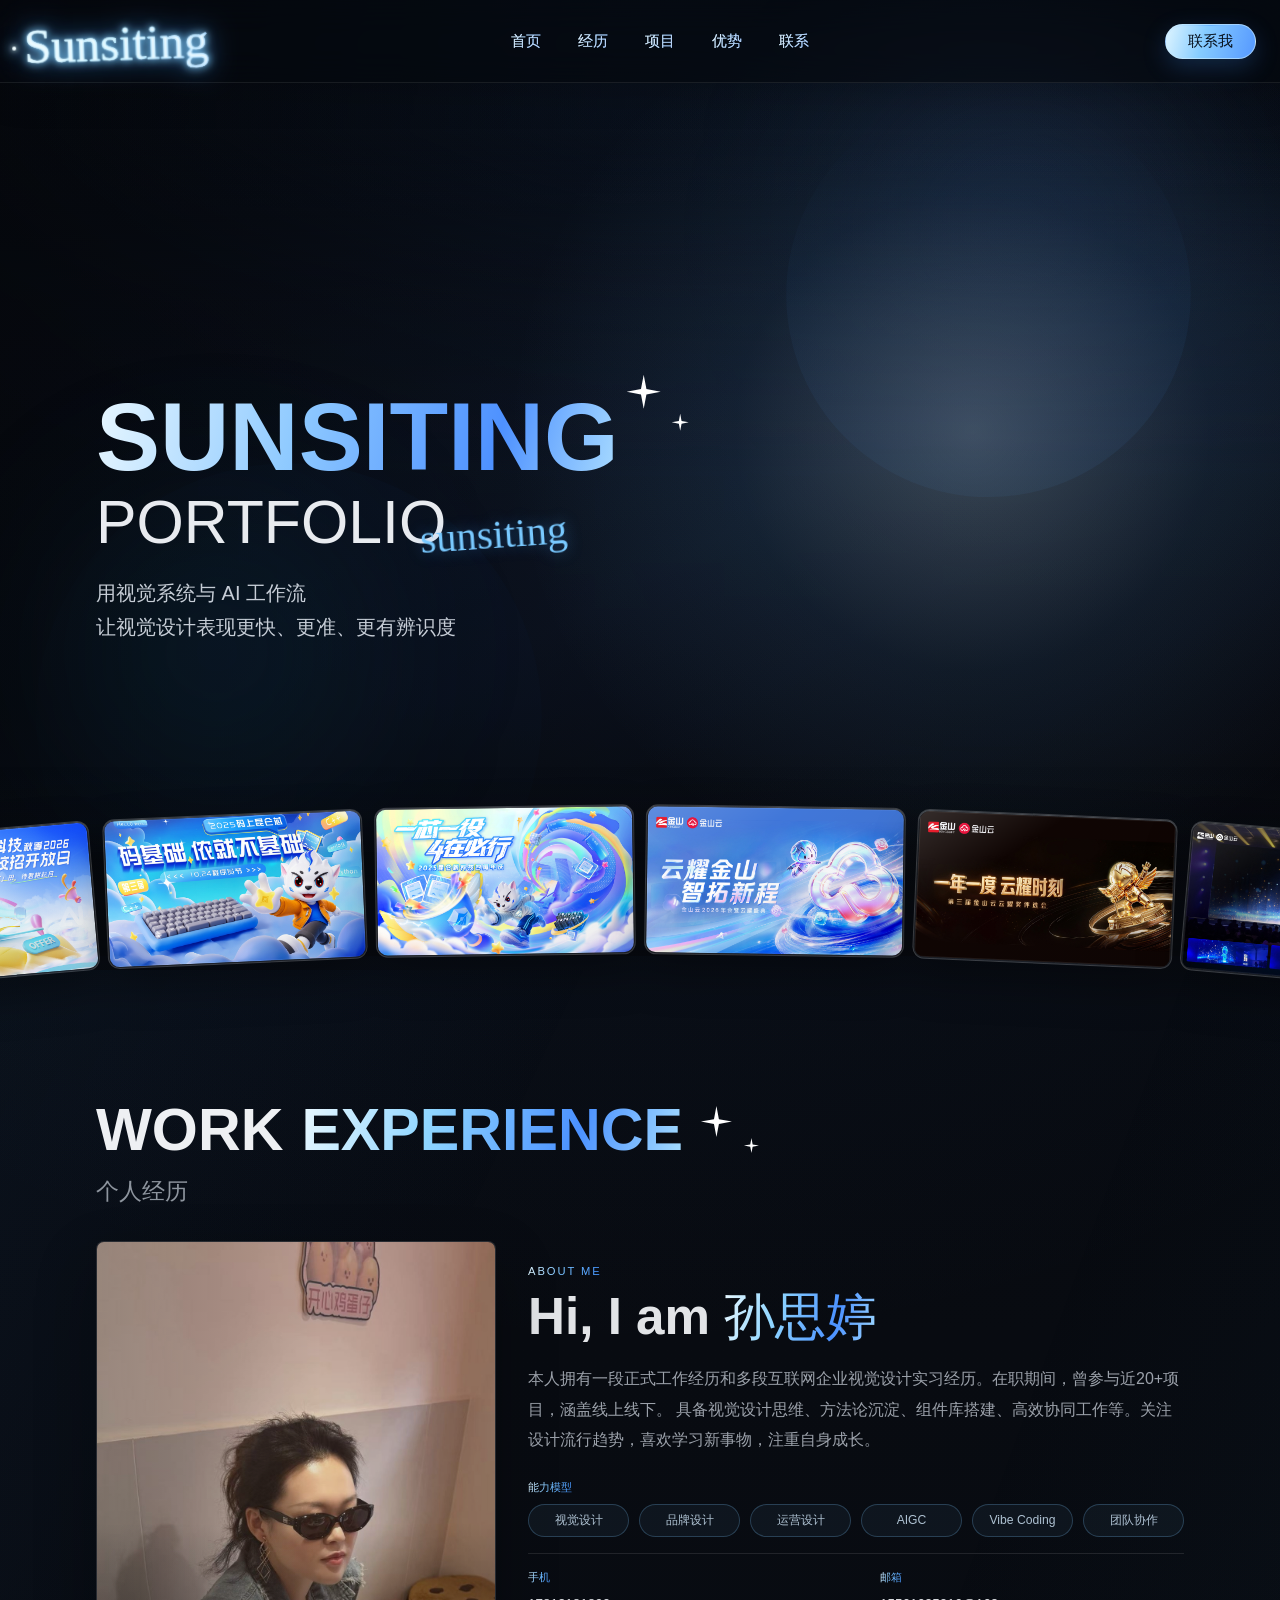
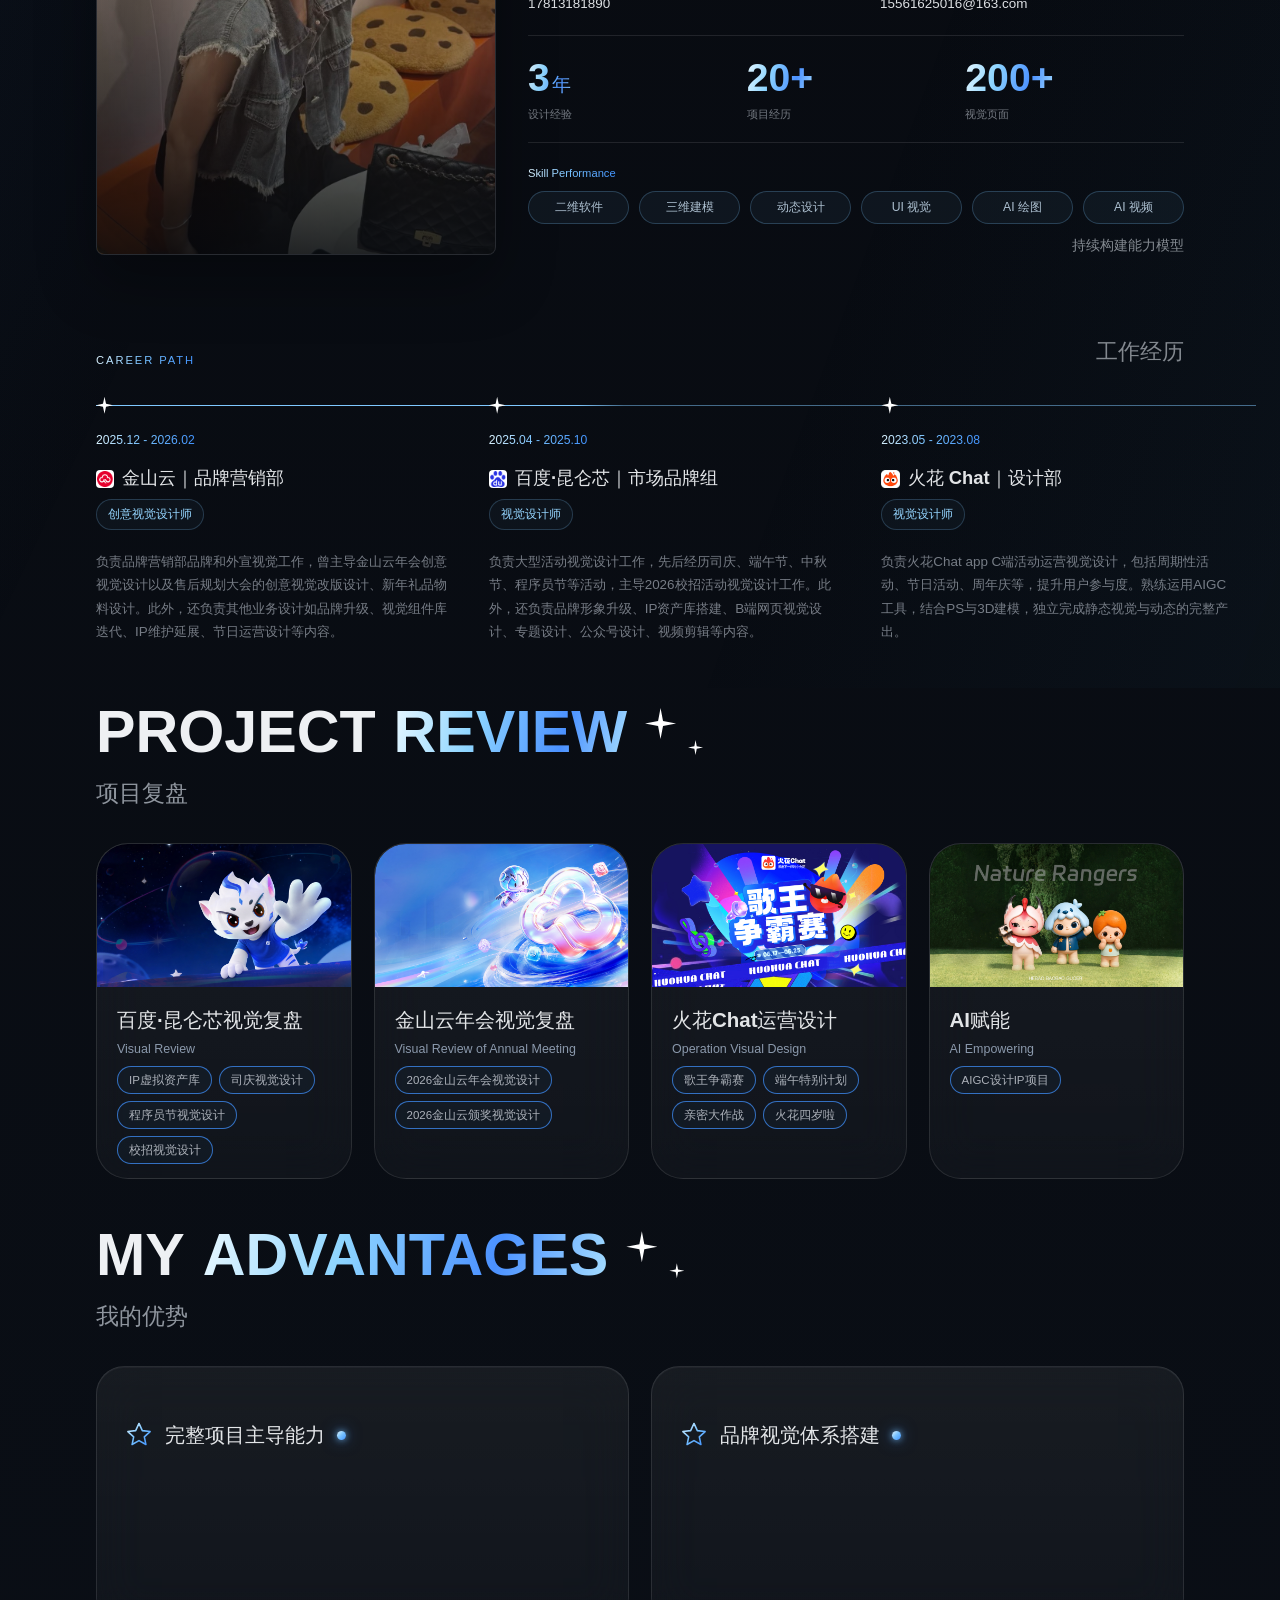
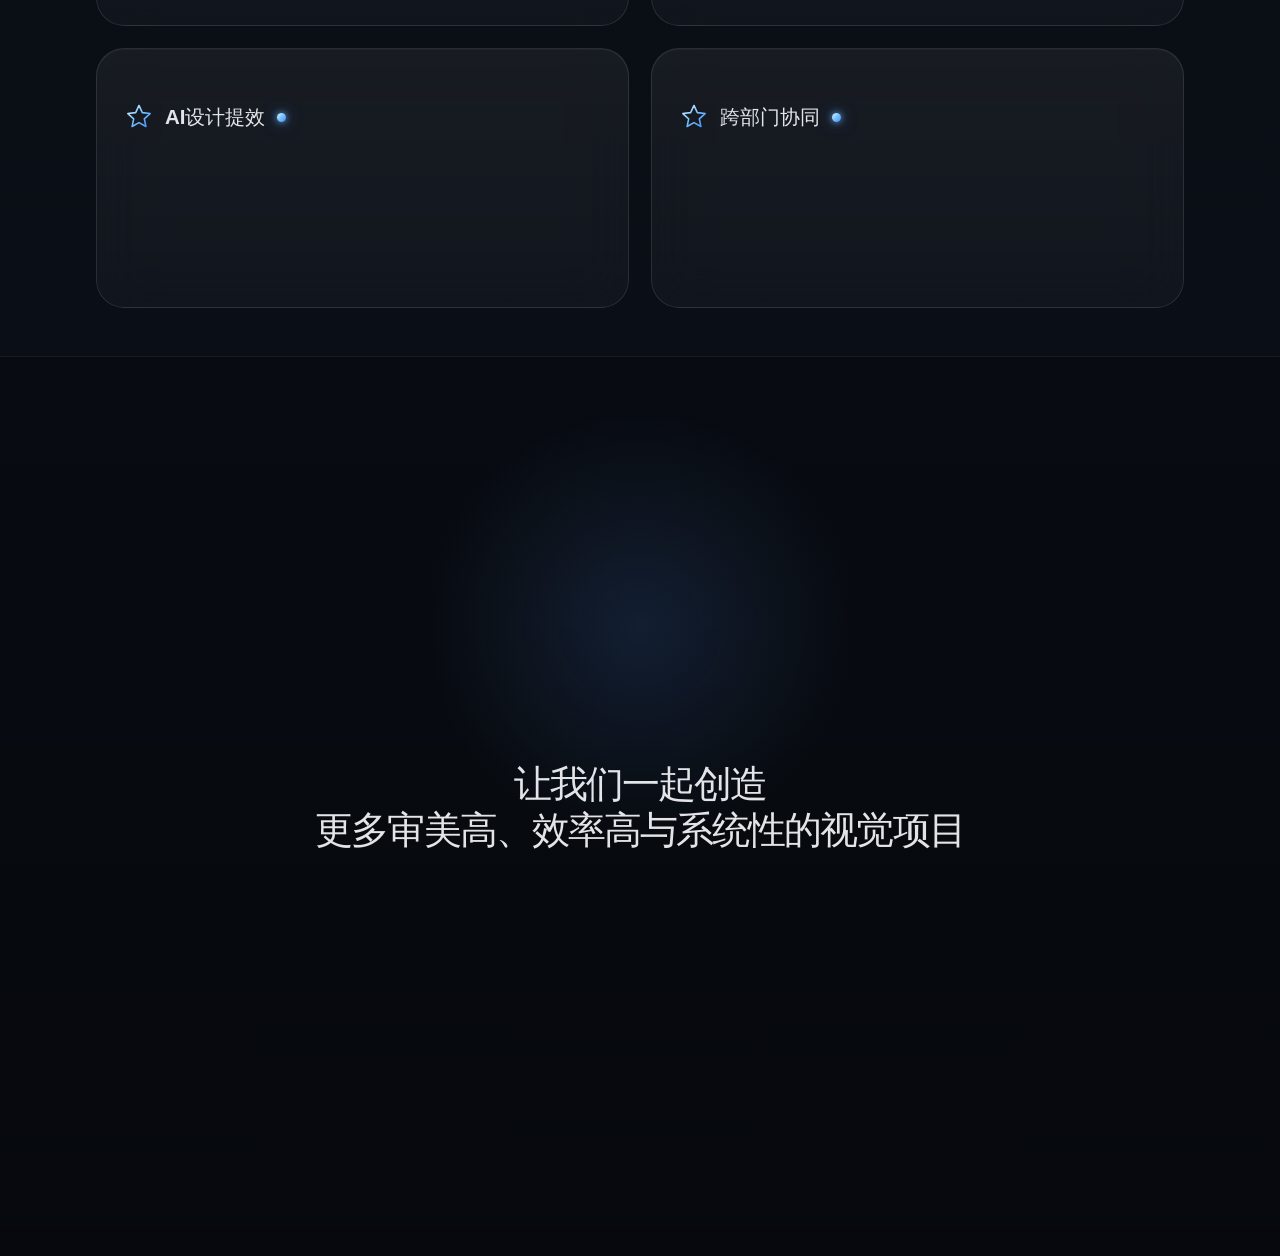
<file: index.html>
<!doctype html>
<html lang="zh-CN">
  <head>
    <meta charset="UTF-8" />
    <meta name="viewport" content="width=device-width, initial-scale=1.0" />
    <title>孙思婷｜作品集</title>
    <meta
      name="description"
      content="视觉设计师、品牌设计师、运营设计师、AI设计师孙思婷的个人作品集。"
    />
    <style>
      :root {
        --font-cn: "Noto Sans SC", "PingFang SC", "Hiragino Sans GB", "Microsoft YaHei", "Segoe UI", sans-serif;
        --font-en: "Segoe UI", "Helvetica Neue", Arial, sans-serif;
      }

      html, body {
        font-family: var(--font-cn);
      }

      body {
        -webkit-font-smoothing: antialiased;
        -moz-osx-font-smoothing: grayscale;
      }

      .contact-details {
        display: none !important;
      }

      .contact-layout {
        grid-template-columns: 1fr !important;
        justify-items: center;
      }

      .contact-copy {
        text-align: center;
      }

      .contact-copy h2 span:nth-child(3) {
        display: none !important;
      }

    </style>
    <script type="module" crossorigin src="/assets/index-Bw6V44PC.js"></script>
    <link rel="stylesheet" crossorigin href="/assets/index-bKSvauo7.css">
  </head>
  <body>
    <div id="root"></div>
    <script>
      var style = document.createElement('style');
      style.textContent = '.project-card { cursor: pointer; } .project-tags .is-hidden-by-request { display: none; } .project-hover-gallery.is-project-4 .project-hover-gallery-inner { justify-content: flex-end; transform: none !important; } .project-hover-gallery.is-project-4 .project-preview-item:nth-child(2) { display: none; }';
      document.head.appendChild(style);

      var hideSkillTag = function () {
        document.querySelectorAll('.project-tags .specular-pill').forEach(function (tag) {
          if (tag.textContent.trim() === 'Skill沉淀') tag.classList.add('is-hidden-by-request');
        });
      };

      var updateContactCopy = function () {
        var lines = document.querySelectorAll('.contact-copy h2 span');
        if (lines.length > 1 && lines[1].textContent !== '更多审美高、效率高与系统性的视觉项目') {
          lines[1].textContent = '更多审美高、效率高与系统性的视觉项目';
        }
      };

      var timers = new WeakMap();
      var setupProjectZone = function (zone) {
        if (zone.dataset.hoverDelayReady) return;
        zone.dataset.hoverDelayReady = 'true';

        zone.addEventListener('pointerleave', function (event) {
          var lockedUntil = Number(zone.dataset.lockedUntil || 0);
          if (Date.now() >= lockedUntil) return;
          event.stopPropagation();
        });

        var detailPreview = zone.querySelector('.project-preview-item:first-of-type img');
        if (detailPreview && !detailPreview.dataset.detailLinkReady) {
          detailPreview.dataset.detailLinkReady = 'true';
          detailPreview.addEventListener('click', function (event) {
            event.preventDefault();
            event.stopPropagation();
            window.location.href = 'kunlun-ip-detail.html';
          });
        }

        zone.addEventListener('pointerenter', function () {
          zone.querySelectorAll('.project-card').forEach(function (card) {
            if (card.dataset.hoverDelayReady) return;
            card.dataset.hoverDelayReady = 'true';
            card.addEventListener('pointerleave', function () {
              var timer = setTimeout(function () {
                zone.dataset.lockedUntil = '0';
                zone.dispatchEvent(new PointerEvent('pointerleave', { bubbles: false }));
              }, 10000);
              timers.set(card, timer);
              zone.dataset.lockedUntil = String(Date.now() + 10000);
            });
            card.addEventListener('pointerenter', function () {
              clearTimeout(timers.get(card));
              zone.dataset.lockedUntil = '0';
            });
            card.addEventListener('click', function () {
              clearTimeout(timers.get(card));
              zone.dataset.lockedUntil = String(Date.now() + 10000);
            });
          });

        });
      };

      new MutationObserver(function () {
        hideSkillTag();
        updateContactCopy();
        document.querySelectorAll('.project-interaction-zone').forEach(setupProjectZone);
      }).observe(document.body, { childList: true, subtree: true });
      hideSkillTag();
      updateContactCopy();

      document.addEventListener('click', function (event) {
        var anniversaryHero = event.target.closest('.hero-float-card:nth-of-type(4)');
        if (anniversaryHero) {
          event.preventDefault();
          event.stopPropagation();
          window.location.href = 'anniversary-detail.html';
          return;
        }

        var programmerHero = event.target.closest('.hero-float-card:nth-of-type(3)');
        if (programmerHero) {
          event.preventDefault();
          event.stopPropagation();
          window.location.href = 'programmer-day-detail.html';
          return;
        }

        var recruitmentHero = event.target.closest('.hero-float-card:nth-of-type(2)');
        if (recruitmentHero) {
          event.preventDefault();
          event.stopPropagation();
          window.location.href = 'campus-recruitment-detail.html';
          return;
        }

        var aigcTag = event.target.closest('.project-tags .specular-pill');
        if (aigcTag && aigcTag.textContent.trim() === 'AIGC设计IP项目') {
          event.preventDefault();
          event.stopPropagation();
          window.location.href = 'aigc-ip-detail.html';
          return;
        }

        var operationTag = event.target.closest('.project-tags .specular-pill');
        var operationCards = document.querySelectorAll('.project-card');
        if (operationTag && operationCards[2] === operationTag.closest('.project-card') && ['歌王争霸赛', '端午特别计划', '亲密大作战', '火花四岁啦'].indexOf(operationTag.textContent.trim()) !== -1) {
          event.preventDefault();
          event.stopPropagation();
          window.location.href = 'huohua-operation-detail.html';
          return;
        }

        var annualHero = event.target.closest('.hero-float-card:nth-of-type(5), .hero-float-card:nth-of-type(6)');
        if (annualHero) {
          event.preventDefault();
          event.stopPropagation();
          window.location.href = 'kingsoft-annual-detail.html';
          return;
        }

        var assetTag = event.target.closest('.project-card:first-of-type .project-tags .specular-pill');
        var projectCards = document.querySelectorAll('.project-card');
        if (assetTag && projectCards[0] === assetTag.closest('.project-card') && assetTag.textContent.trim() === 'IP虚拟资产库') {
          event.preventDefault();
          event.stopPropagation();
          window.location.href = 'kunlun-ip-detail.html';
          return;
        }

        var programmerTag = event.target.closest('.project-tags .specular-pill');
        if (programmerTag && projectCards[0] === programmerTag.closest('.project-card') && programmerTag.textContent.trim() === '程序员节视觉设计') {
          event.preventDefault();
          event.stopPropagation();
          window.location.href = 'programmer-day-detail.html';
          return;
        }

        var recruitmentTag = event.target.closest('.project-tags .specular-pill');
        if (recruitmentTag && projectCards[0] === recruitmentTag.closest('.project-card') && recruitmentTag.textContent.trim() === '校招视觉设计') {
          event.preventDefault();
          event.stopPropagation();
          window.location.href = 'campus-recruitment-detail.html';
          return;
        }

        var annualTag = event.target.closest('.project-tags .specular-pill');
        if (annualTag && projectCards[1] === annualTag.closest('.project-card') && (annualTag.textContent.trim() === '2026金山云年会视觉设计' || annualTag.textContent.trim() === '2026金山云颁奖视觉设计')) {
          event.preventDefault();
          event.stopPropagation();
          window.location.href = 'kingsoft-annual-detail.html';
          return;
        }

        var anniversaryTag = event.target.closest('.project-card:first-of-type .project-tags .specular-pill');
        if (anniversaryTag && projectCards[0] === anniversaryTag.closest('.project-card') && anniversaryTag.textContent.trim() === '司庆视觉设计') {
          event.preventDefault();
          event.stopPropagation();
          window.location.href = 'anniversary-detail.html';
          return;
        }

        var preview = event.target.closest('.project-preview-item');
        var previews = document.querySelectorAll('.project-preview-item');
        if (!preview) return;
        event.preventDefault();
        event.stopPropagation();
        var previewText = preview.textContent.trim();
        if (previewText.indexOf('AIGC设计IP项目') !== -1) window.location.href = 'aigc-ip-detail.html';
        else if (previewText.indexOf('歌王争霸赛') !== -1 || previewText.indexOf('端午特别计划') !== -1 || previewText.indexOf('亲密大作战') !== -1 || previewText.indexOf('火花四岁啦') !== -1) window.location.href = 'huohua-operation-detail.html';
        else if (previewText.indexOf('校招视觉设计') !== -1) window.location.href = 'campus-recruitment-detail.html';
        else if (previewText.indexOf('程序员节视觉设计') !== -1) window.location.href = 'programmer-day-detail.html';
        else if (previewText.indexOf('司庆视觉设计') !== -1) window.location.href = 'anniversary-detail.html';
        else if (previewText.indexOf('2026金山云年会视觉设计') !== -1 || previewText.indexOf('2026金山云颁奖视觉设计') !== -1) window.location.href = 'kingsoft-annual-detail.html';
        else if (previewText.indexOf('IP虚拟资产库') !== -1) window.location.href = 'kunlun-ip-detail.html';
        else return;
      }, true);
    </script>
  </body>
</html>
</file>
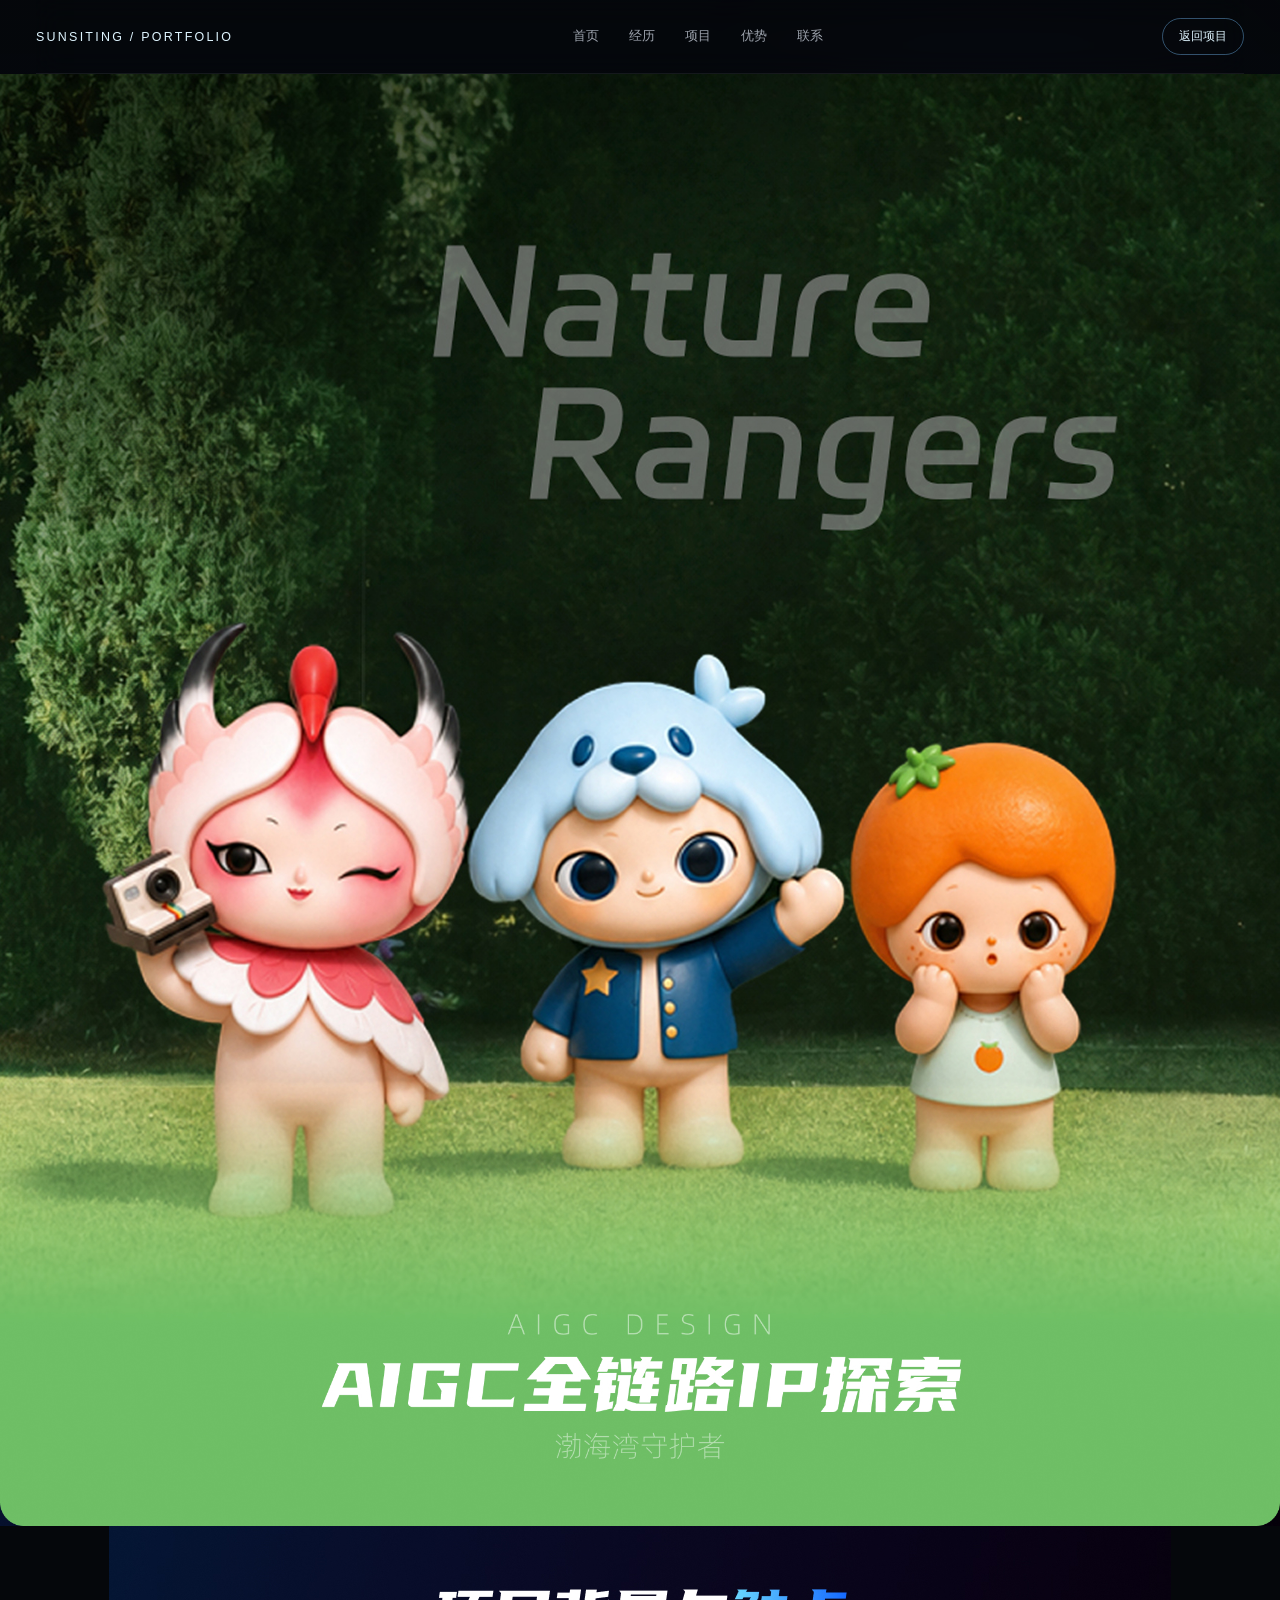
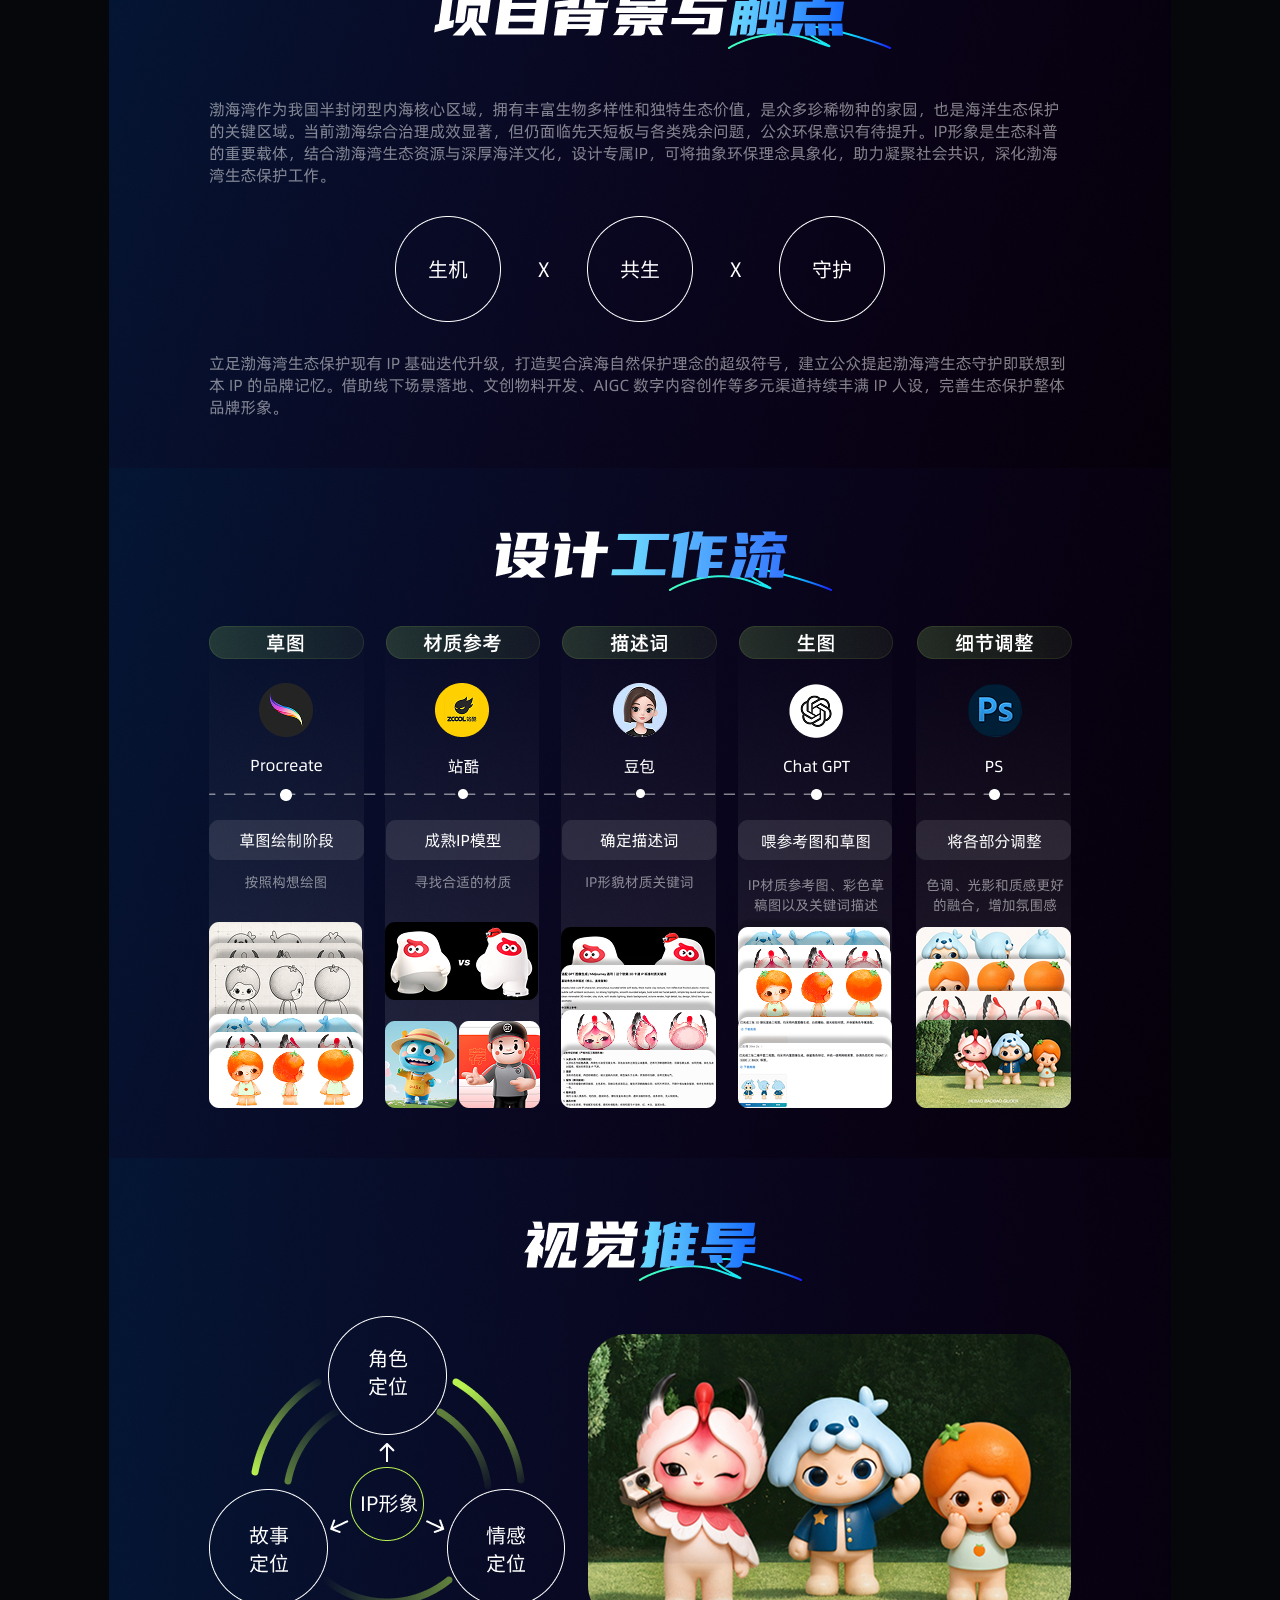
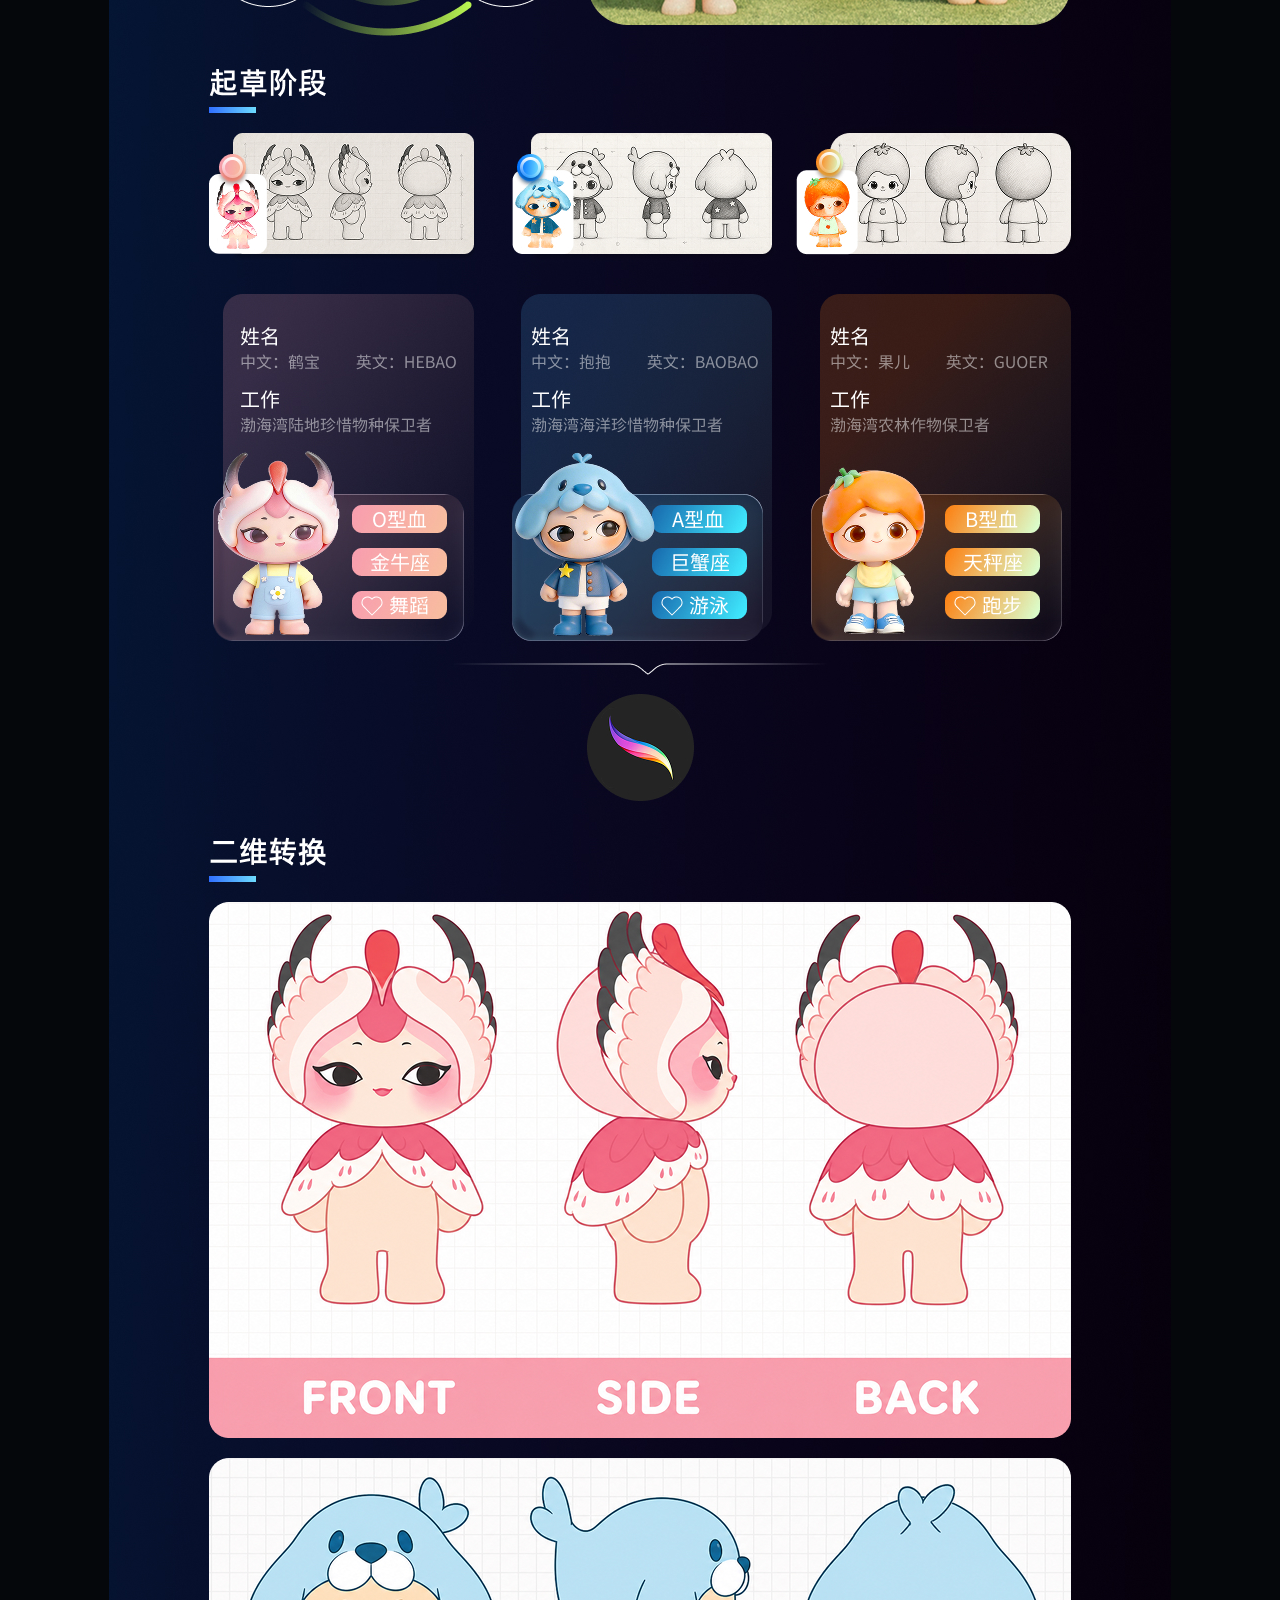
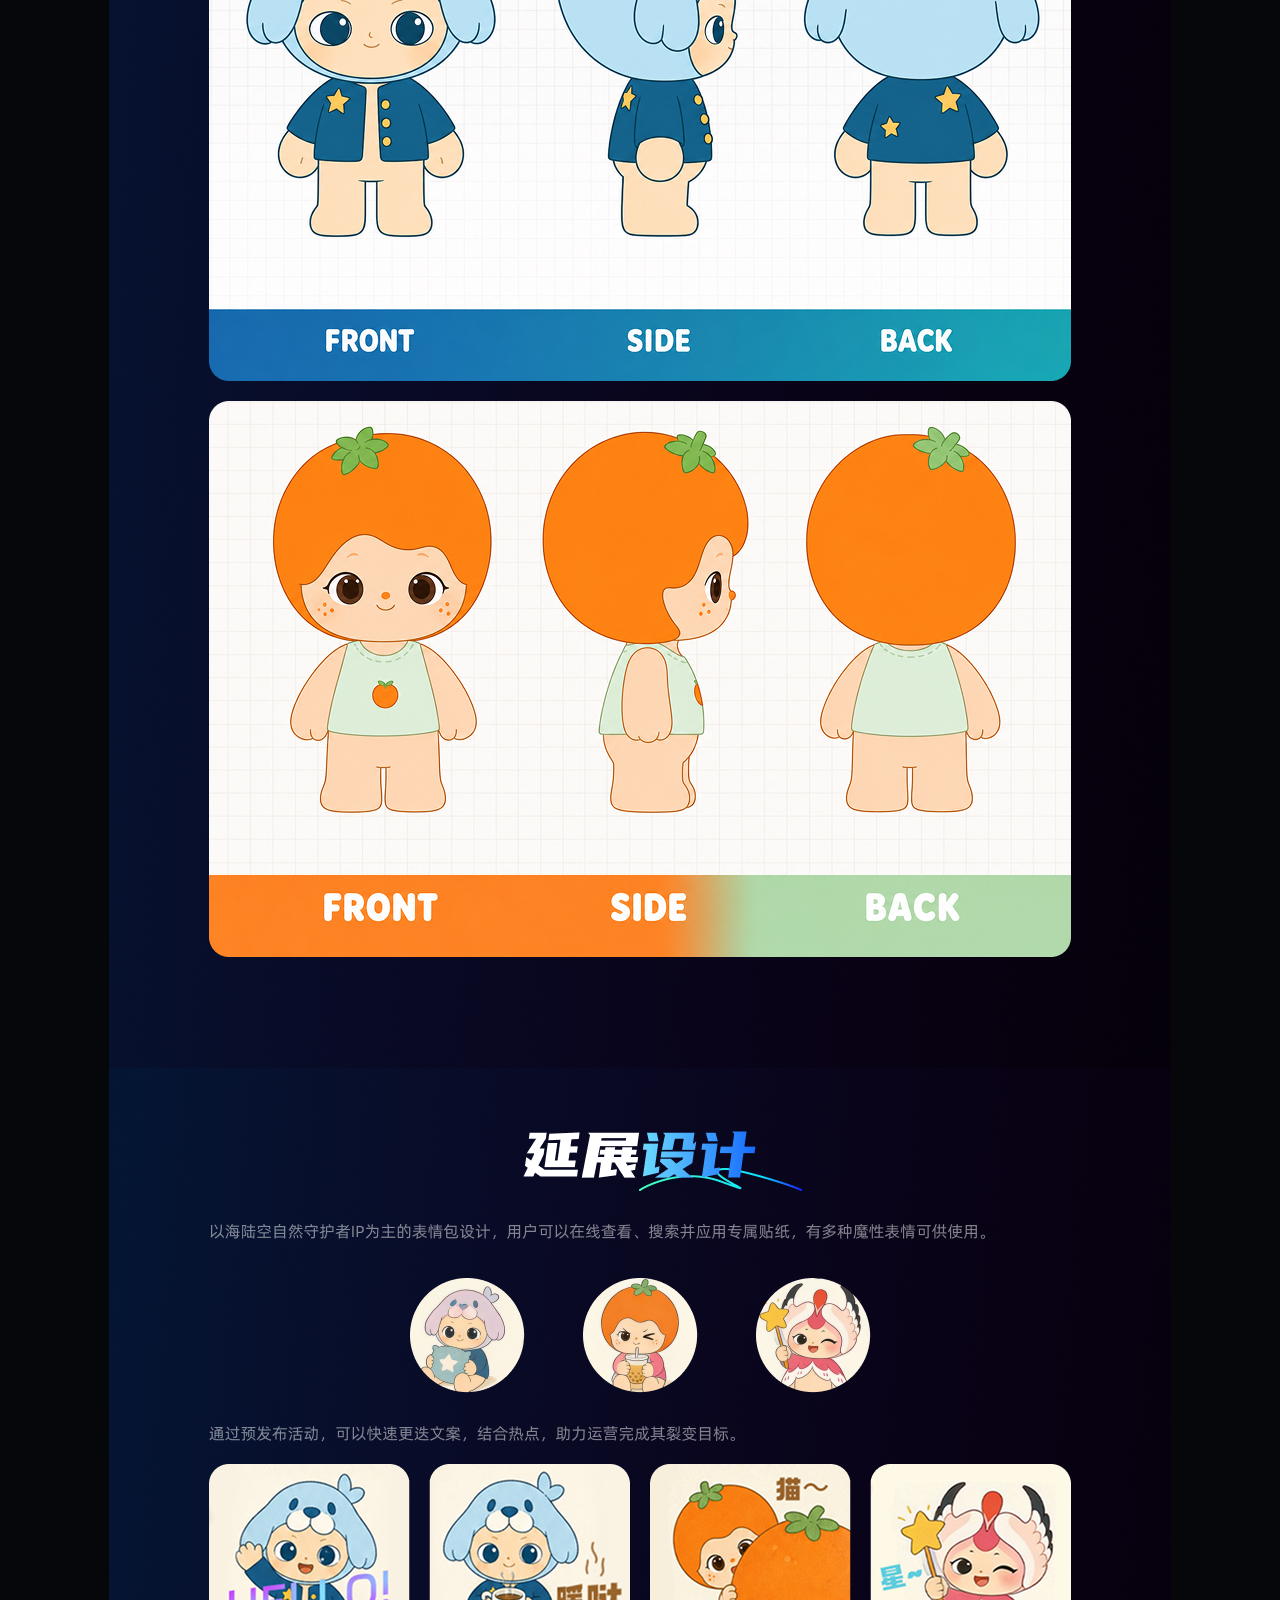
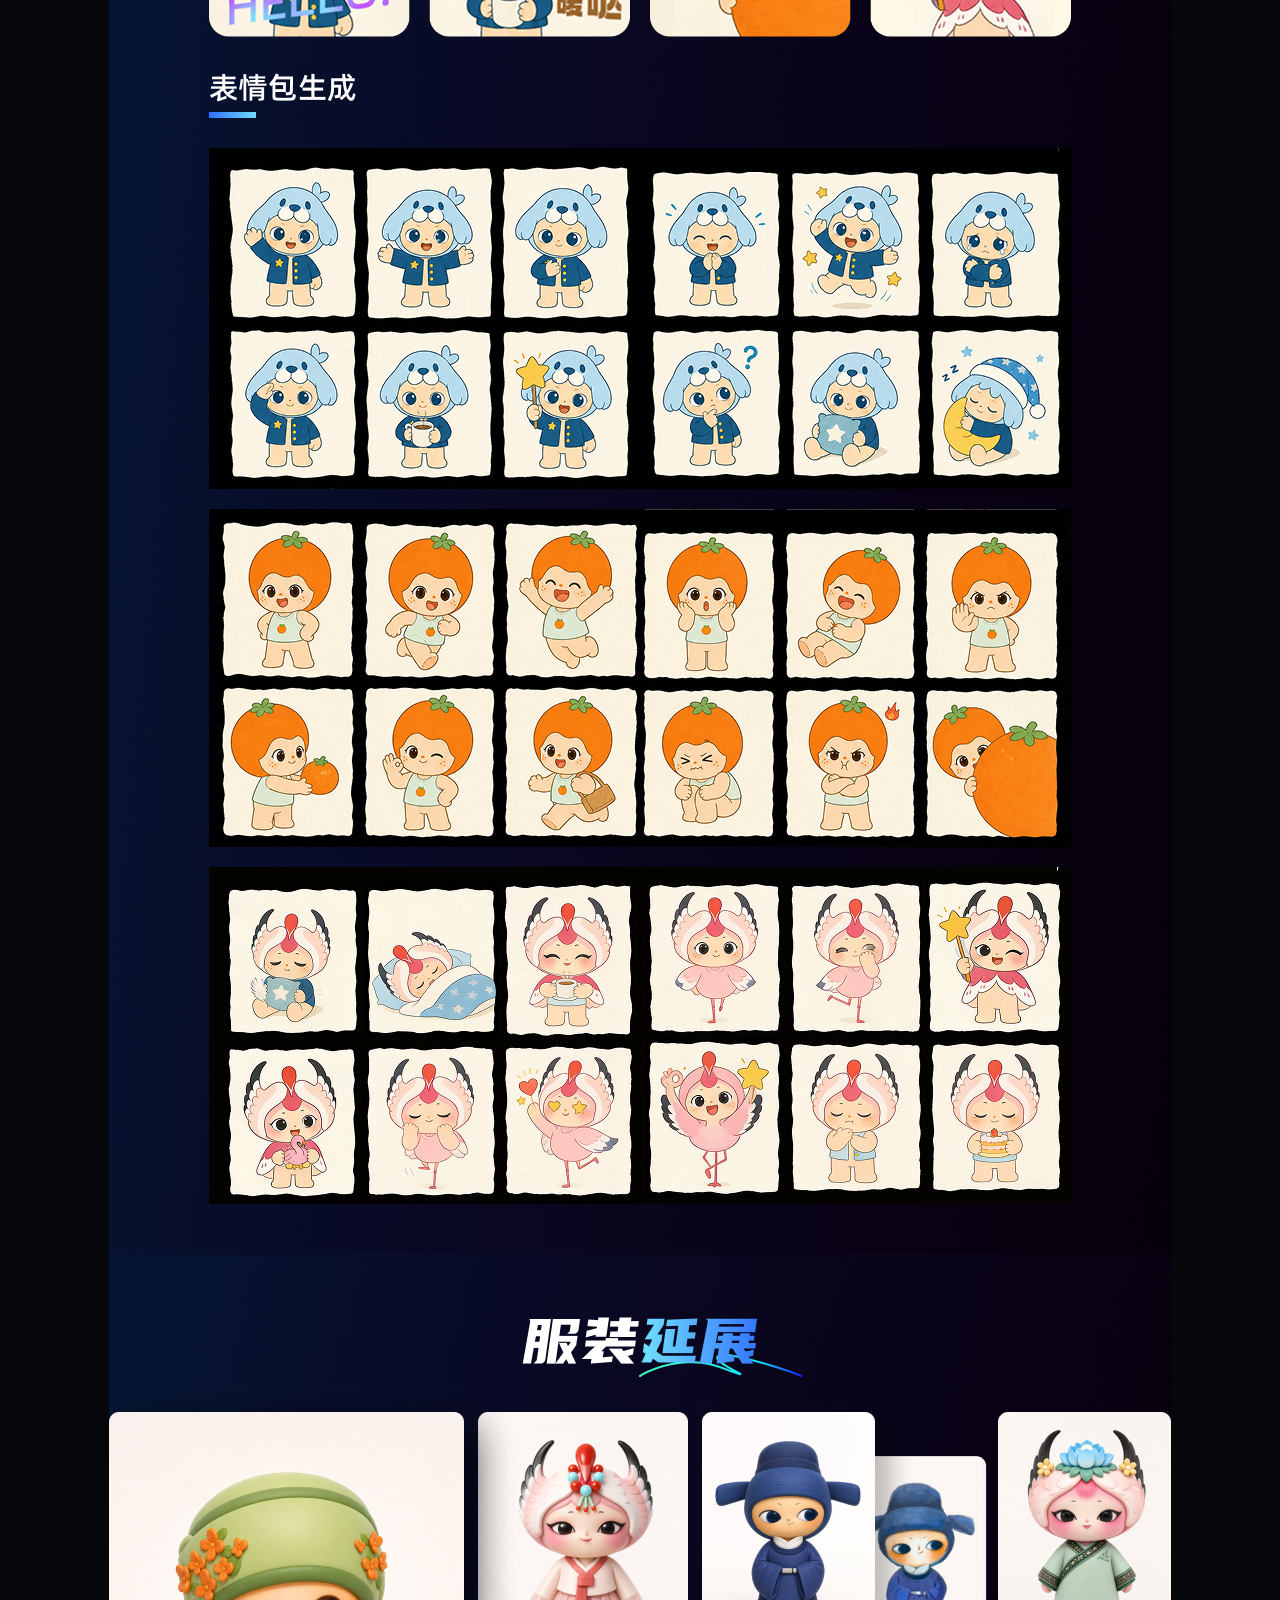
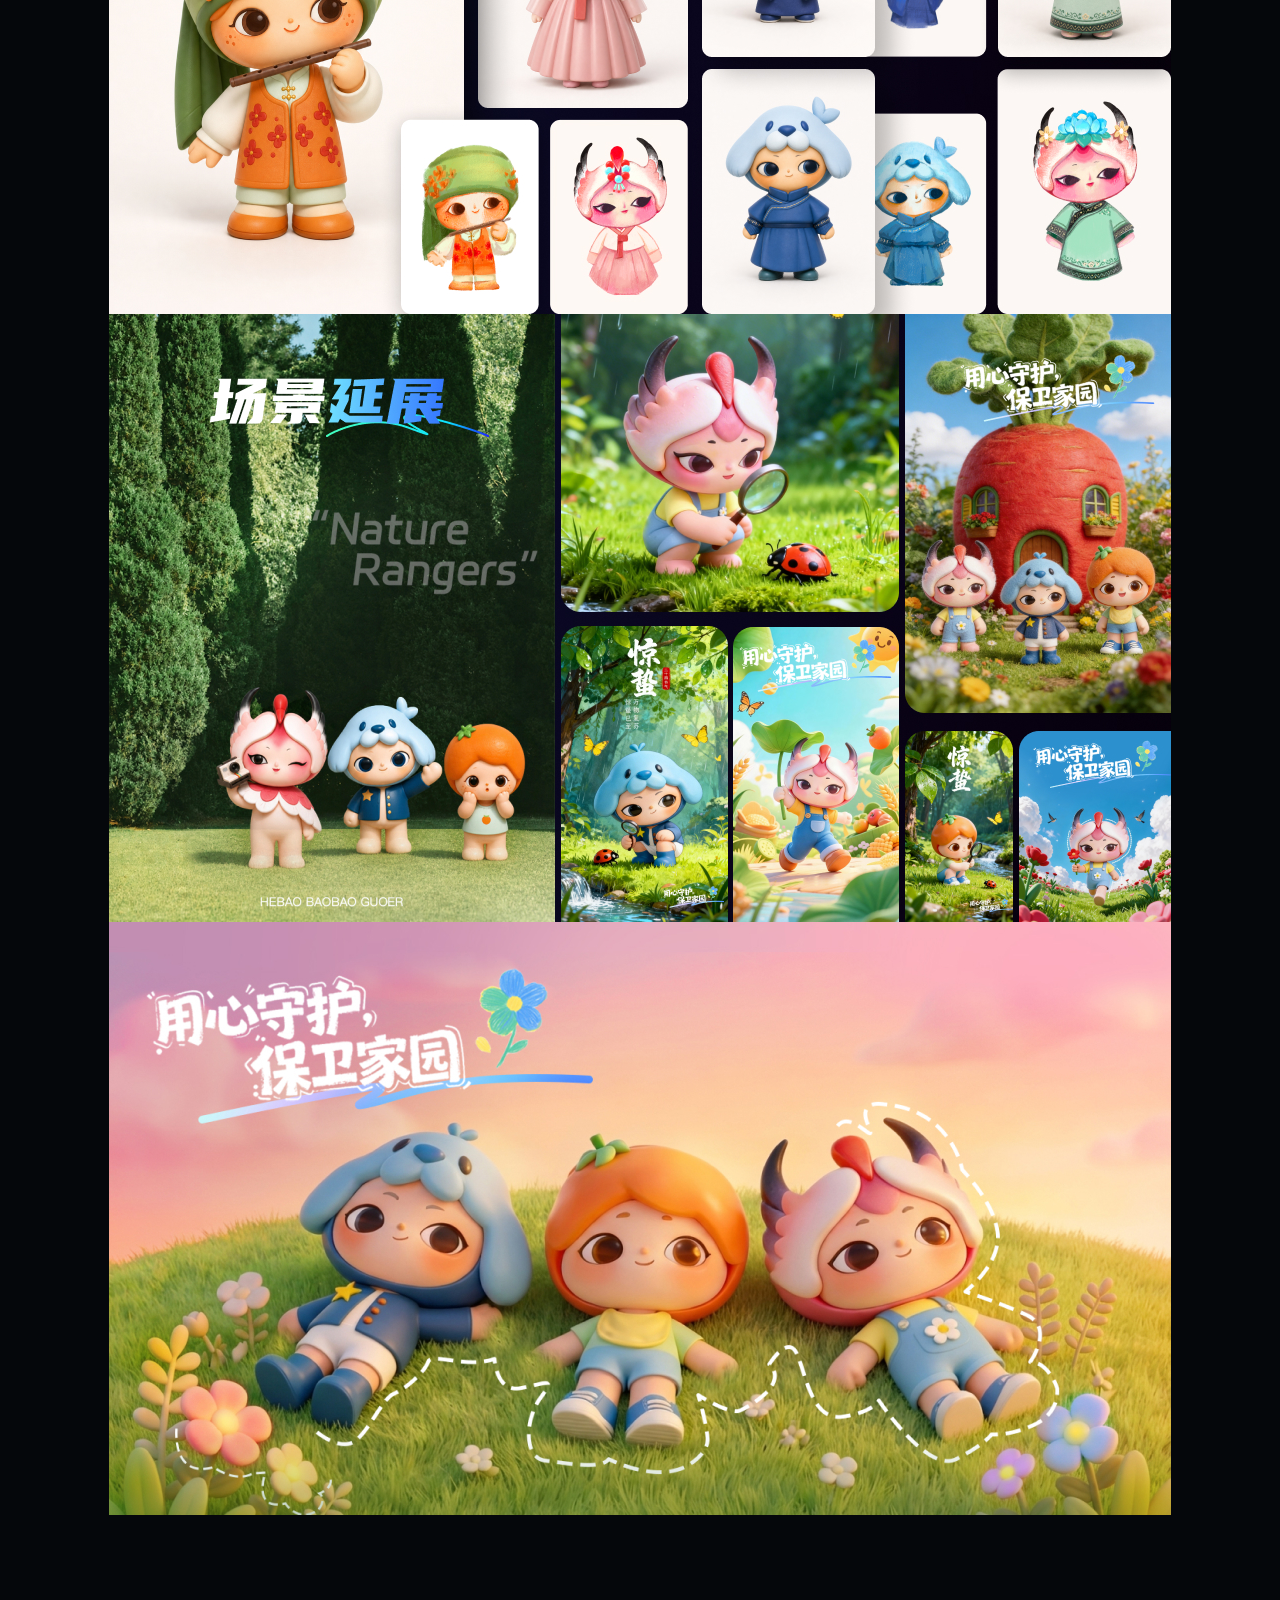
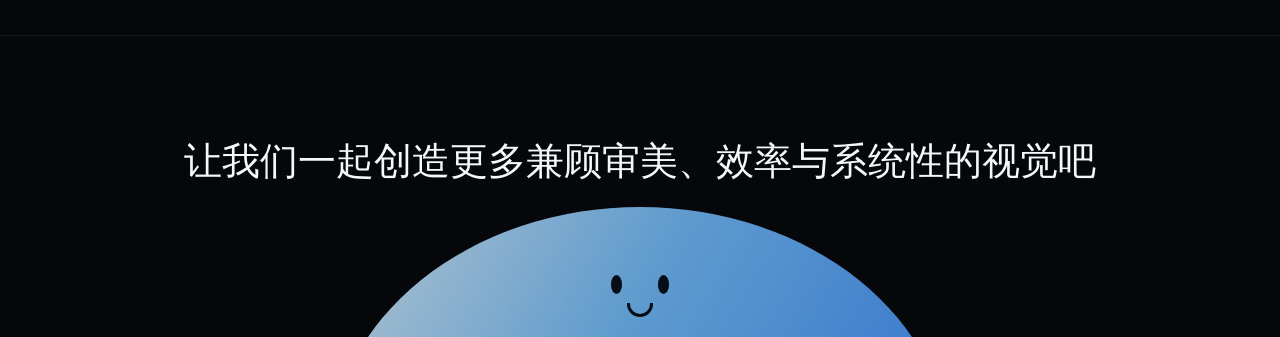
<file: aigc-ip-detail.html>
<!doctype html>
<html lang="zh-CN">
  <head>
    <meta charset="UTF-8" />
    <meta name="viewport" content="width=device-width, initial-scale=1.0" />
    <title>AIGC设计IP项目｜孙思婷作品集</title>
    <style>
      :root { color-scheme: dark; font-family: "Manrope", "Noto Sans SC", "PingFang SC", sans-serif; background: #05070b; color: #f5f7fa; }
      * { box-sizing: border-box; }
      html { scroll-behavior: smooth; }
      body { margin: 0; min-width: 320px; background: #05070b; }
      a { color: inherit; text-decoration: none; }
      .page-shell { position: relative; min-height: 100vh; overflow: hidden; isolation: isolate; }
      .page-shell::before, .page-shell::after { content: ""; position: fixed; z-index: -1; width: 34vw; height: 34vw; border-radius: 50%; filter: blur(90px); pointer-events: none; }
      .page-shell::before { top: 8%; right: 5%; background: #5482d52e; }
      .page-shell::after { bottom: 18%; left: 3%; background: #1475a71f; }
      .background-video { position: fixed; z-index: -2; inset: 0; width: 100%; height: 100%; object-fit: cover; opacity: .22; pointer-events: none; }
      .background-wash { position: fixed; z-index: -1; inset: 0; background: linear-gradient(180deg, #05070bdb 0%, #080b1199 42%, #05070be8 100%); pointer-events: none; }
      .nav { position: sticky; top: 0; z-index: 10; display: flex; align-items: center; justify-content: space-between; width: min(1700px, calc(100% - 72px)); margin: 0 auto; padding: 18px 0; border-bottom: 1px solid #ffffff12; backdrop-filter: blur(14px); }
      .brand { font-size: .78rem; letter-spacing: .18em; color: #dff5ff; }
      .nav-links { display: flex; gap: 30px; color: #d9e1edb8; font-size: .8rem; }
      .nav-links a { transition: color .2s ease, transform .2s ease, text-shadow .2s ease; }
      .nav-links a:hover { color: #78c2ff; transform: translateY(-3px); text-shadow: 0 0 12px #4092ff99; }
      .back-link { padding: 9px 16px; border: 1px solid #78c2ff66; border-radius: 999px; color: #dff5ff; font-size: .78rem; }
      .gallery { display: grid; gap: 0; width: min(1062px, calc(100% - 40px)); margin: 0 auto; padding-bottom: 120px; }
      .gallery figure { margin: 0; overflow: hidden; border: 0; background: transparent; }
      .gallery figure:first-child { width: 100vw; margin-left: calc(50% - 50vw); }
      .gallery img { display: block; width: 100%; height: auto; }
      .contact { position: relative; padding: 100px 20px 150px; border-top: 1px solid #ffffff14; text-align: center; overflow: hidden; }
      .contact h2 { position: relative; z-index: 1; margin: 0; font-size: clamp(1.5rem, 3vw, 2.7rem); font-weight: 350; }
      .smile-arc { position: absolute; z-index: 0; bottom: -120px; left: 50%; width: min(620px, 70vw); height: 250px; border-radius: 50% 50% 0 0 / 100% 100% 0 0; transform: translateX(-50%); background: linear-gradient(120deg, #dff5ff, #78c2ff 46%, #4092ff); opacity: .8; }
      .face { position: absolute; top: 68px; left: 50%; transform: translateX(-50%); }
      .eyes { display: flex; justify-content: space-between; width: 58px; }
      .eyes i { width: 11px; height: 19px; border-radius: 50%; background: #07101b; animation: blink 3s ease-in-out 1s infinite; }
      .mouth { width: 26px; height: 14px; margin: 9px auto 0; border: 3px solid #07101b; border-top: 0; border-radius: 0 0 18px 18px; }
      @keyframes blink { 0%, 16%, 22%, 100% { transform: scaleY(1); } 18%, 20% { transform: scaleY(.1); } }
      @media (max-width: 700px) { .nav { width: calc(100% - 32px); } .nav-links { display: none; } .gallery { width: 100%; } }
      @media (prefers-reduced-motion: reduce) { .eyes i { animation: none; } html { scroll-behavior: auto; } }
    </style>
  </head>
  <body>
    <div class="page-shell">
      <video class="background-video" autoplay muted loop playsinline aria-hidden="true" src="/assets/hero-clouds.mp4"></video>
      <div class="background-wash"></div>
      <nav class="nav" aria-label="主导航">
        <a class="brand" href="index.html">SUNSITING / PORTFOLIO</a>
        <div class="nav-links"><a href="index.html#home">首页</a><a href="index.html#profile">经历</a><a href="index.html#projects">项目</a><a href="index.html#strengths">优势</a><a href="index.html#contact">联系</a></div>
        <a class="back-link" href="index.html#projects">返回项目</a>
      </nav>
      <main>
        <section class="gallery" aria-label="AIGC设计IP项目详情">
          <figure><img src="/assets/aigc-ip-detail/58.jpg" alt="AIGC设计IP项目主视觉" /></figure>
          <figure><img src="/assets/aigc-ip-detail/46.jpg" alt="AIGC设计IP项目详情 46" /></figure>
          <figure><img src="/assets/aigc-ip-detail/47.jpg" alt="AIGC设计IP项目详情 47" /></figure>
          <figure><img src="/assets/aigc-ip-detail/48.jpg" alt="AIGC设计IP项目详情 48" /></figure>
          <figure><img src="/assets/aigc-ip-detail/49.jpg" alt="AIGC设计IP项目详情 49" /></figure>
          <figure><img src="/assets/aigc-ip-detail/50.jpg" alt="AIGC设计IP项目详情 50" /></figure>
          <figure><img src="/assets/aigc-ip-detail/51.jpg" alt="AIGC设计IP项目详情 51" /></figure>
          <figure><img src="/assets/aigc-ip-detail/52.jpg" alt="AIGC设计IP项目详情 52" /></figure>
        </section>
      </main>
      <footer class="contact" id="contact">
        <div class="smile-arc"><div class="face"><div class="eyes"><i></i><i></i></div><div class="mouth"></div></div></div>
        <h2>让我们一起创造更多兼顾审美、效率与系统性的视觉吧</h2>
      </footer>
    </div>
  </body>
</html>
</file>
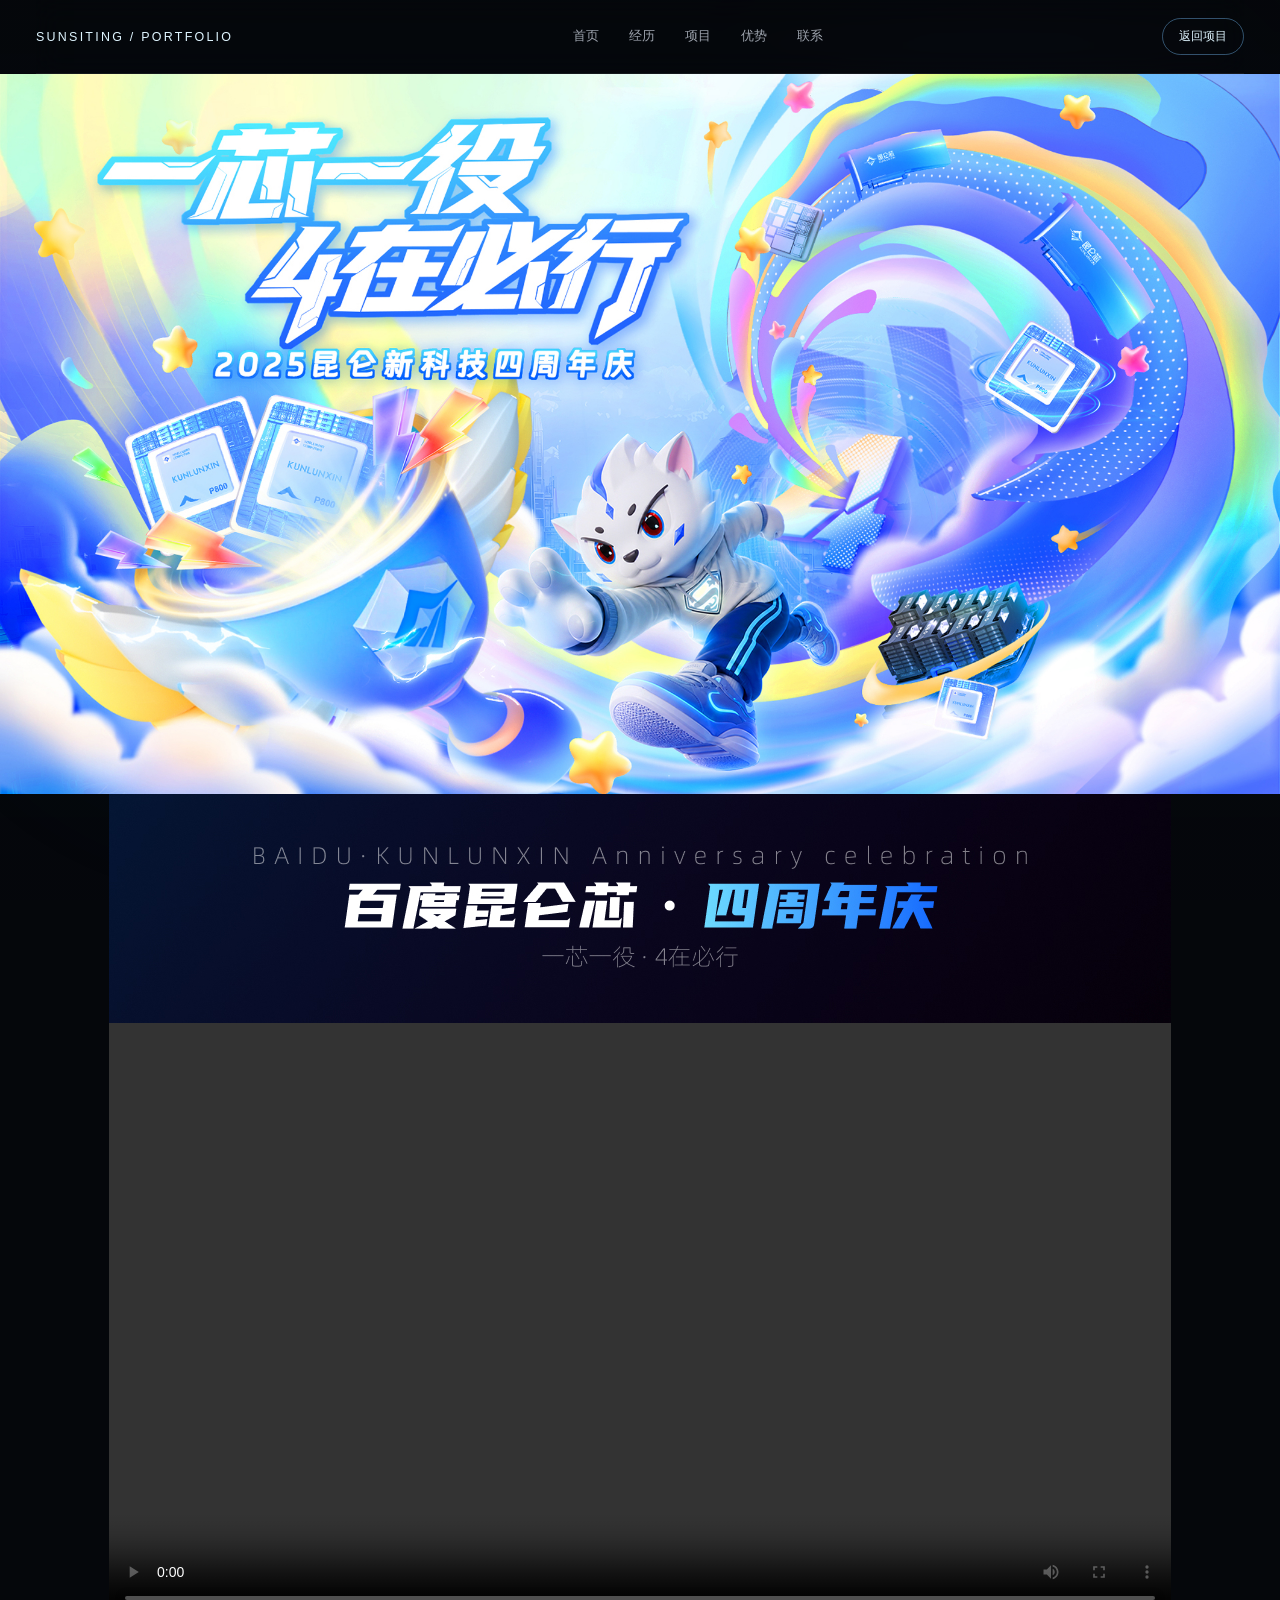
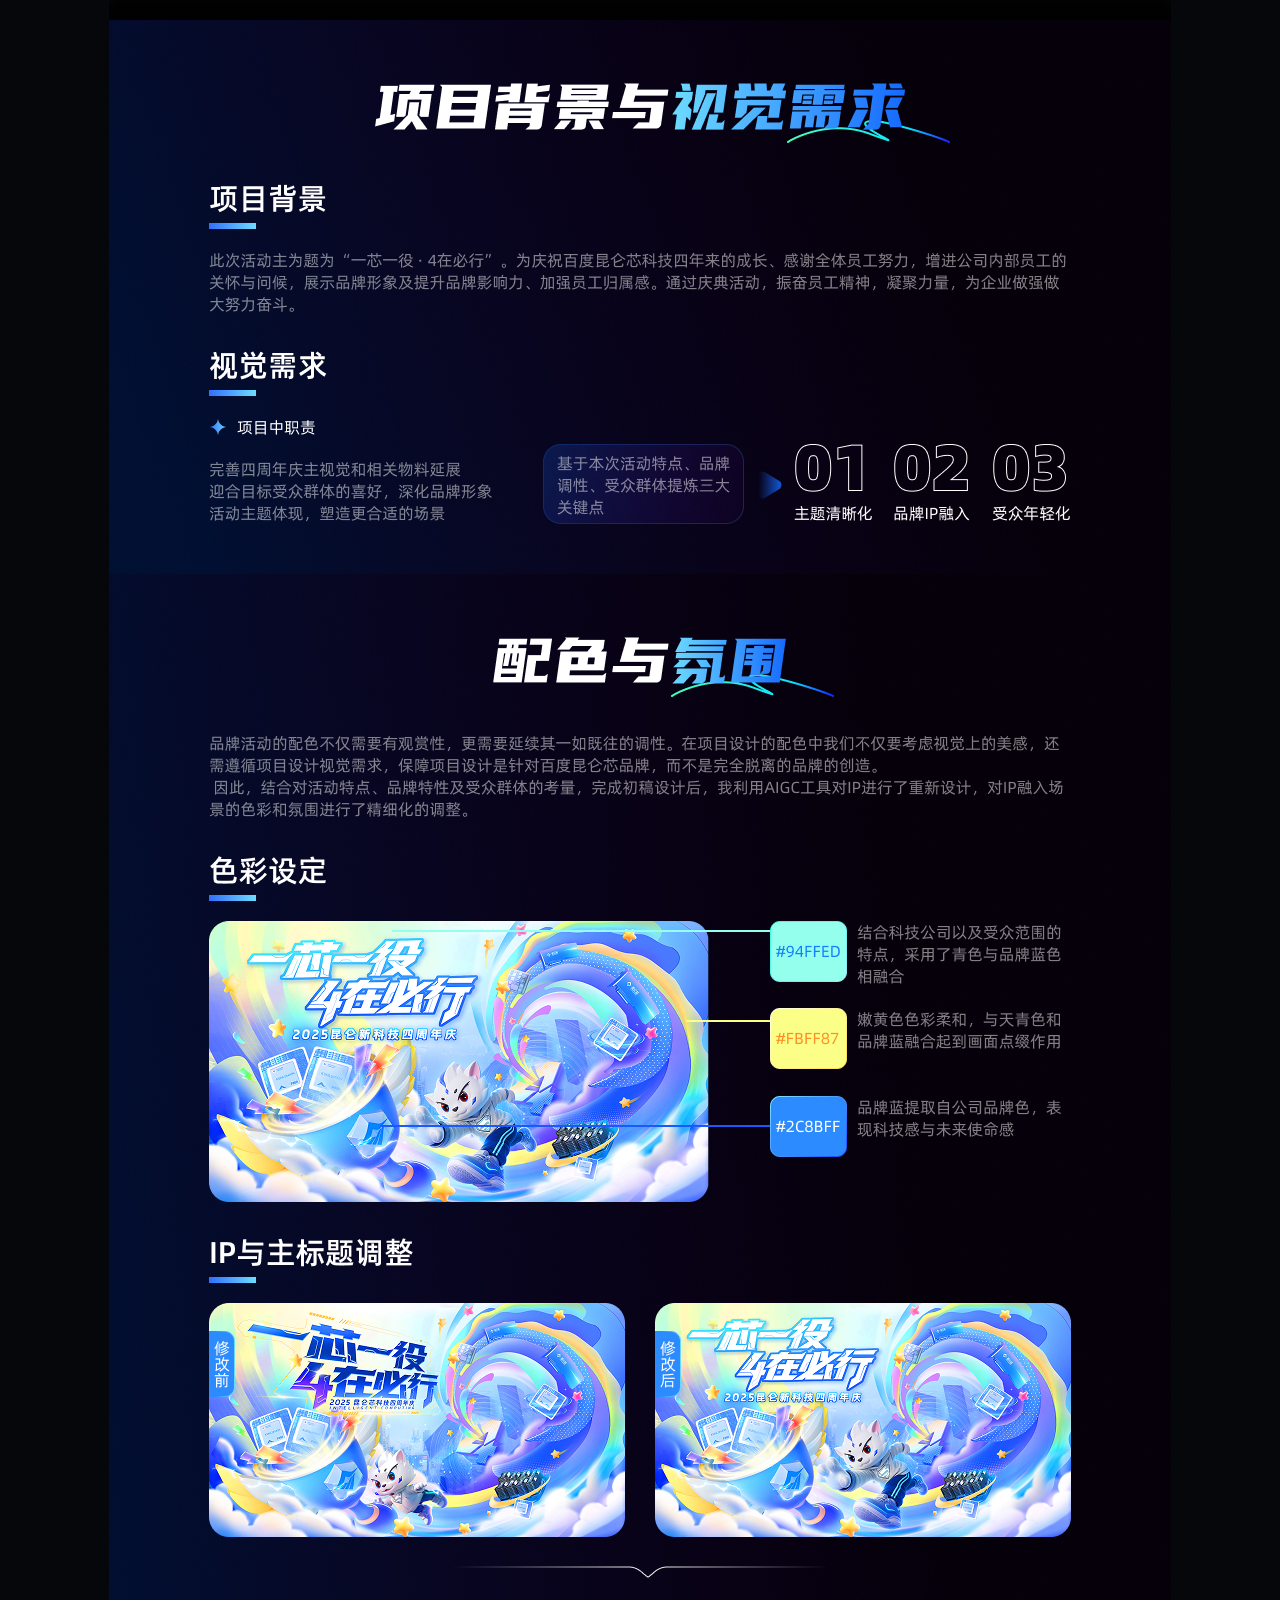
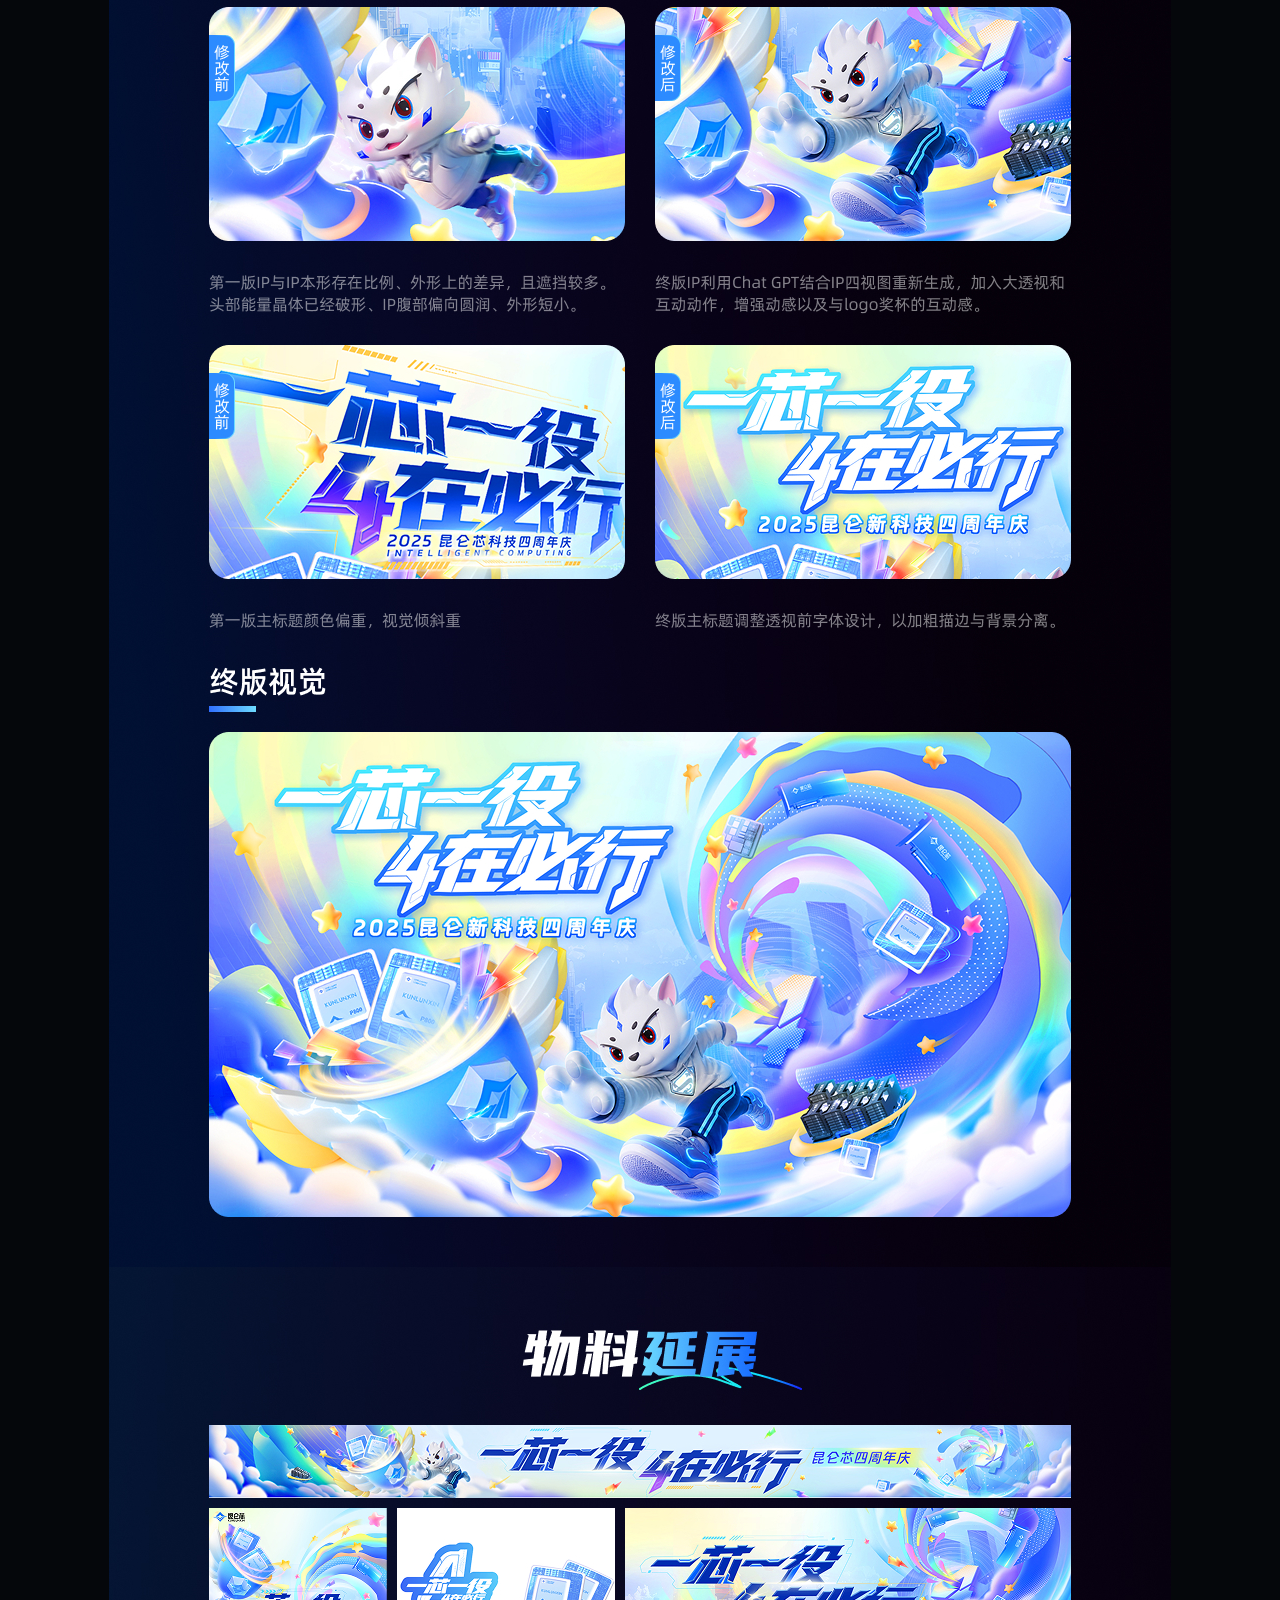
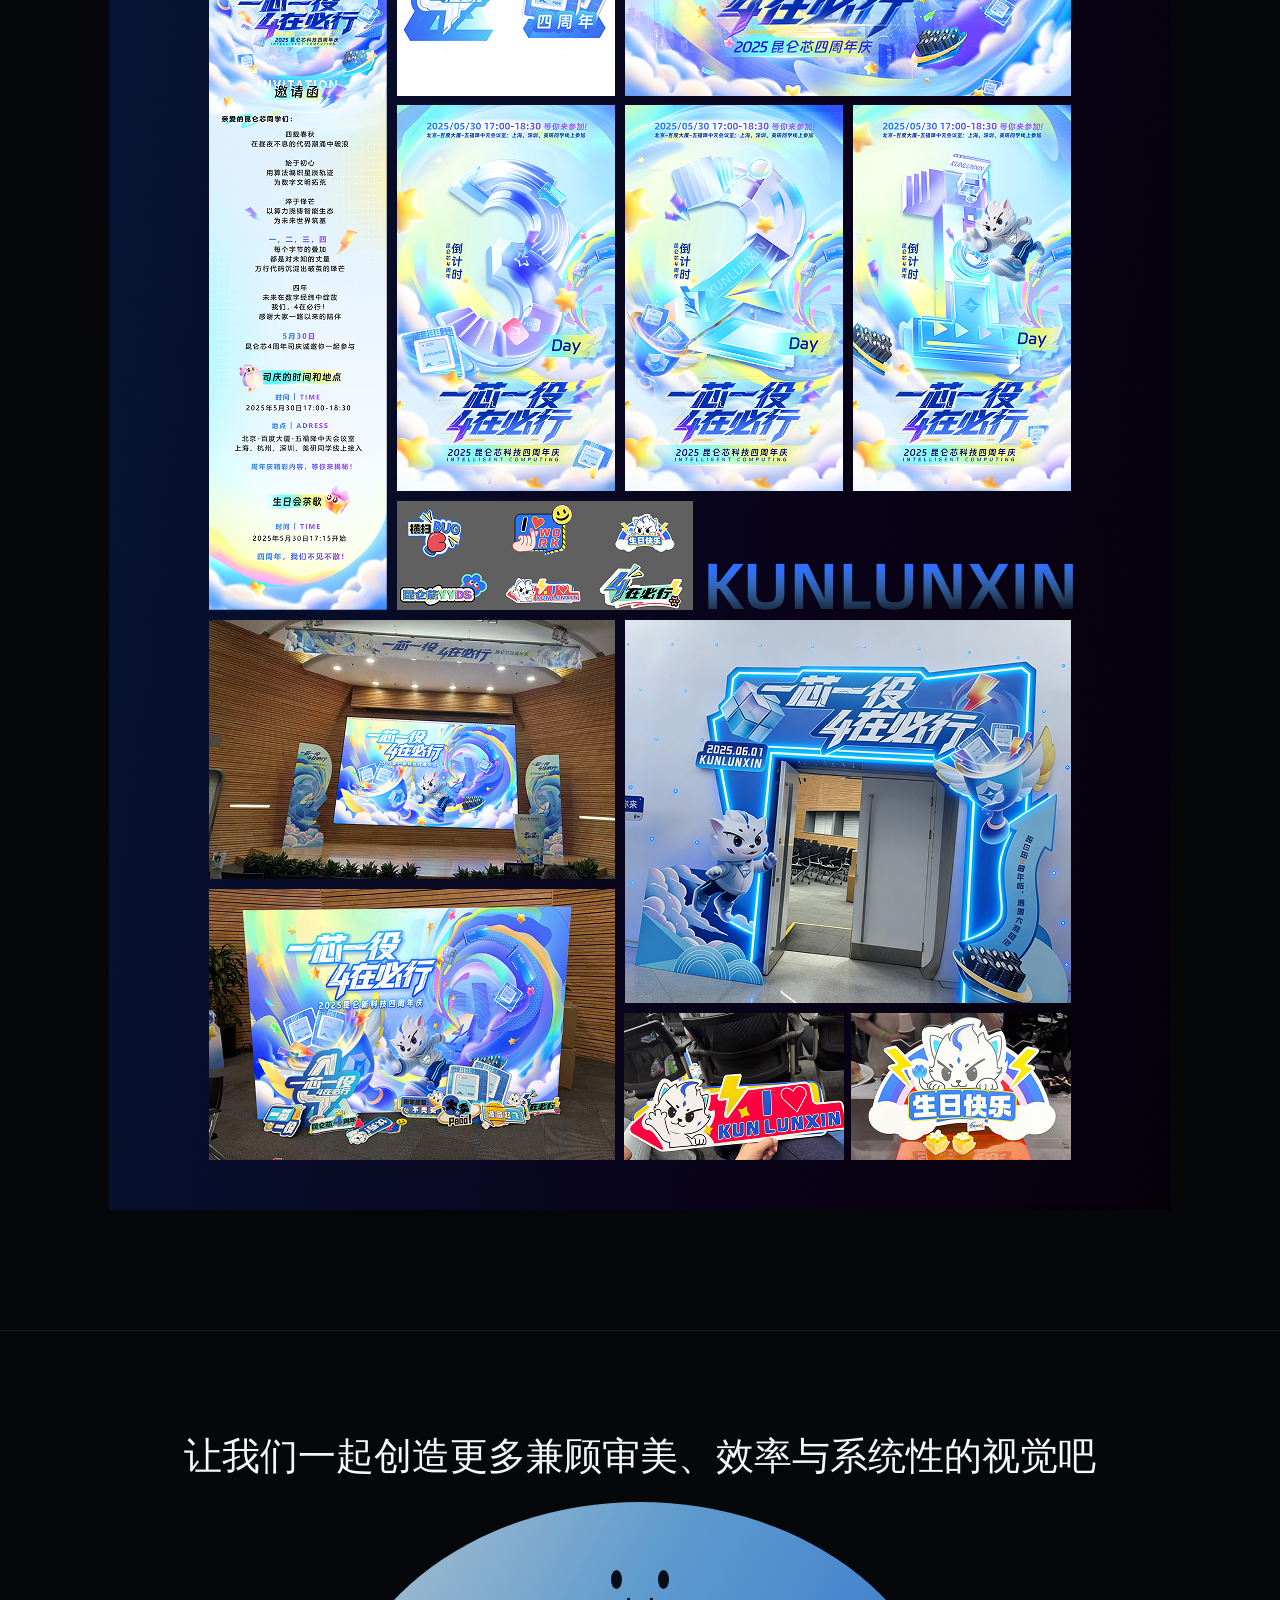
<file: anniversary-detail.html>
<!doctype html>
<html lang="zh-CN">
  <head>
    <meta charset="UTF-8" />
    <meta name="viewport" content="width=device-width, initial-scale=1.0" />
    <title>司庆视觉设计｜孙思婷作品集</title>
    <style>
      :root { color-scheme: dark; font-family: "Manrope", "Noto Sans SC", "PingFang SC", sans-serif; background: #05070b; color: #f5f7fa; }
      * { box-sizing: border-box; }
      html { scroll-behavior: smooth; }
      body { margin: 0; min-width: 320px; background: #05070b; }
      a { color: inherit; text-decoration: none; }
      .page-shell { position: relative; min-height: 100vh; overflow: hidden; isolation: isolate; }
      .page-shell::before, .page-shell::after { content: ""; position: fixed; z-index: -1; width: 34vw; height: 34vw; border-radius: 50%; filter: blur(90px); pointer-events: none; }
      .page-shell::before { top: 8%; right: 5%; background: #5482d52e; }
      .page-shell::after { bottom: 18%; left: 3%; background: #1475a71f; }
      .background-video { position: fixed; z-index: -2; inset: 0; width: 100%; height: 100%; object-fit: cover; opacity: .22; pointer-events: none; }
      .background-wash { position: fixed; z-index: -1; inset: 0; background: linear-gradient(180deg, #05070bdb 0%, #080b1199 42%, #05070be8 100%); pointer-events: none; }
      .nav { position: sticky; top: 0; z-index: 10; display: flex; align-items: center; justify-content: space-between; width: min(1700px, calc(100% - 72px)); margin: 0 auto; padding: 18px 0; border-bottom: 1px solid #ffffff12; backdrop-filter: blur(14px); }
      .brand { font-size: .78rem; letter-spacing: .18em; color: #dff5ff; }
      .nav-links { display: flex; gap: 30px; color: #d9e1edb8; font-size: .8rem; }
      .nav-links a { transition: color .2s ease, transform .2s ease, text-shadow .2s ease; }
      .nav-links a:hover { color: #78c2ff; transform: translateY(-3px); text-shadow: 0 0 12px #4092ff99; }
      .back-link { padding: 9px 16px; border: 1px solid #78c2ff66; border-radius: 999px; color: #dff5ff; font-size: .78rem; }
      .gallery { display: grid; gap: 0; width: min(1062px, calc(100% - 40px)); margin: 0 auto; padding-bottom: 120px; }
      .gallery figure { margin: 0; overflow: hidden; border: 0; background: transparent; }
      .gallery figure:first-child { width: 100vw; margin-left: calc(50% - 50vw); }
      .gallery img, .gallery video { display: block; width: 100%; height: auto; }
      .gallery video { aspect-ratio: 16 / 9; object-fit: cover; background: #05070b; }
      .contact { position: relative; padding: 100px 20px 150px; border-top: 1px solid #ffffff14; text-align: center; overflow: hidden; }
      .contact h2 { position: relative; z-index: 1; margin: 0; font-size: clamp(1.5rem, 3vw, 2.7rem); font-weight: 350; }
      .smile-arc { position: absolute; z-index: 0; bottom: -120px; left: 50%; width: min(620px, 70vw); height: 250px; border-radius: 50% 50% 0 0 / 100% 100% 0 0; transform: translateX(-50%); background: linear-gradient(120deg, #dff5ff, #78c2ff 46%, #4092ff); opacity: .8; }
      .face { position: absolute; top: 68px; left: 50%; transform: translateX(-50%); }
      .eyes { display: flex; justify-content: space-between; width: 58px; }
      .eyes i { width: 11px; height: 19px; border-radius: 50%; background: #07101b; animation: blink 3s ease-in-out 1s infinite; }
      .mouth { width: 26px; height: 14px; margin: 9px auto 0; border: 3px solid #07101b; border-top: 0; border-radius: 0 0 18px 18px; }
      @keyframes blink { 0%, 16%, 22%, 100% { transform: scaleY(1); } 18%, 20% { transform: scaleY(.1); } }
      @media (max-width: 700px) { .nav { width: calc(100% - 32px); } .nav-links { display: none; } .gallery { width: 100%; } }
      @media (prefers-reduced-motion: reduce) { .eyes i { animation: none; } html { scroll-behavior: auto; } }
    </style>
  </head>
  <body>
    <div class="page-shell">
      <video class="background-video" autoplay muted loop playsinline aria-hidden="true" src="/assets/hero-clouds.mp4"></video>
      <div class="background-wash"></div>
      <nav class="nav" aria-label="主导航">
        <a class="brand" href="index.html">SUNSITING / PORTFOLIO</a>
        <div class="nav-links"><a href="index.html#home">首页</a><a href="index.html#profile">经历</a><a href="index.html#projects">项目</a><a href="index.html#strengths">优势</a><a href="index.html#contact">联系</a></div>
        <a class="back-link" href="index.html#projects">返回项目</a>
      </nav>
      <main>
        <section class="gallery" aria-label="司庆视觉设计项目详情">
          <figure><img src="/assets/anniversary-detail/54.jpg" alt="司庆主视觉" /></figure>
          <figure><img src="/assets/anniversary-detail/28.jpg" alt="司庆视觉设计详情 28" /></figure>
          <figure><video controls playsinline preload="metadata" aria-label="司庆动态视觉"><source src="/assets/anniversary-detail/anniversary-motion.mp4" type="video/mp4" />你的浏览器不支持视频播放。</video></figure>
          <figure><img src="/assets/anniversary-detail/29.jpg" alt="司庆视觉设计详情 29" /></figure>
          <figure><img src="/assets/anniversary-detail/30.jpg" alt="司庆视觉设计详情 30" /></figure>
          <figure><img src="/assets/anniversary-detail/31.jpg" alt="司庆视觉设计详情 31" /></figure>
        </section>
      </main>
      <footer class="contact" id="contact">
        <div class="smile-arc"><div class="face"><div class="eyes"><i></i><i></i></div><div class="mouth"></div></div></div>
        <h2>让我们一起创造更多兼顾审美、效率与系统性的视觉吧</h2>
      </footer>
    </div>
  </body>
</html>
</file>
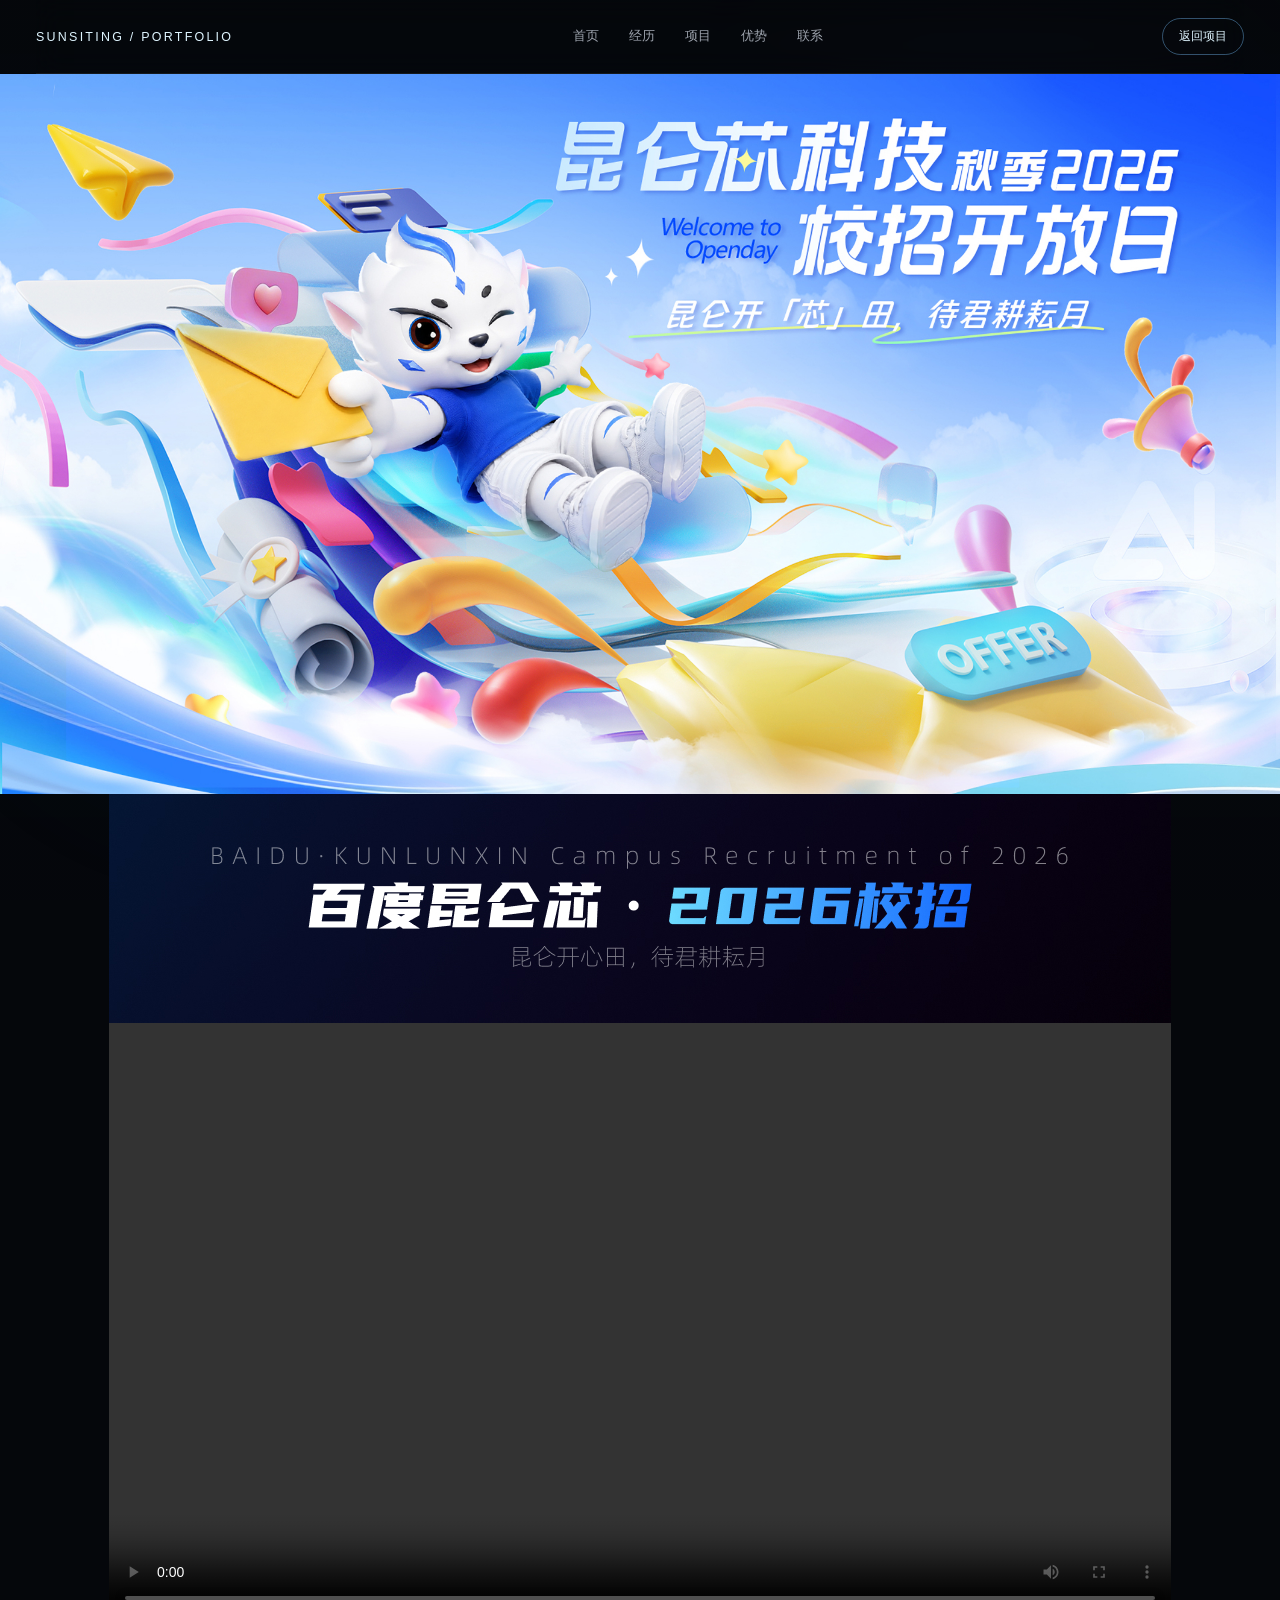
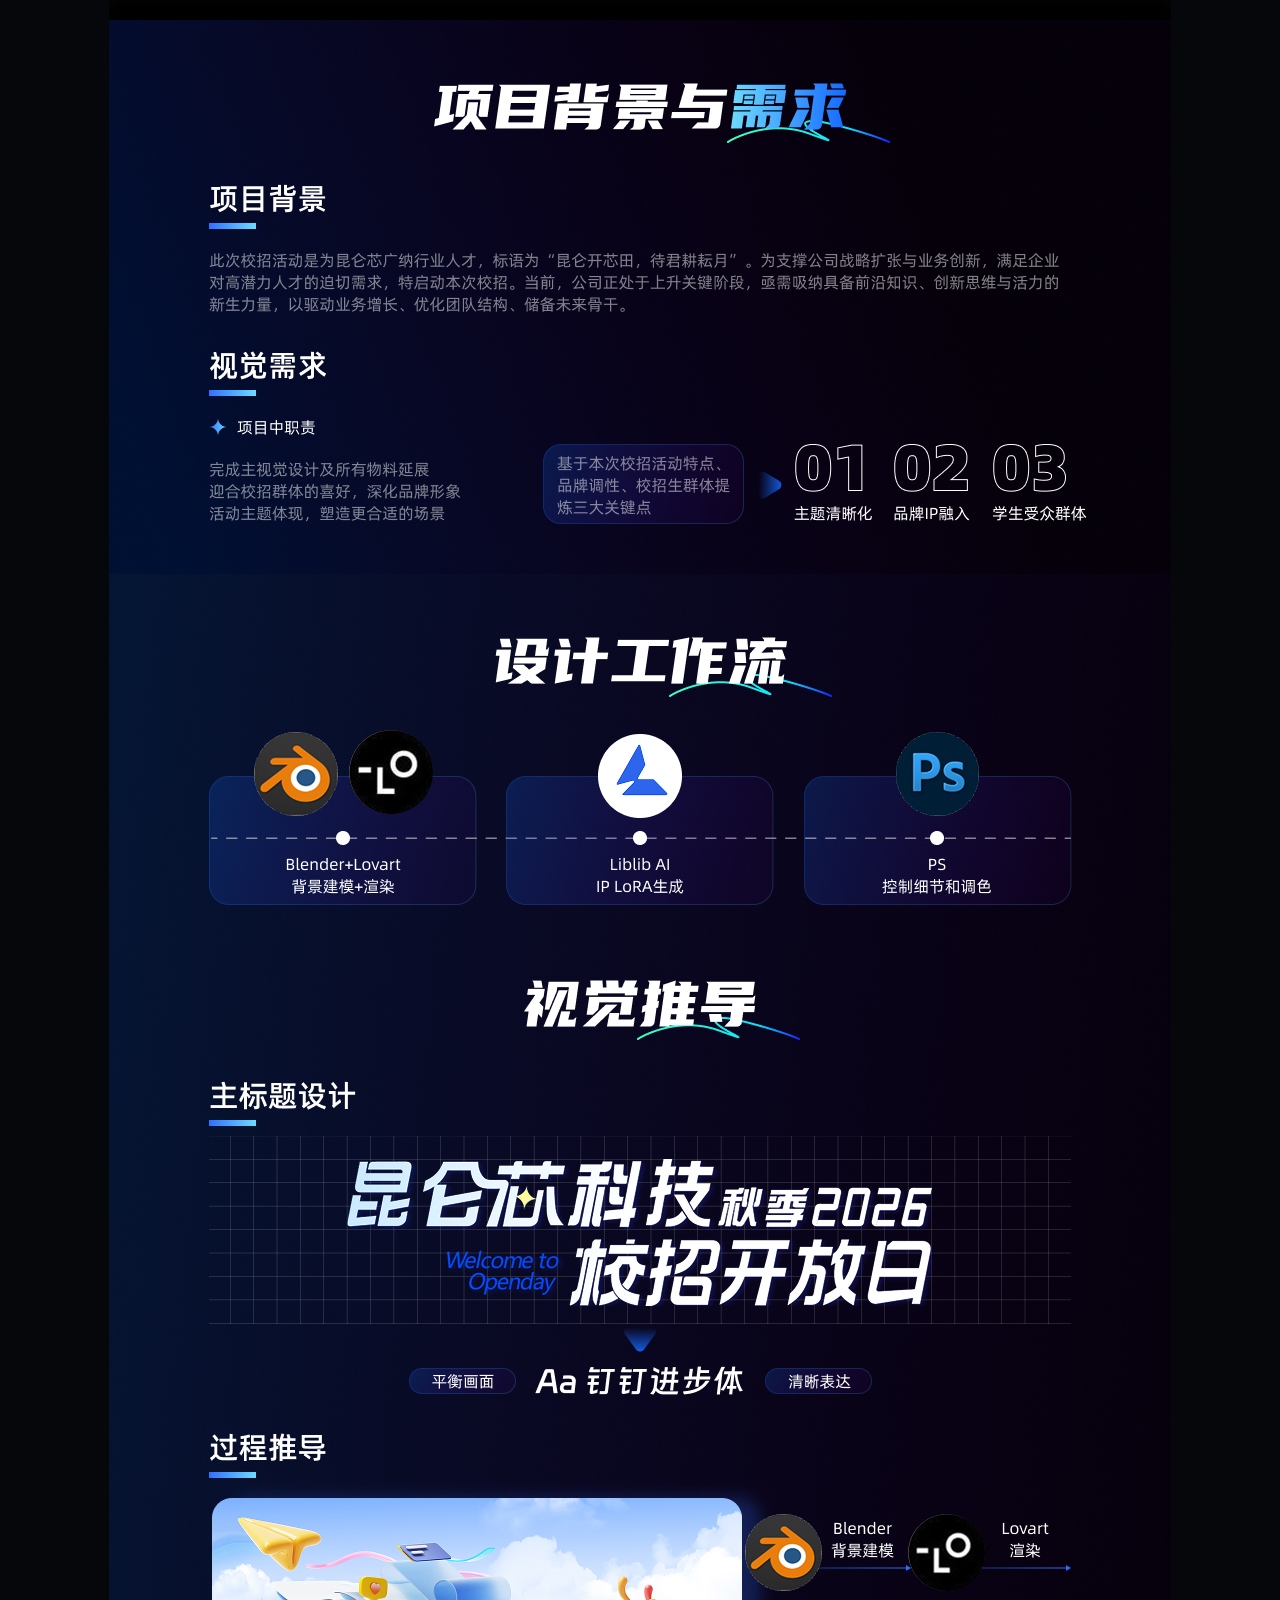
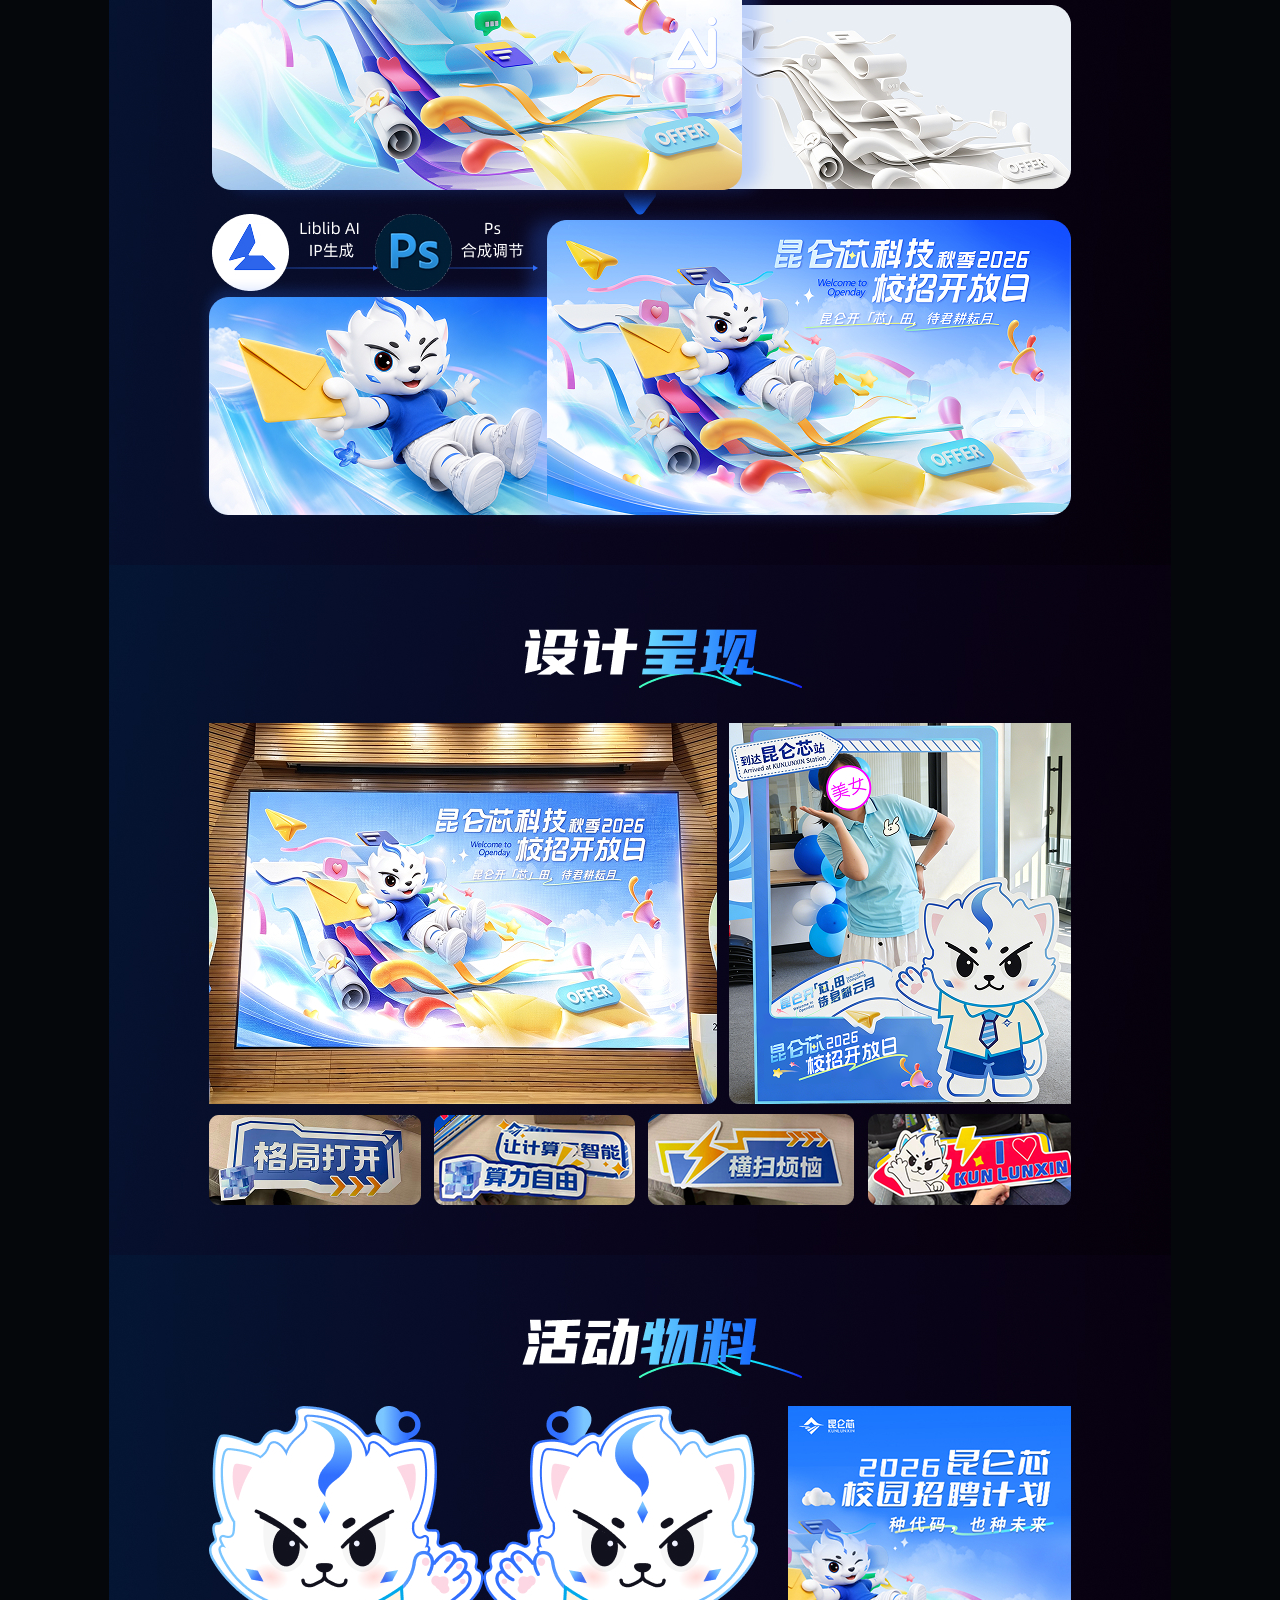
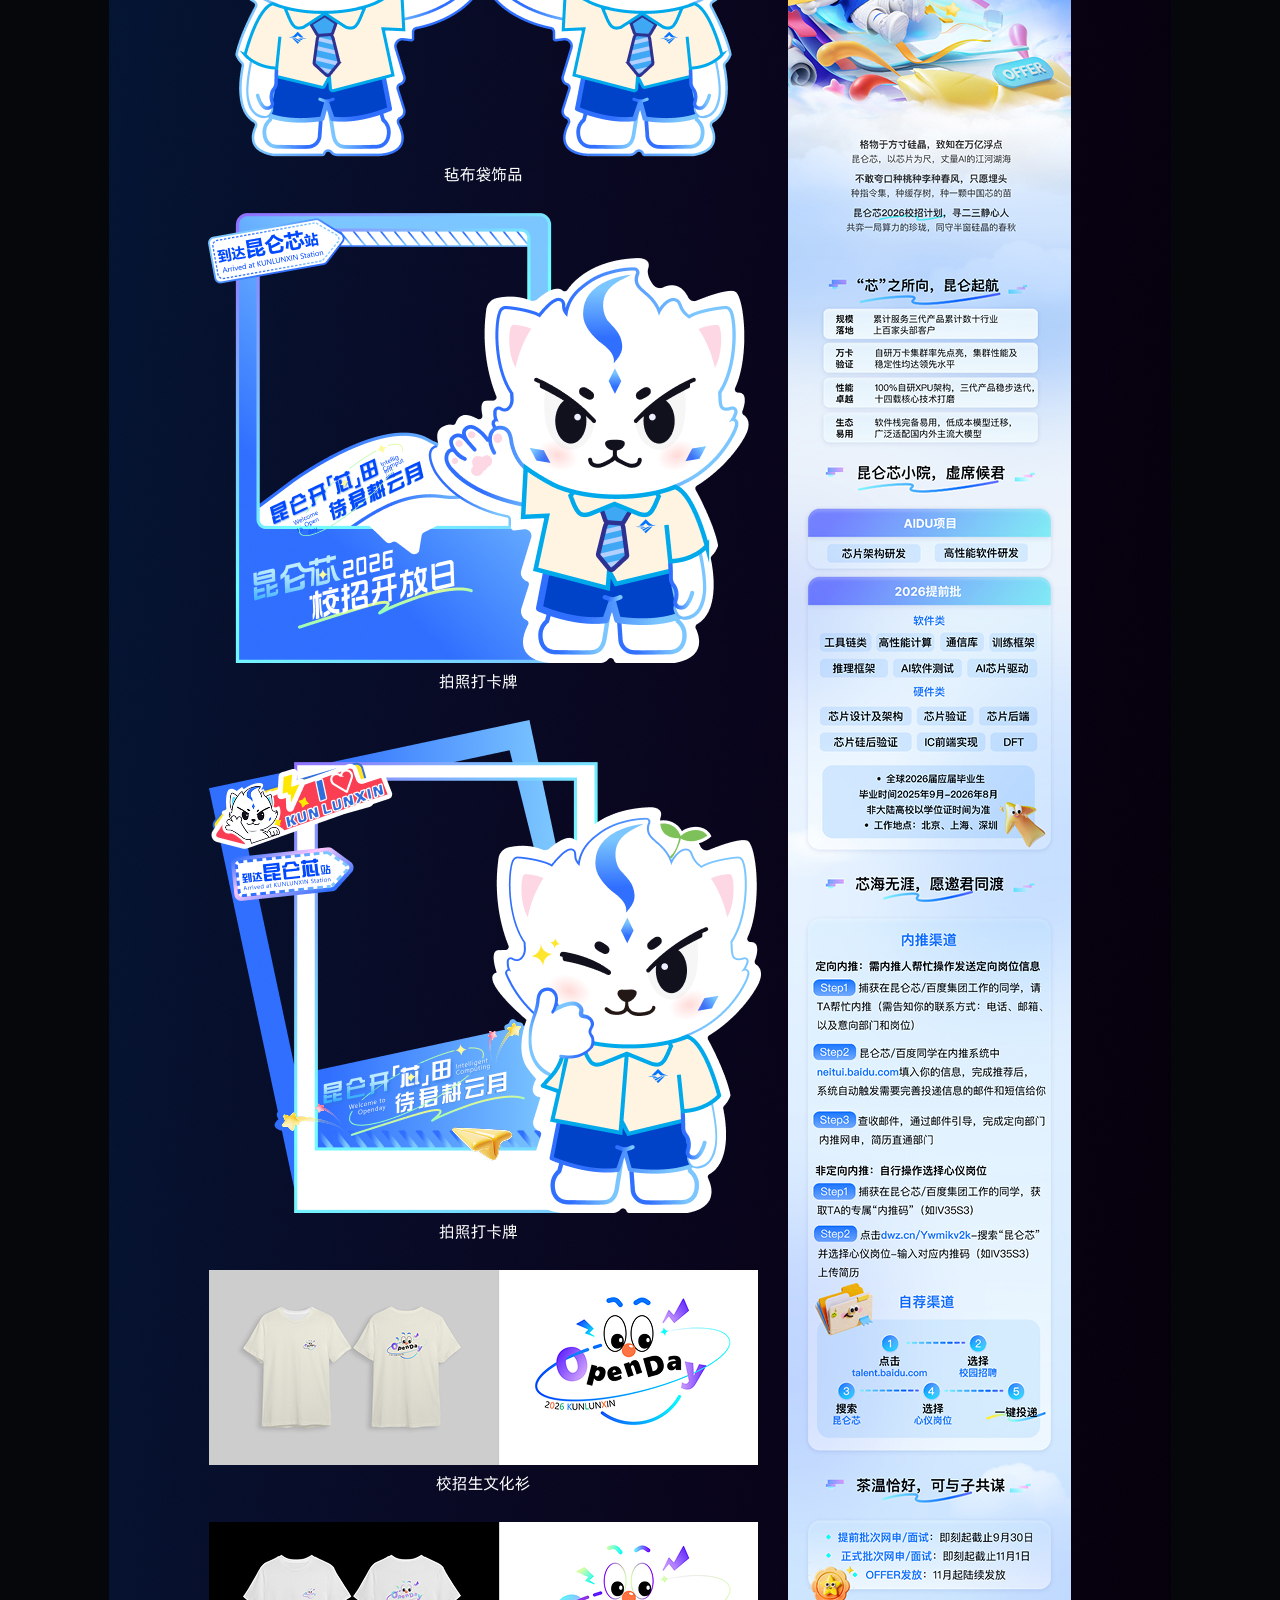
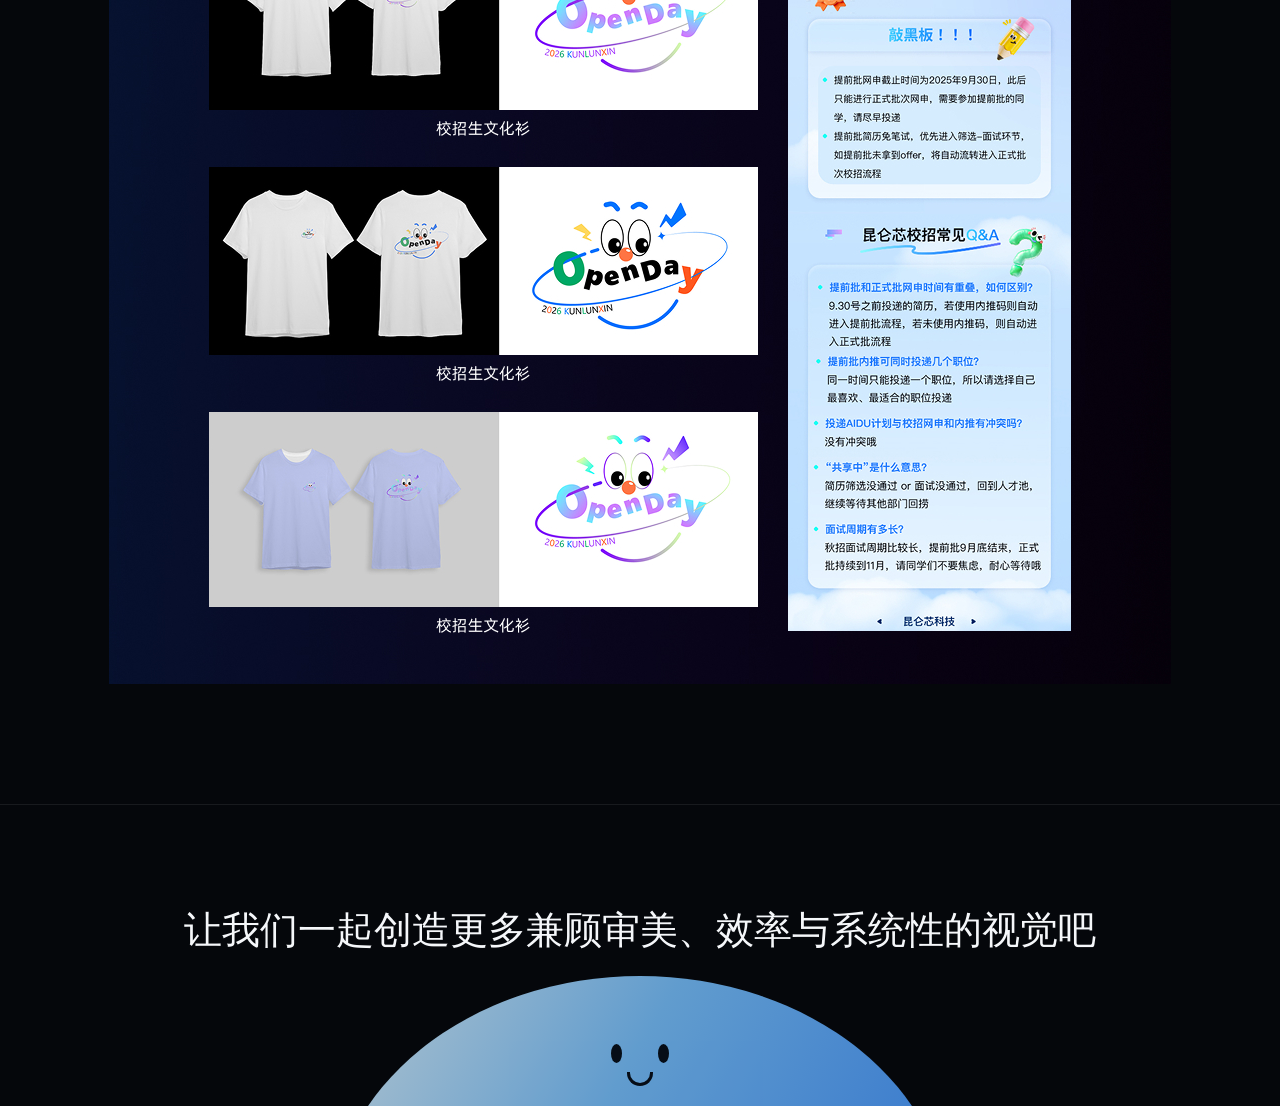
<file: campus-recruitment-detail.html>
<!doctype html>
<html lang="zh-CN">
  <head>
    <meta charset="UTF-8" />
    <meta name="viewport" content="width=device-width, initial-scale=1.0" />
    <title>校招视觉设计｜孙思婷作品集</title>
    <style>
      :root { color-scheme: dark; font-family: "Manrope", "Noto Sans SC", "PingFang SC", sans-serif; background: #05070b; color: #f5f7fa; }
      * { box-sizing: border-box; }
      html { scroll-behavior: smooth; }
      body { margin: 0; min-width: 320px; background: #05070b; }
      a { color: inherit; text-decoration: none; }
      .page-shell { position: relative; min-height: 100vh; overflow: hidden; isolation: isolate; }
      .page-shell::before, .page-shell::after { content: ""; position: fixed; z-index: -1; width: 34vw; height: 34vw; border-radius: 50%; filter: blur(90px); pointer-events: none; }
      .page-shell::before { top: 8%; right: 5%; background: #5482d52e; }
      .page-shell::after { bottom: 18%; left: 3%; background: #1475a71f; }
      .background-video { position: fixed; z-index: -2; inset: 0; width: 100%; height: 100%; object-fit: cover; opacity: .22; pointer-events: none; }
      .background-wash { position: fixed; z-index: -1; inset: 0; background: linear-gradient(180deg, #05070bdb 0%, #080b1199 42%, #05070be8 100%); pointer-events: none; }
      .nav { position: sticky; top: 0; z-index: 10; display: flex; align-items: center; justify-content: space-between; width: min(1700px, calc(100% - 72px)); margin: 0 auto; padding: 18px 0; border-bottom: 1px solid #ffffff12; backdrop-filter: blur(14px); }
      .brand { font-size: .78rem; letter-spacing: .18em; color: #dff5ff; }
      .nav-links { display: flex; gap: 30px; color: #d9e1edb8; font-size: .8rem; }
      .nav-links a { transition: color .2s ease, transform .2s ease, text-shadow .2s ease; }
      .nav-links a:hover { color: #78c2ff; transform: translateY(-3px); text-shadow: 0 0 12px #4092ff99; }
      .back-link { padding: 9px 16px; border: 1px solid #78c2ff66; border-radius: 999px; color: #dff5ff; font-size: .78rem; }
      .gallery { display: grid; gap: 0; width: min(1062px, calc(100% - 40px)); margin: 0 auto; padding-bottom: 120px; }
      .gallery figure { margin: 0; overflow: hidden; border: 0; background: transparent; }
      .gallery figure:first-child { width: 100vw; margin-left: calc(50% - 50vw); }
      .gallery img, .gallery video { display: block; width: 100%; height: auto; }
      .gallery video { aspect-ratio: 16 / 9; object-fit: cover; background: #05070b; }
      .contact { position: relative; padding: 100px 20px 150px; border-top: 1px solid #ffffff14; text-align: center; overflow: hidden; }
      .contact h2 { position: relative; z-index: 1; margin: 0; font-size: clamp(1.5rem, 3vw, 2.7rem); font-weight: 350; }
      .smile-arc { position: absolute; z-index: 0; bottom: -120px; left: 50%; width: min(620px, 70vw); height: 250px; border-radius: 50% 50% 0 0 / 100% 100% 0 0; transform: translateX(-50%); background: linear-gradient(120deg, #dff5ff, #78c2ff 46%, #4092ff); opacity: .8; }
      .face { position: absolute; top: 68px; left: 50%; transform: translateX(-50%); }
      .eyes { display: flex; justify-content: space-between; width: 58px; }
      .eyes i { width: 11px; height: 19px; border-radius: 50%; background: #07101b; animation: blink 3s ease-in-out 1s infinite; }
      .mouth { width: 26px; height: 14px; margin: 9px auto 0; border: 3px solid #07101b; border-top: 0; border-radius: 0 0 18px 18px; }
      @keyframes blink { 0%, 16%, 22%, 100% { transform: scaleY(1); } 18%, 20% { transform: scaleY(.1); } }
      @media (max-width: 700px) { .nav { width: calc(100% - 32px); } .nav-links { display: none; } .gallery { width: 100%; } }
      @media (prefers-reduced-motion: reduce) { .eyes i { animation: none; } html { scroll-behavior: auto; } }
    </style>
  </head>
  <body>
    <div class="page-shell">
      <video class="background-video" autoplay muted loop playsinline aria-hidden="true" src="/assets/hero-clouds.mp4"></video>
      <div class="background-wash"></div>
      <nav class="nav" aria-label="主导航">
        <a class="brand" href="index.html">SUNSITING / PORTFOLIO</a>
        <div class="nav-links"><a href="index.html#home">首页</a><a href="index.html#profile">经历</a><a href="index.html#projects">项目</a><a href="index.html#strengths">优势</a><a href="index.html#contact">联系</a></div>
        <a class="back-link" href="index.html#projects">返回项目</a>
      </nav>
      <main>
        <section class="gallery" aria-label="校招视觉设计项目详情">
          <figure><img src="/assets/campus-recruitment-detail/56.jpg" alt="校招开放日主视觉" /></figure>
          <figure><img src="/assets/campus-recruitment-detail/37.jpg" alt="校招视觉设计详情 37" /></figure>
          <figure><video controls playsinline preload="metadata" aria-label="校招动态视觉"><source src="/assets/campus-recruitment-detail/campus-motion.mp4" type="video/mp4" />你的浏览器不支持视频播放。</video></figure>
          <figure><img src="/assets/campus-recruitment-detail/38.jpg" alt="校招视觉设计详情 38" /></figure>
          <figure><img src="/assets/campus-recruitment-detail/39.jpg" alt="校招视觉设计详情 39" /></figure>
          <figure><img src="/assets/campus-recruitment-detail/40.jpg" alt="校招视觉设计详情 40" /></figure>
          <figure><img src="/assets/campus-recruitment-detail/41.jpg" alt="校招视觉设计详情 41" /></figure>
        </section>
      </main>
      <footer class="contact" id="contact">
        <div class="smile-arc"><div class="face"><div class="eyes"><i></i><i></i></div><div class="mouth"></div></div></div>
        <h2>让我们一起创造更多兼顾审美、效率与系统性的视觉吧</h2>
      </footer>
    </div>
  </body>
</html>
</file>
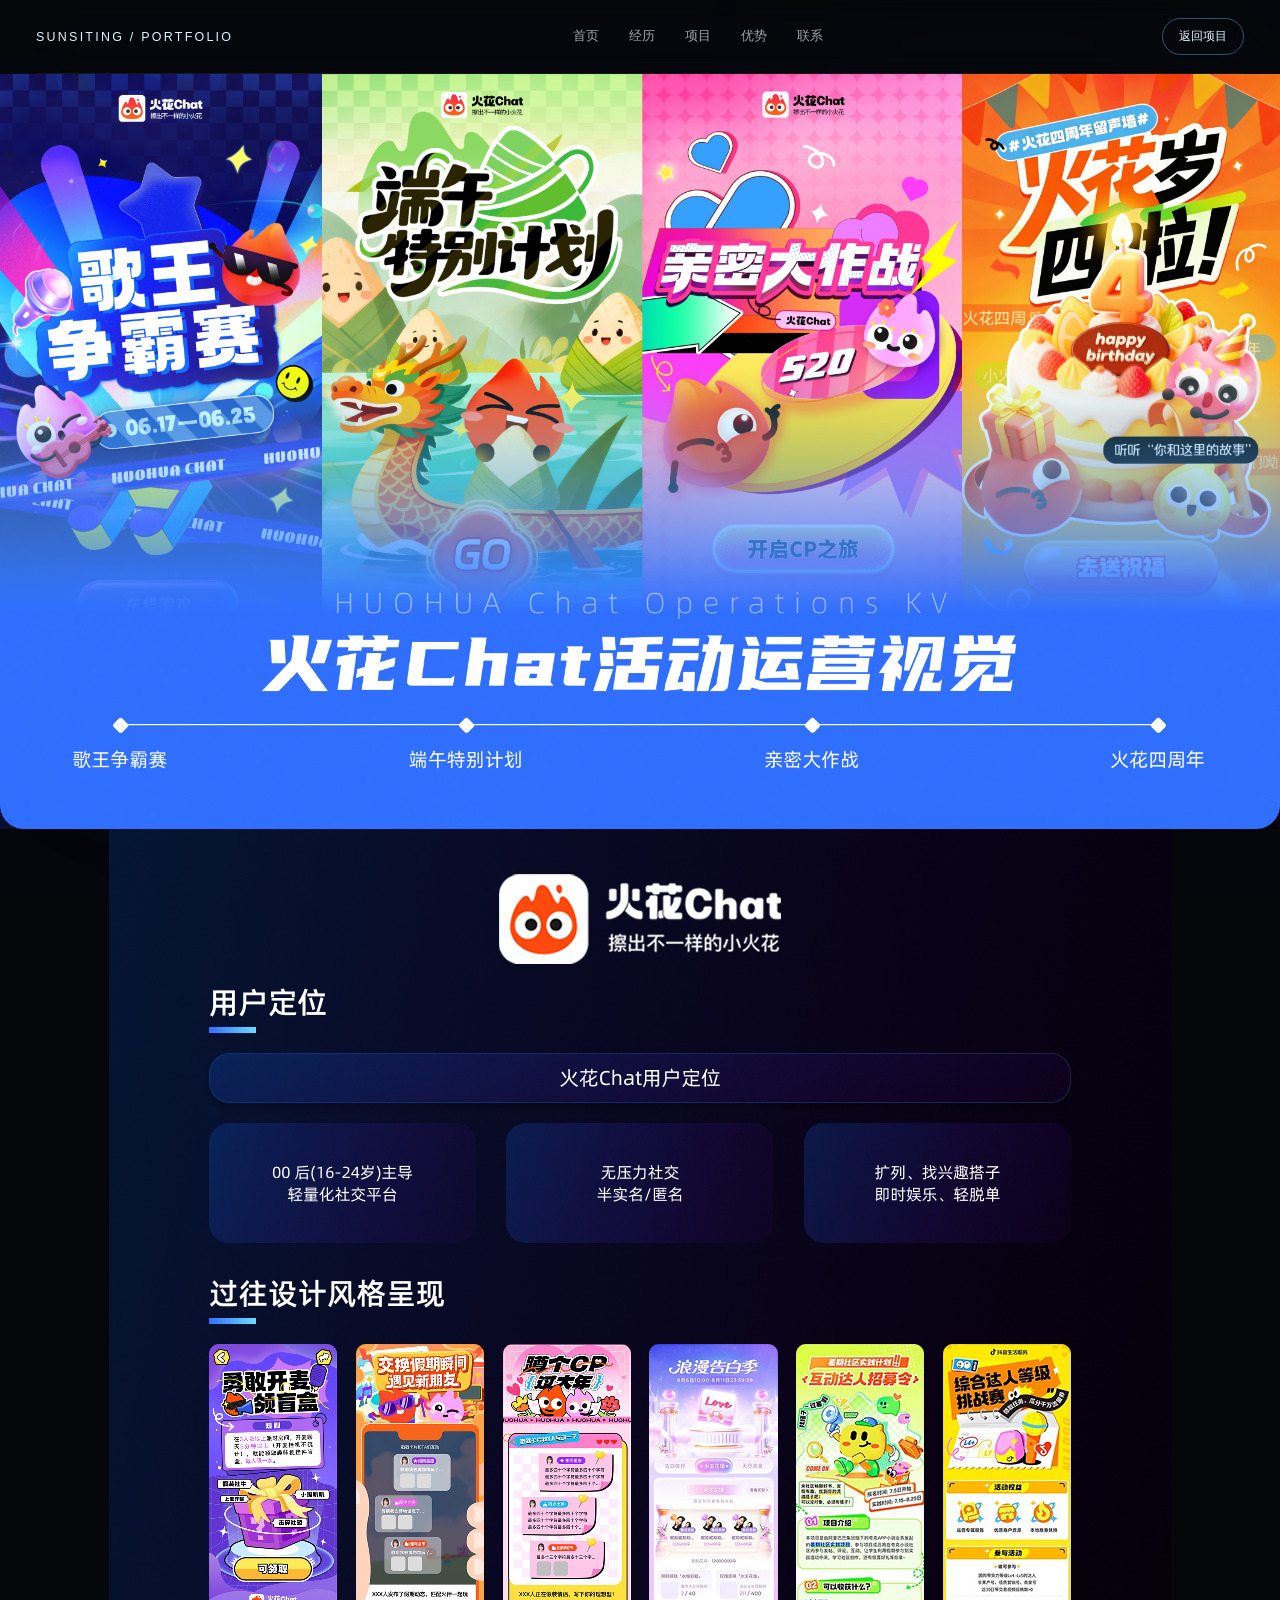
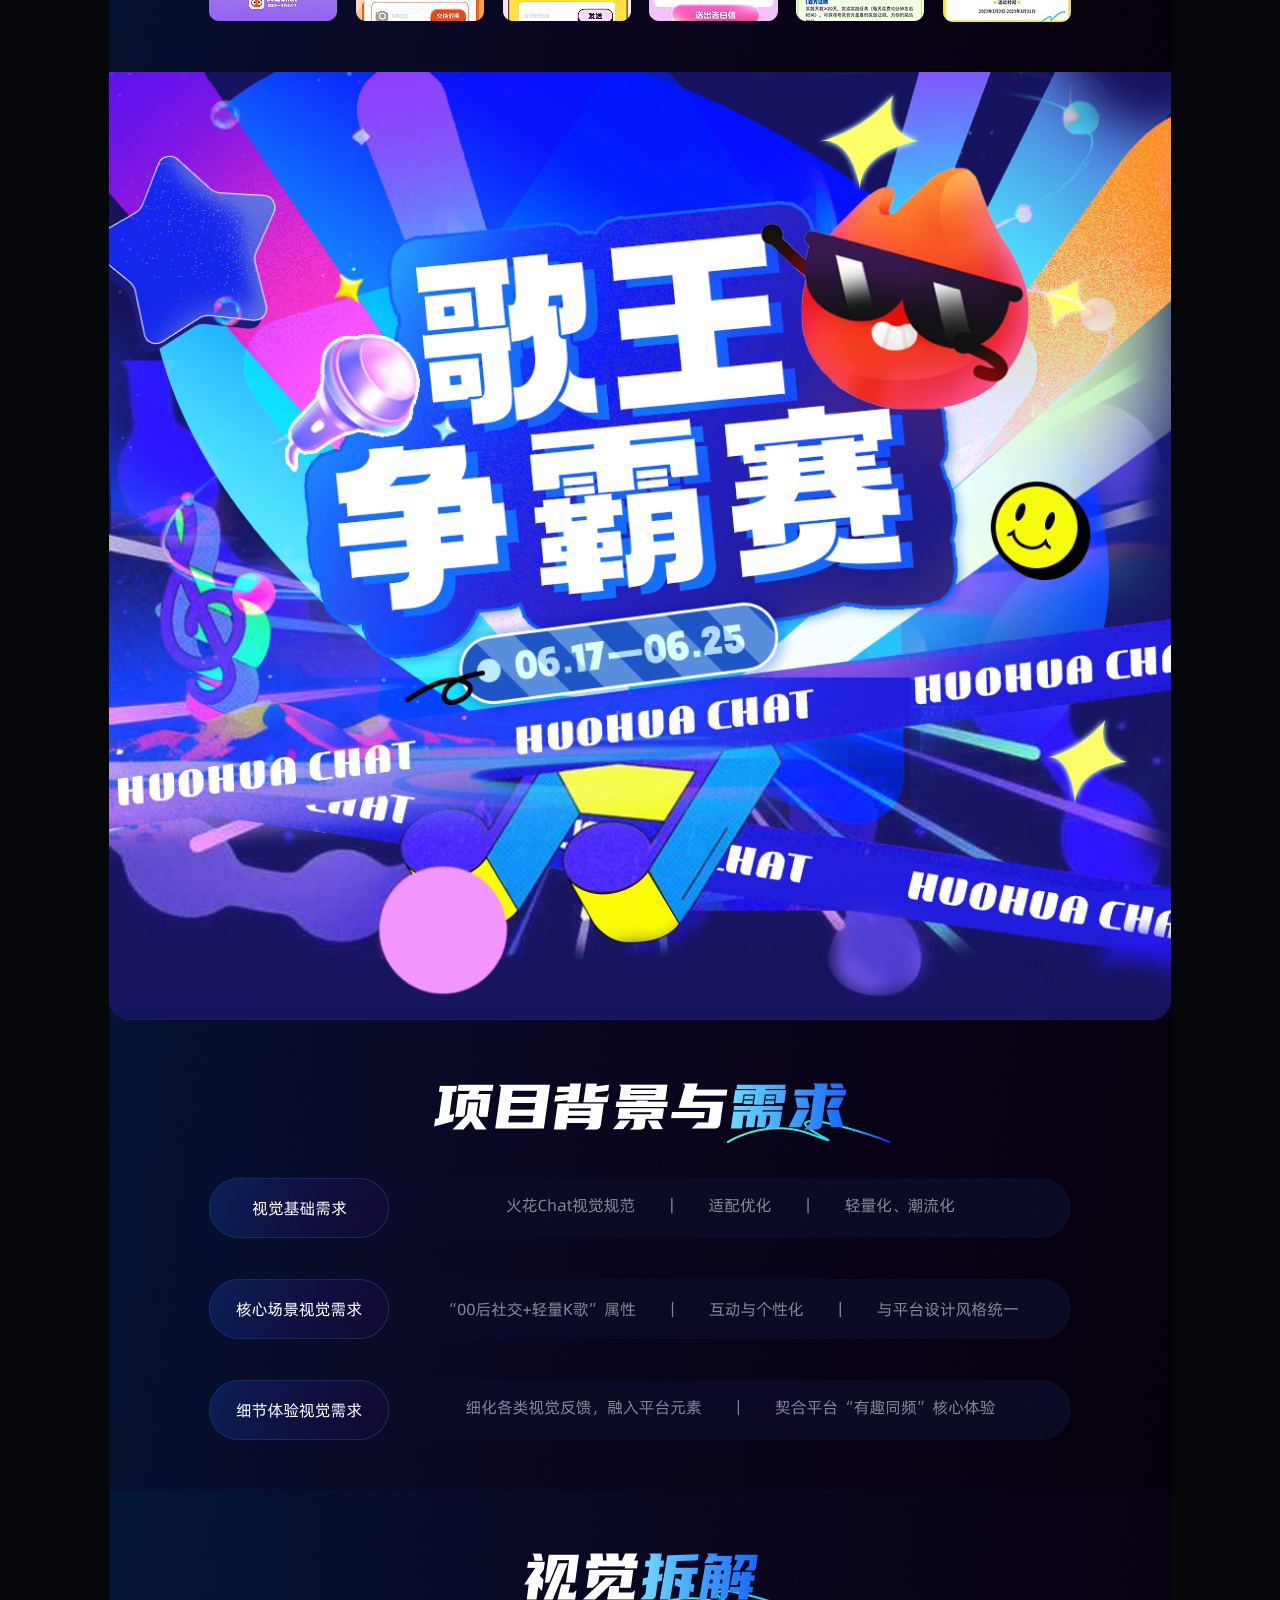
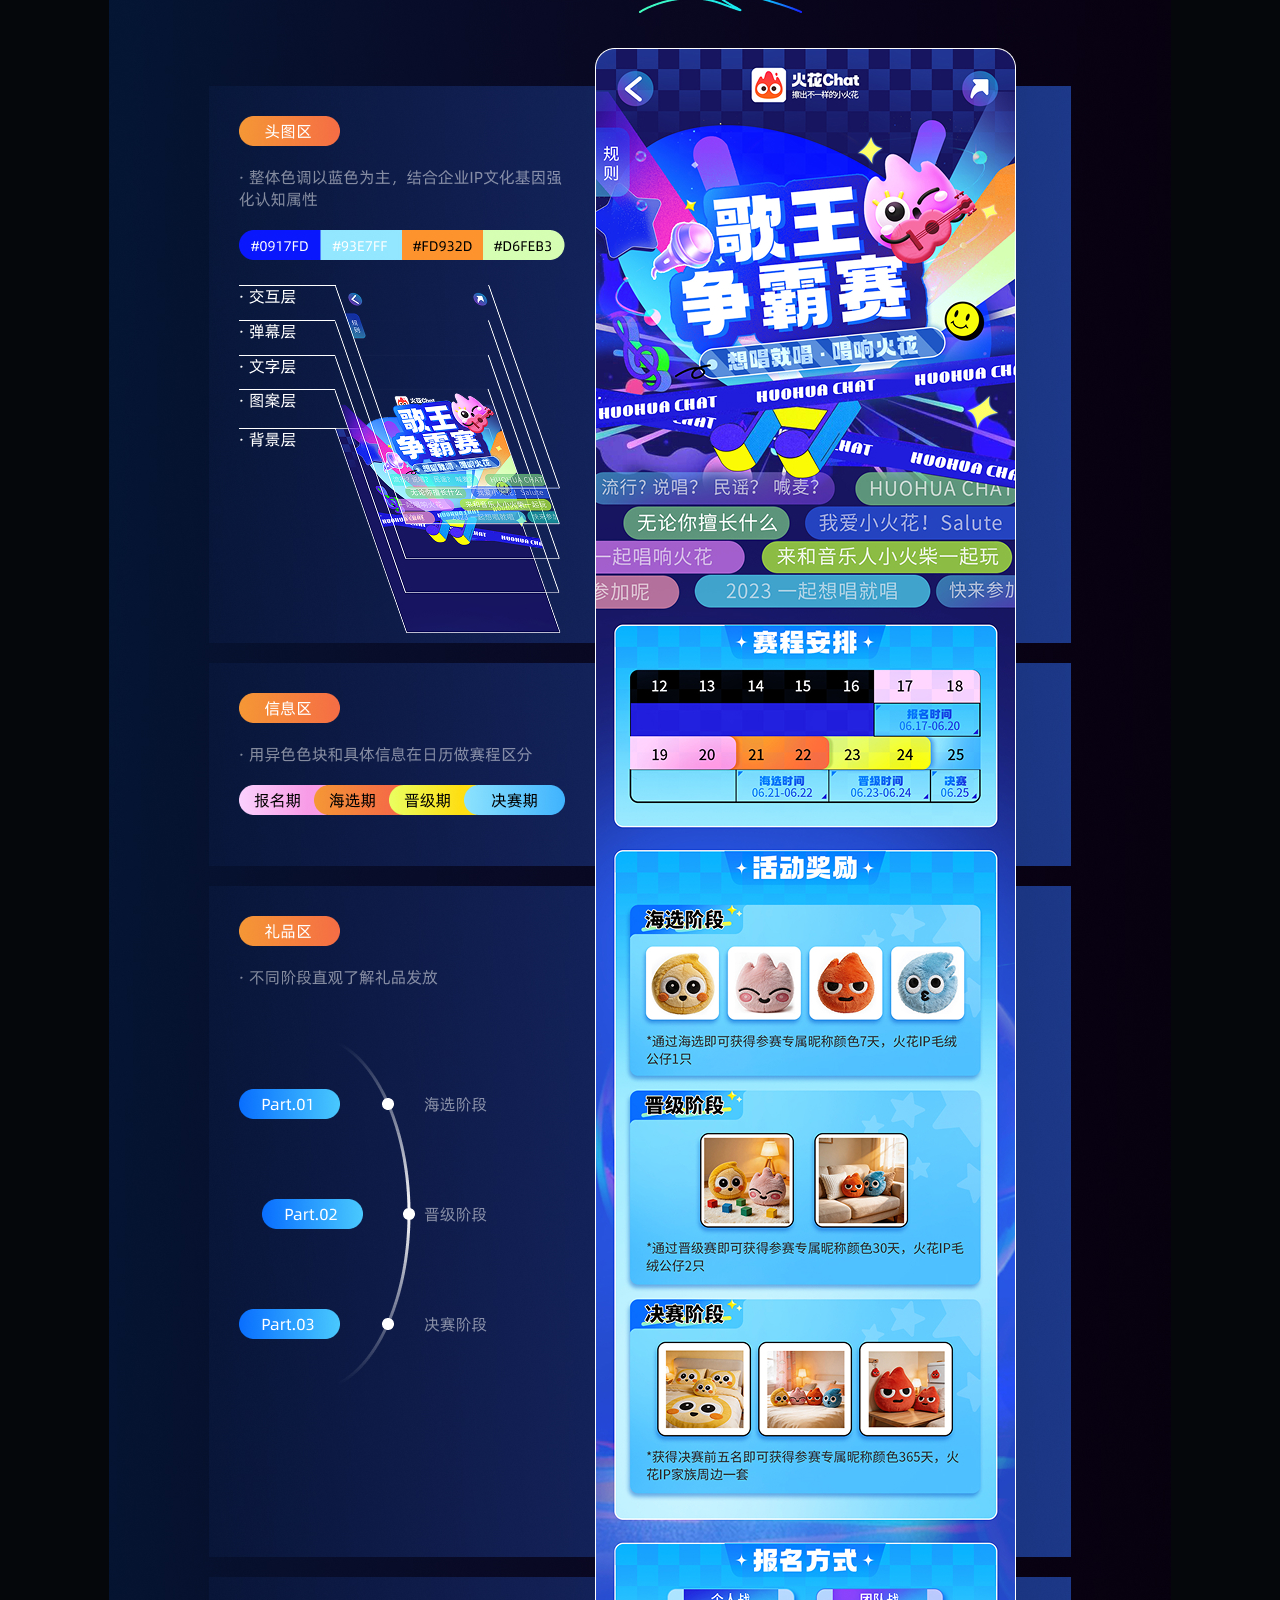
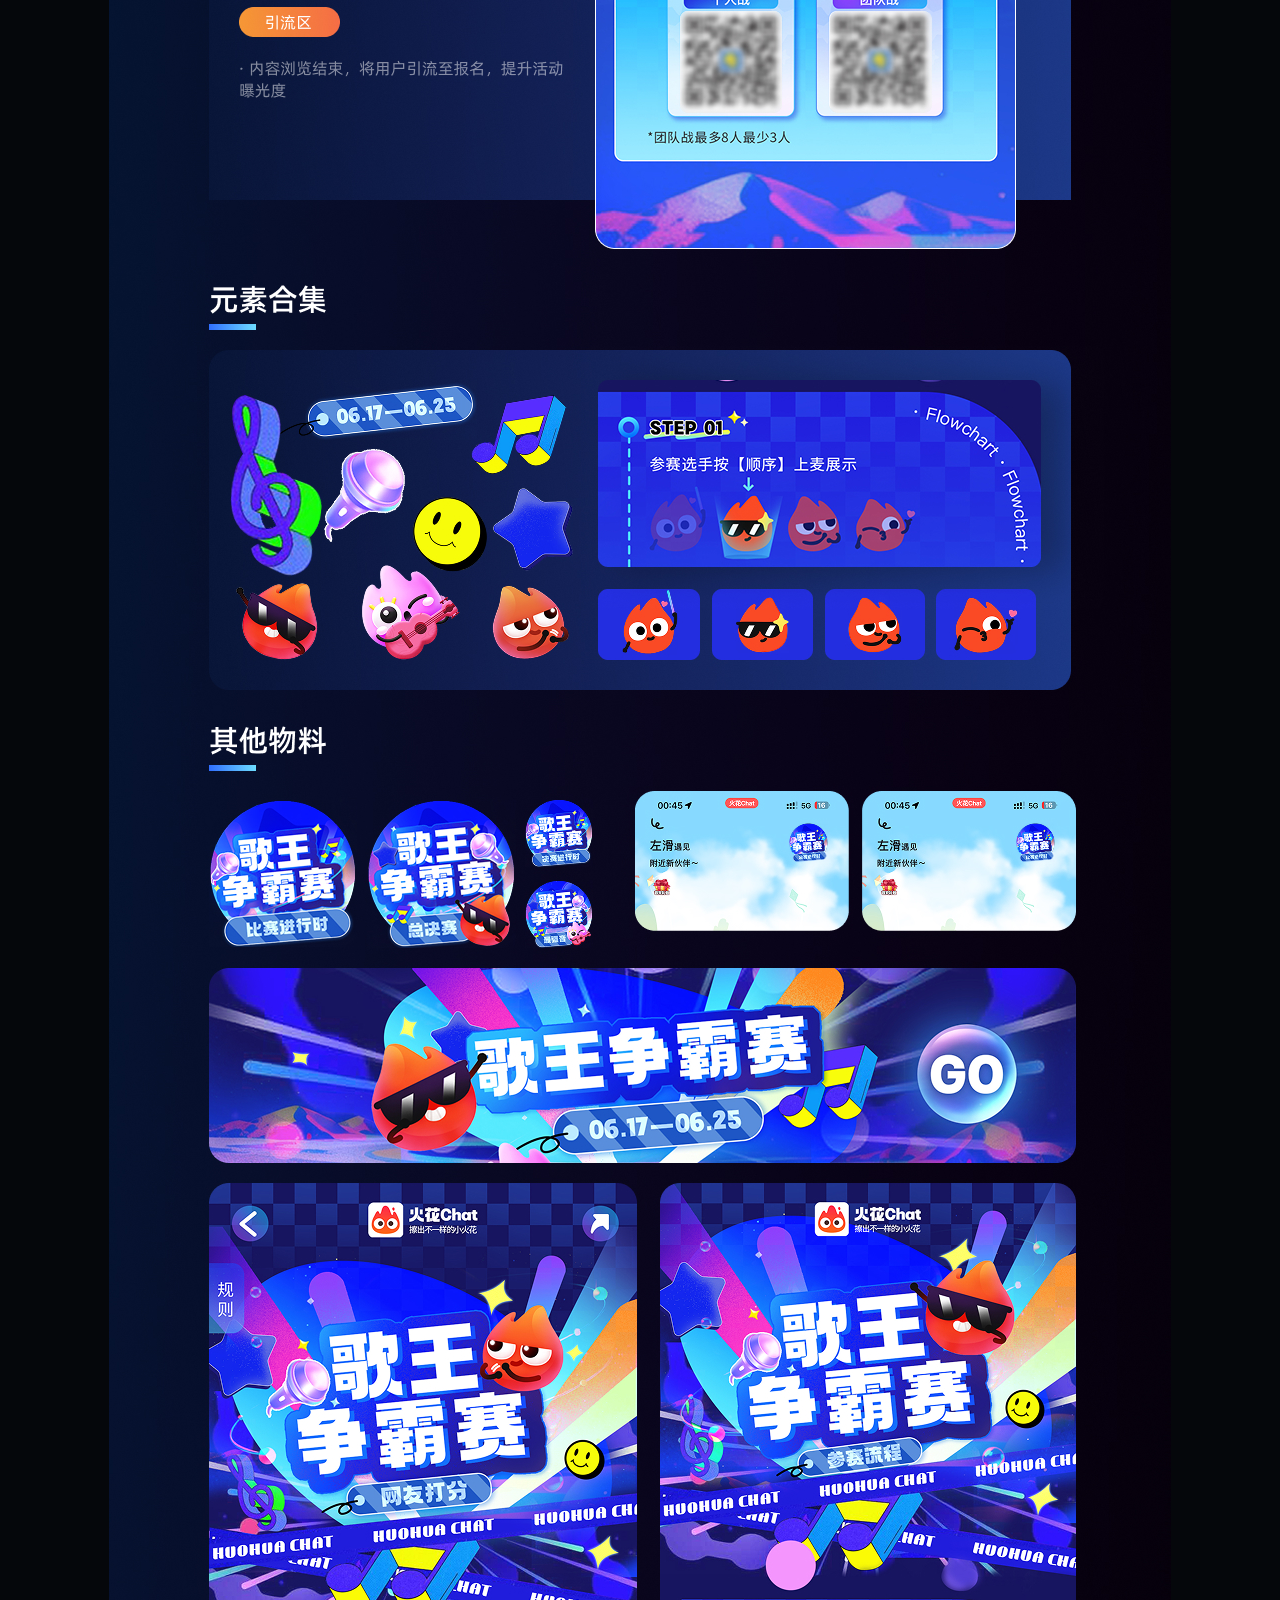
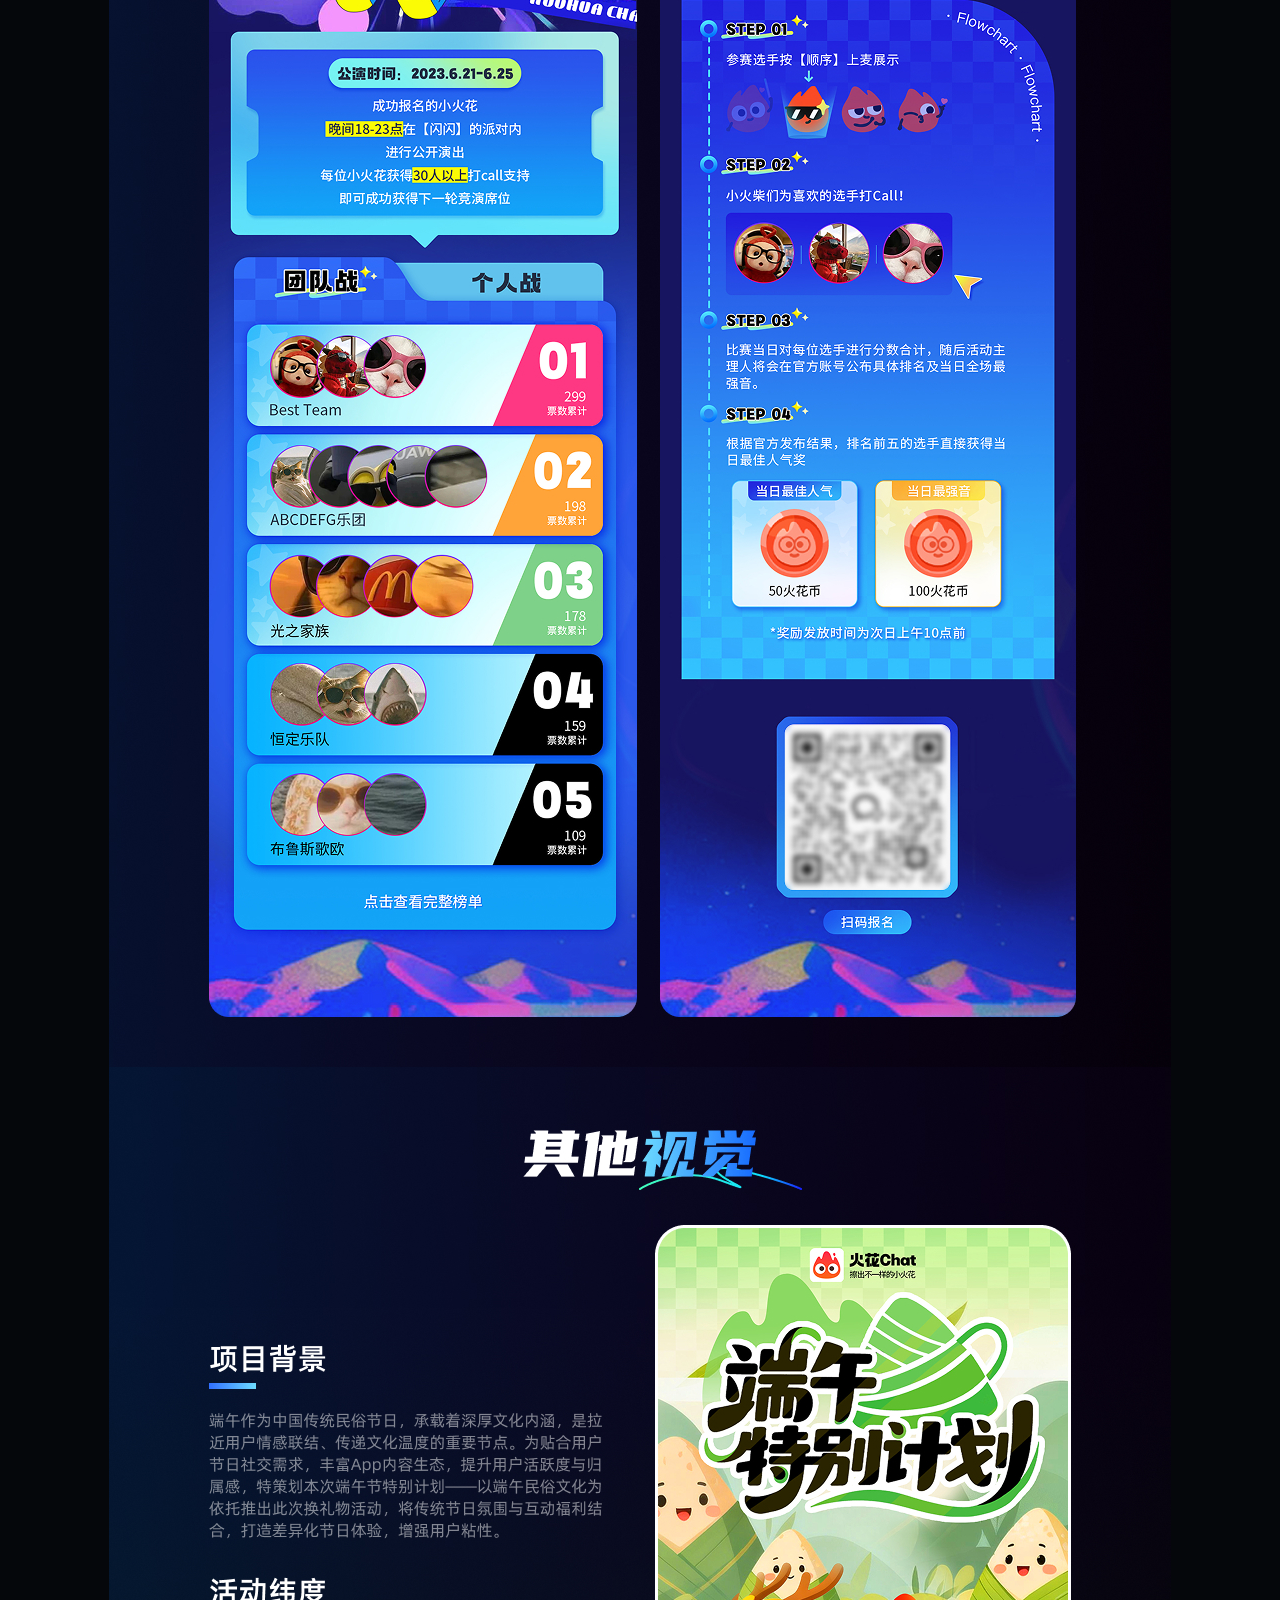
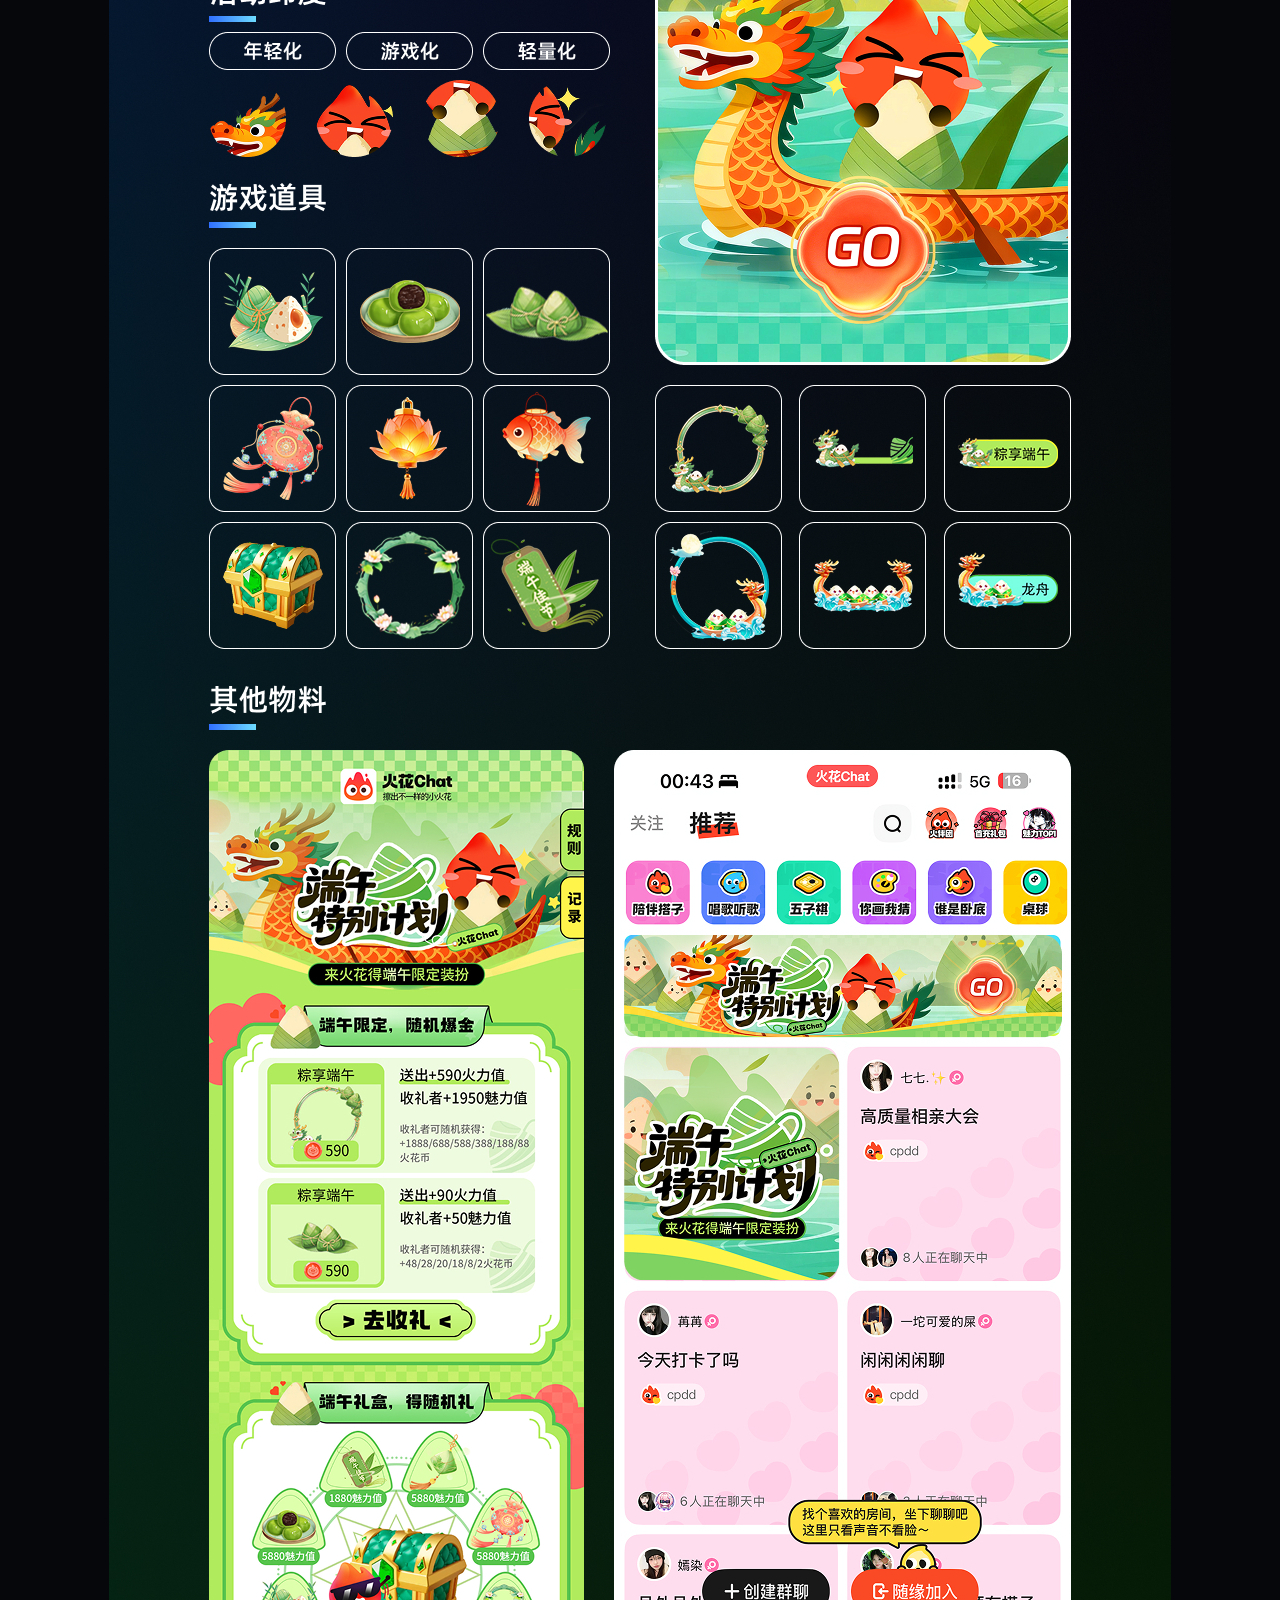
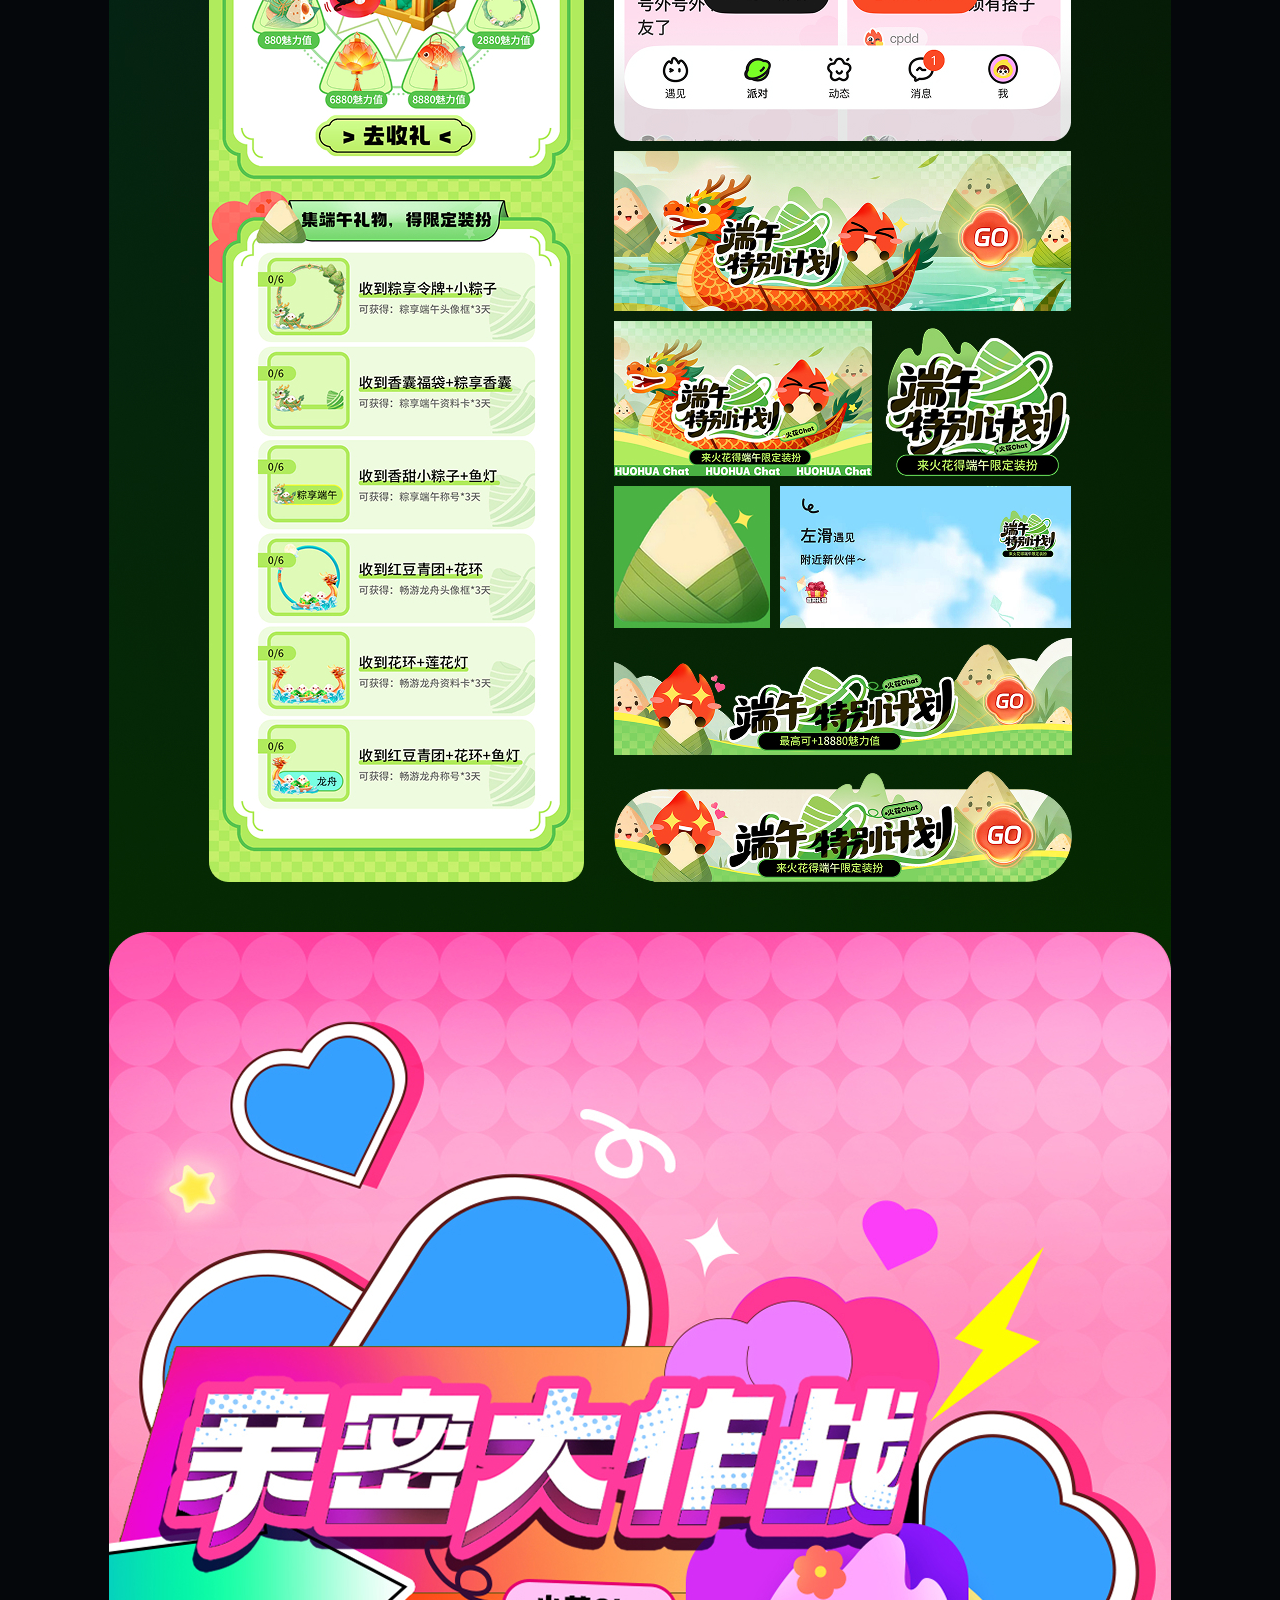
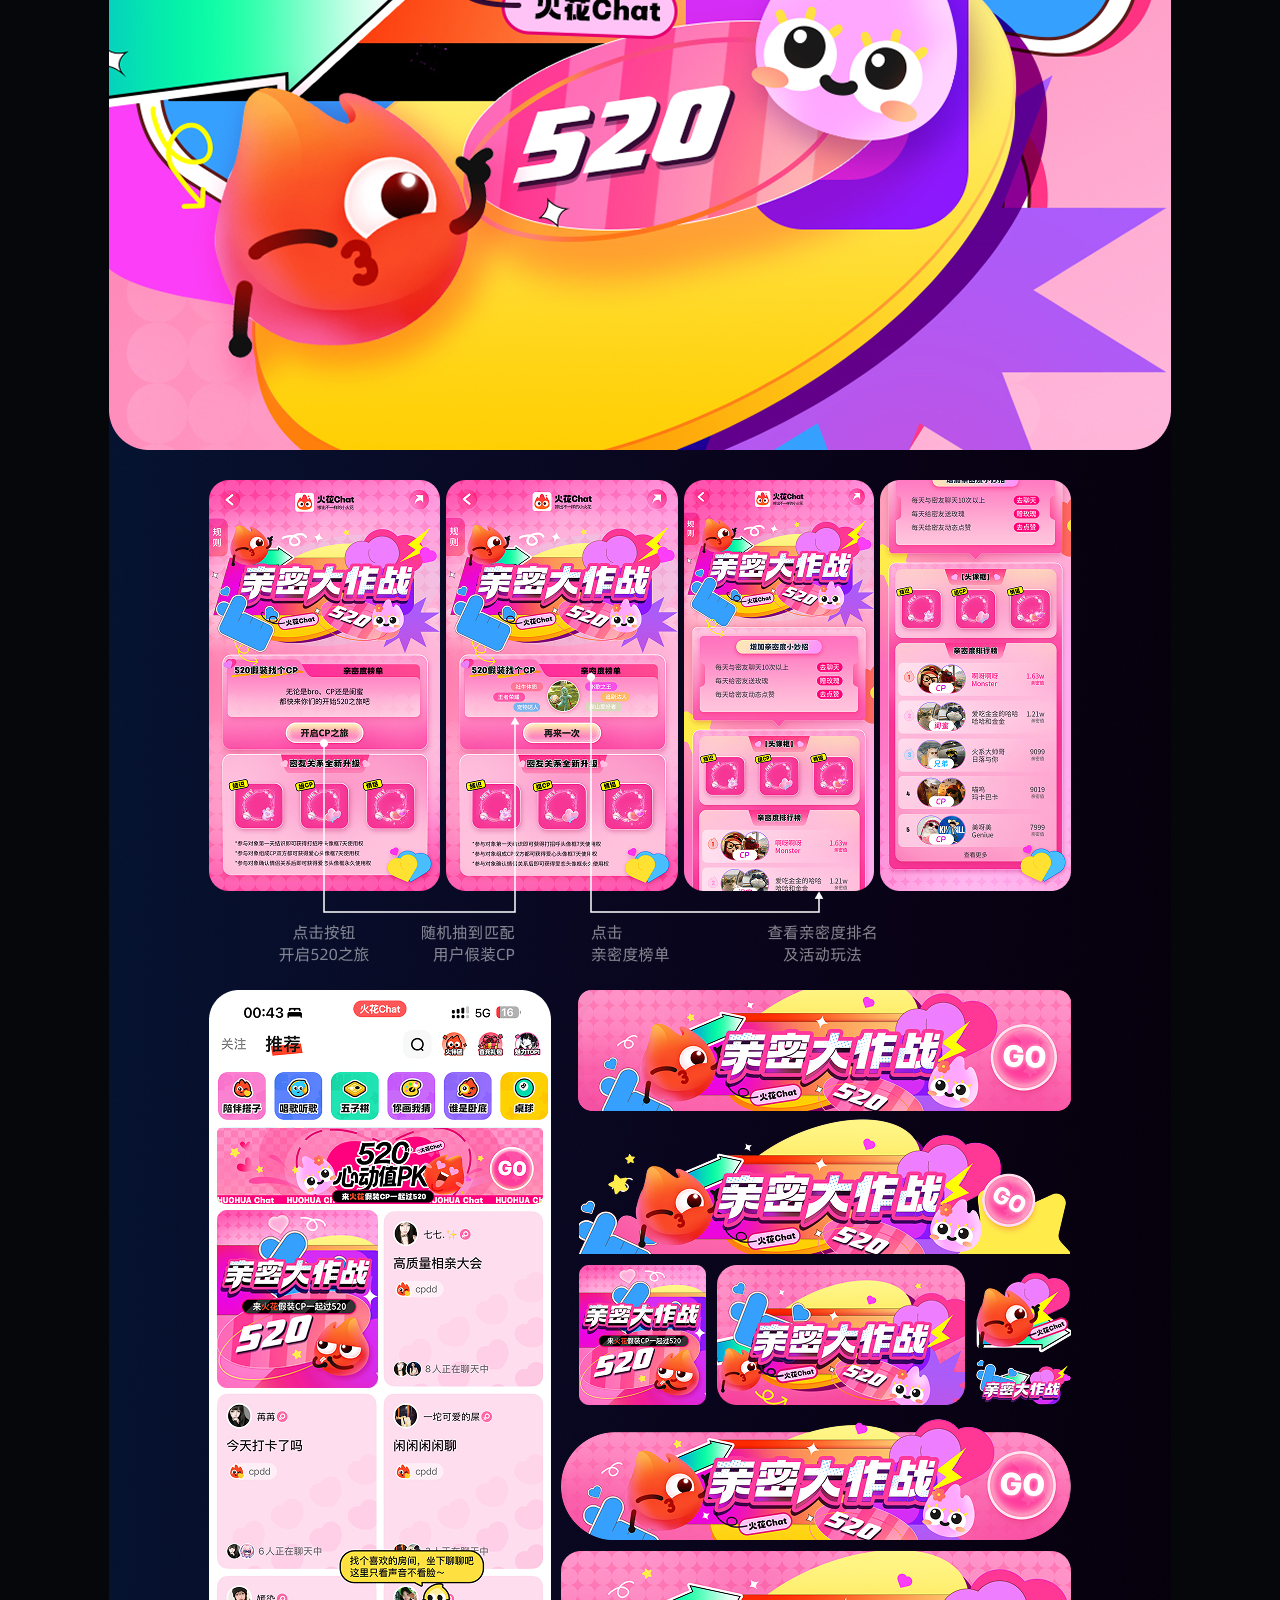
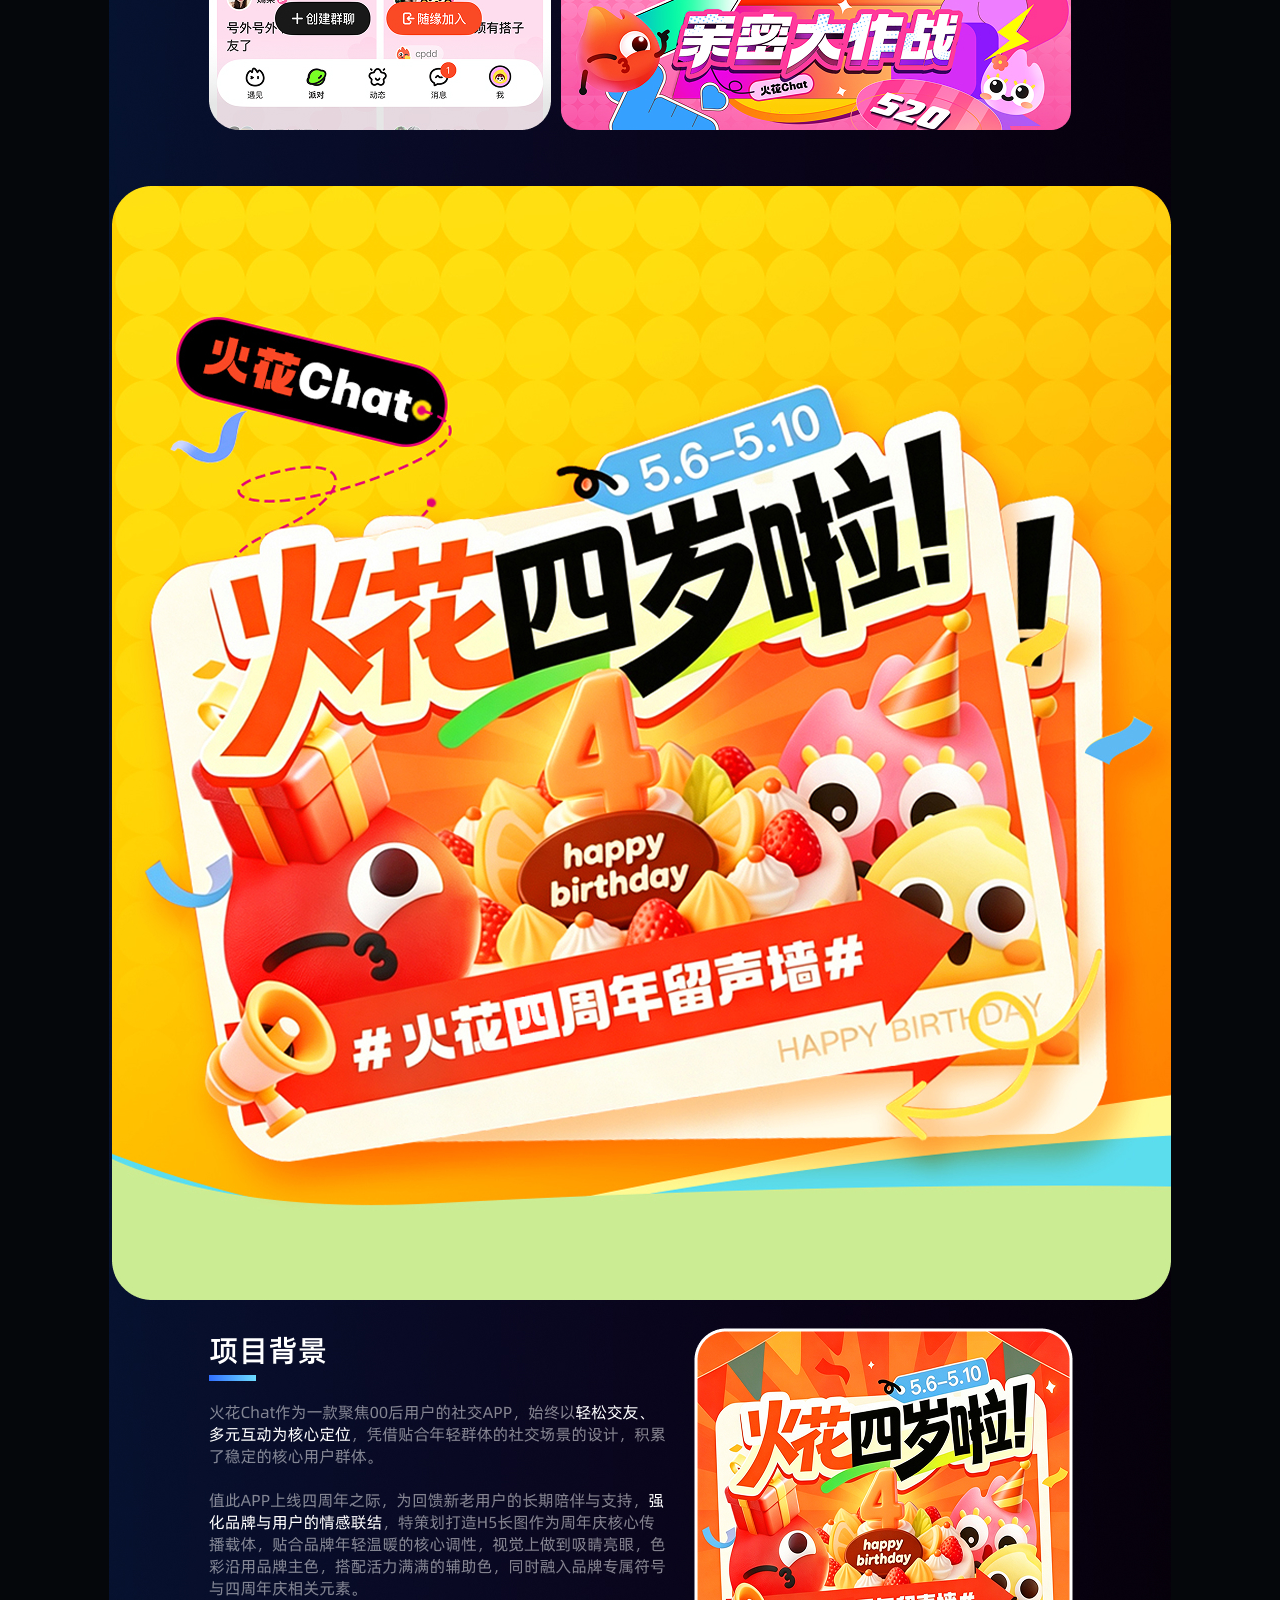
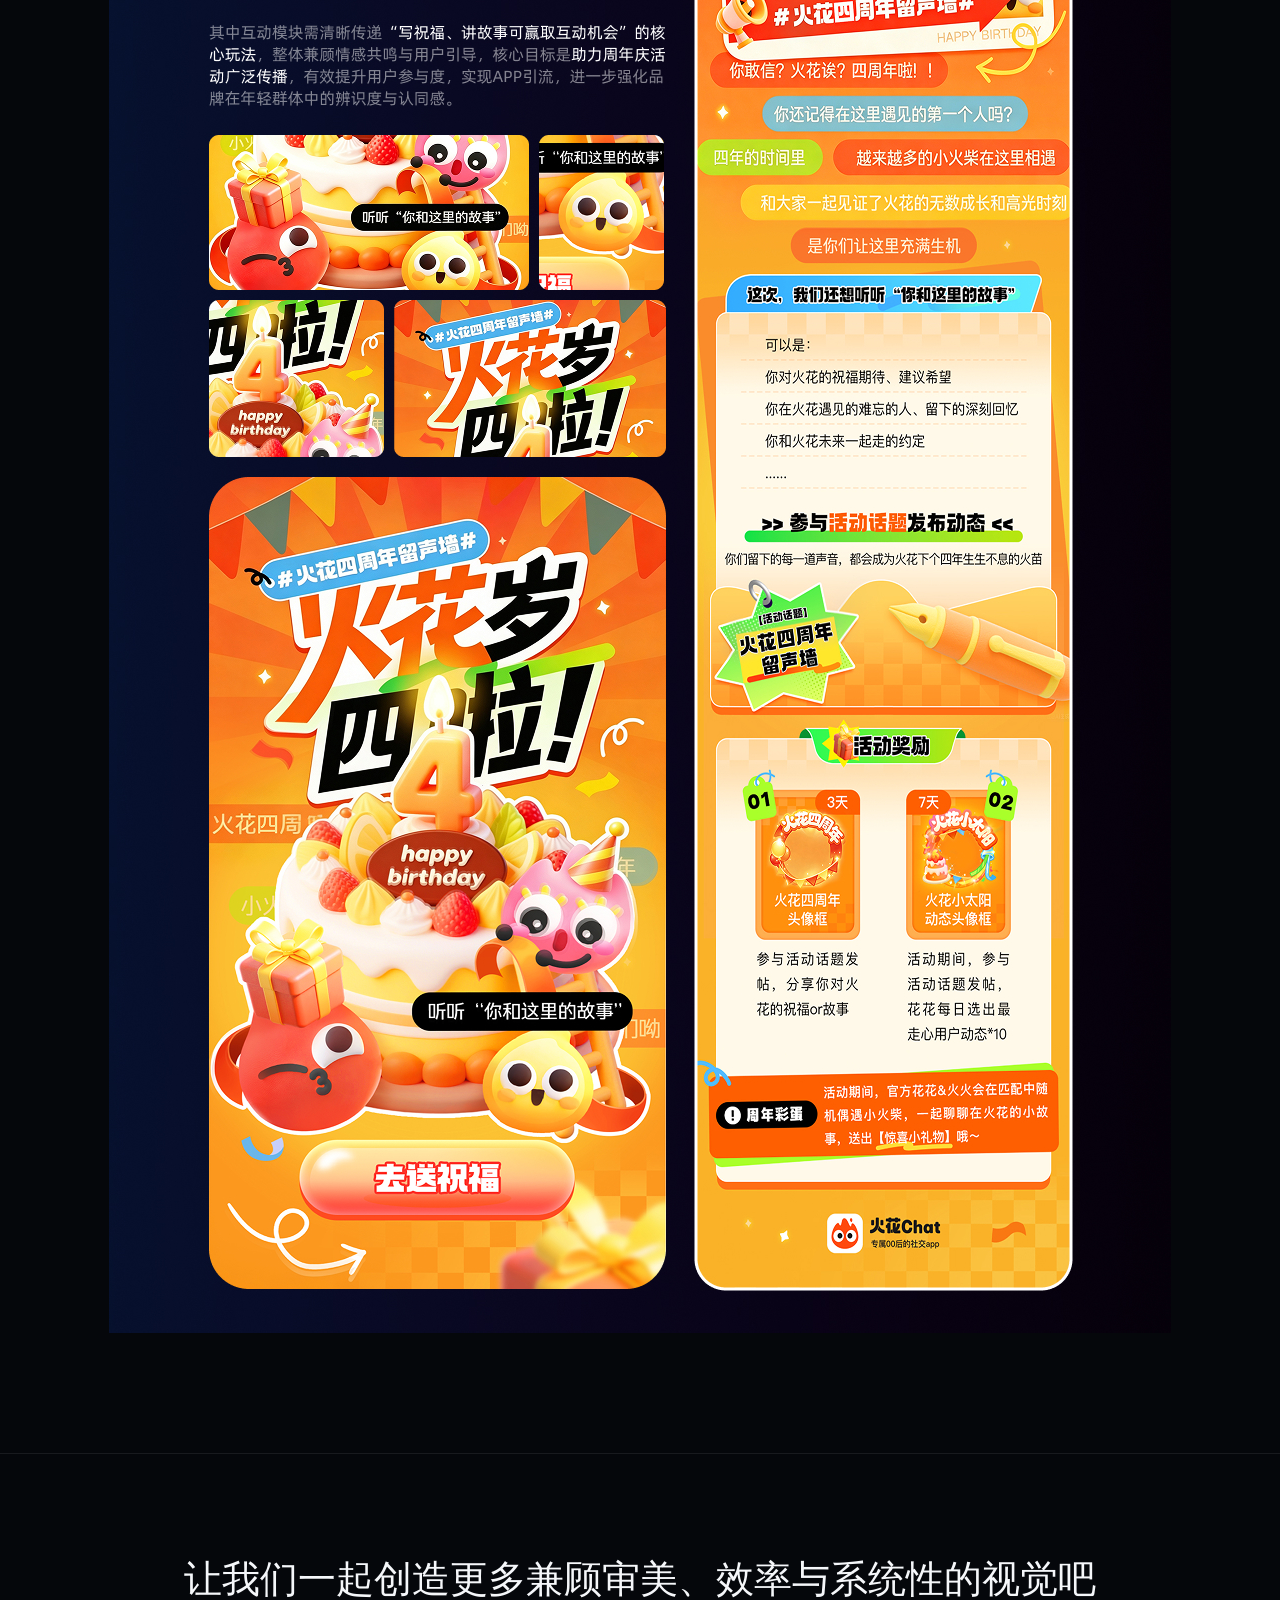
<file: huohua-operation-detail.html>
<!doctype html>
<html lang="zh-CN">
  <head>
    <meta charset="UTF-8" />
    <meta name="viewport" content="width=device-width, initial-scale=1.0" />
    <title>火花 Chat 活动运营视觉｜孙思婷作品集</title>
    <style>
      :root { color-scheme: dark; font-family: "Manrope", "Noto Sans SC", "PingFang SC", sans-serif; background: #05070b; color: #f5f7fa; }
      * { box-sizing: border-box; }
      html { scroll-behavior: smooth; }
      body { margin: 0; min-width: 320px; background: #05070b; }
      a { color: inherit; text-decoration: none; }
      .page-shell { position: relative; min-height: 100vh; overflow: hidden; isolation: isolate; }
      .page-shell::before, .page-shell::after { content: ""; position: fixed; z-index: -1; width: 34vw; height: 34vw; border-radius: 50%; filter: blur(90px); pointer-events: none; }
      .page-shell::before { top: 8%; right: 5%; background: #5482d52e; }
      .page-shell::after { bottom: 18%; left: 3%; background: #1475a71f; }
      .background-video { position: fixed; z-index: -2; inset: 0; width: 100%; height: 100%; object-fit: cover; opacity: .22; pointer-events: none; }
      .background-wash { position: fixed; z-index: -1; inset: 0; background: linear-gradient(180deg, #05070bdb 0%, #080b1199 42%, #05070be8 100%); pointer-events: none; }
      .nav { position: sticky; top: 0; z-index: 10; display: flex; align-items: center; justify-content: space-between; width: min(1700px, calc(100% - 72px)); margin: 0 auto; padding: 18px 0; border-bottom: 1px solid #ffffff12; backdrop-filter: blur(14px); }
      .brand { font-size: .78rem; letter-spacing: .18em; color: #dff5ff; }
      .nav-links { display: flex; gap: 30px; color: #d9e1edb8; font-size: .8rem; }
      .nav-links a { transition: color .2s ease, transform .2s ease, text-shadow .2s ease; }
      .nav-links a:hover { color: #78c2ff; transform: translateY(-3px); text-shadow: 0 0 12px #4092ff99; }
      .back-link { padding: 9px 16px; border: 1px solid #78c2ff66; border-radius: 999px; color: #dff5ff; font-size: .78rem; }
      .gallery { display: grid; gap: 0; width: min(1062px, calc(100% - 40px)); margin: 0 auto; padding-bottom: 120px; }
      .gallery figure { margin: 0; overflow: hidden; border: 0; background: transparent; }
      .gallery figure:first-child { width: 100vw; margin-left: calc(50% - 50vw); }
      .gallery img { display: block; width: 100%; height: auto; }
      .contact { position: relative; padding: 100px 20px 150px; border-top: 1px solid #ffffff14; text-align: center; overflow: hidden; }
      .contact h2 { position: relative; z-index: 1; margin: 0; font-size: clamp(1.5rem, 3vw, 2.7rem); font-weight: 350; }
      .smile-arc { position: absolute; z-index: 0; bottom: -120px; left: 50%; width: min(620px, 70vw); height: 250px; border-radius: 50% 50% 0 0 / 100% 100% 0 0; transform: translateX(-50%); background: linear-gradient(120deg, #dff5ff, #78c2ff 46%, #4092ff); opacity: .8; }
      .face { position: absolute; top: 68px; left: 50%; transform: translateX(-50%); }
      .eyes { display: flex; justify-content: space-between; width: 58px; }
      .eyes i { width: 11px; height: 19px; border-radius: 50%; background: #07101b; animation: blink 3s ease-in-out 1s infinite; }
      .mouth { width: 26px; height: 14px; margin: 9px auto 0; border: 3px solid #07101b; border-top: 0; border-radius: 0 0 18px 18px; }
      @keyframes blink { 0%, 16%, 22%, 100% { transform: scaleY(1); } 18%, 20% { transform: scaleY(.1); } }
      @media (max-width: 700px) { .nav { width: calc(100% - 32px); } .nav-links { display: none; } .gallery { width: 100%; } }
      @media (prefers-reduced-motion: reduce) { .eyes i { animation: none; } html { scroll-behavior: auto; } }
    </style>
  </head>
  <body>
    <div class="page-shell">
      <video class="background-video" autoplay muted loop playsinline aria-hidden="true" src="/assets/hero-clouds.mp4"></video>
      <div class="background-wash"></div>
      <nav class="nav" aria-label="主导航">
        <a class="brand" href="index.html">SUNSITING / PORTFOLIO</a>
        <div class="nav-links"><a href="index.html#home">首页</a><a href="index.html#profile">经历</a><a href="index.html#projects">项目</a><a href="index.html#strengths">优势</a><a href="index.html#contact">联系</a></div>
        <a class="back-link" href="index.html#projects">返回项目</a>
      </nav>
      <main>
        <section class="gallery" aria-label="火花 Chat 活动运营视觉项目详情">
          <figure><img src="/assets/huohua-operation-detail/57.jpg" alt="火花 Chat 活动运营主视觉" /></figure>
          <figure><img src="/assets/huohua-operation-detail/42.jpg" alt="火花 Chat 活动运营视觉详情 42" /></figure>
          <figure><img src="/assets/huohua-operation-detail/43.jpg" alt="火花 Chat 活动运营视觉详情 43" /></figure>
          <figure><img src="/assets/huohua-operation-detail/44-revised.jpg" alt="火花 Chat 活动运营视觉详情 44" /></figure>
          <figure><img src="/assets/huohua-operation-detail/45.jpg" alt="火花 Chat 活动运营视觉详情 45" /></figure>
        </section>
      </main>
      <footer class="contact" id="contact">
        <div class="smile-arc"><div class="face"><div class="eyes"><i></i><i></i></div><div class="mouth"></div></div></div>
        <h2>让我们一起创造更多兼顾审美、效率与系统性的视觉吧</h2>
      </footer>
    </div>
  </body>
</html>
</file>
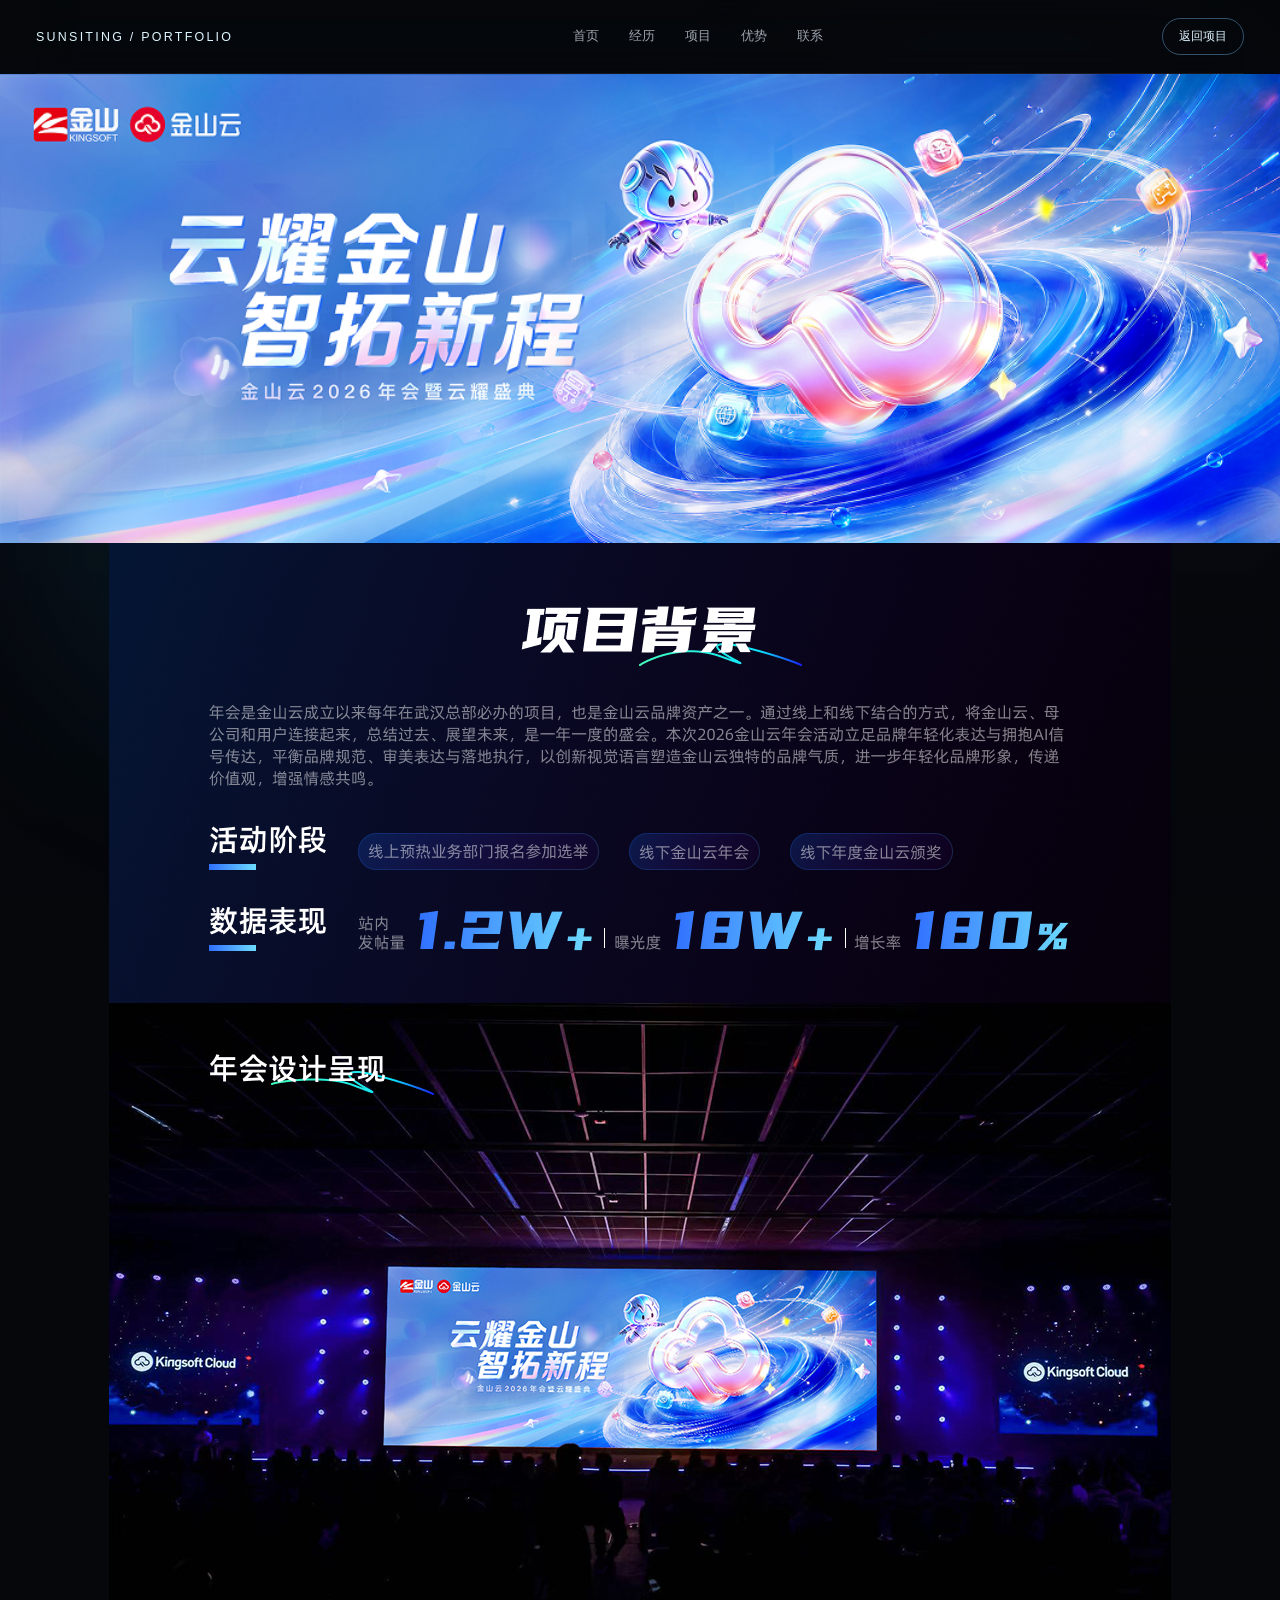
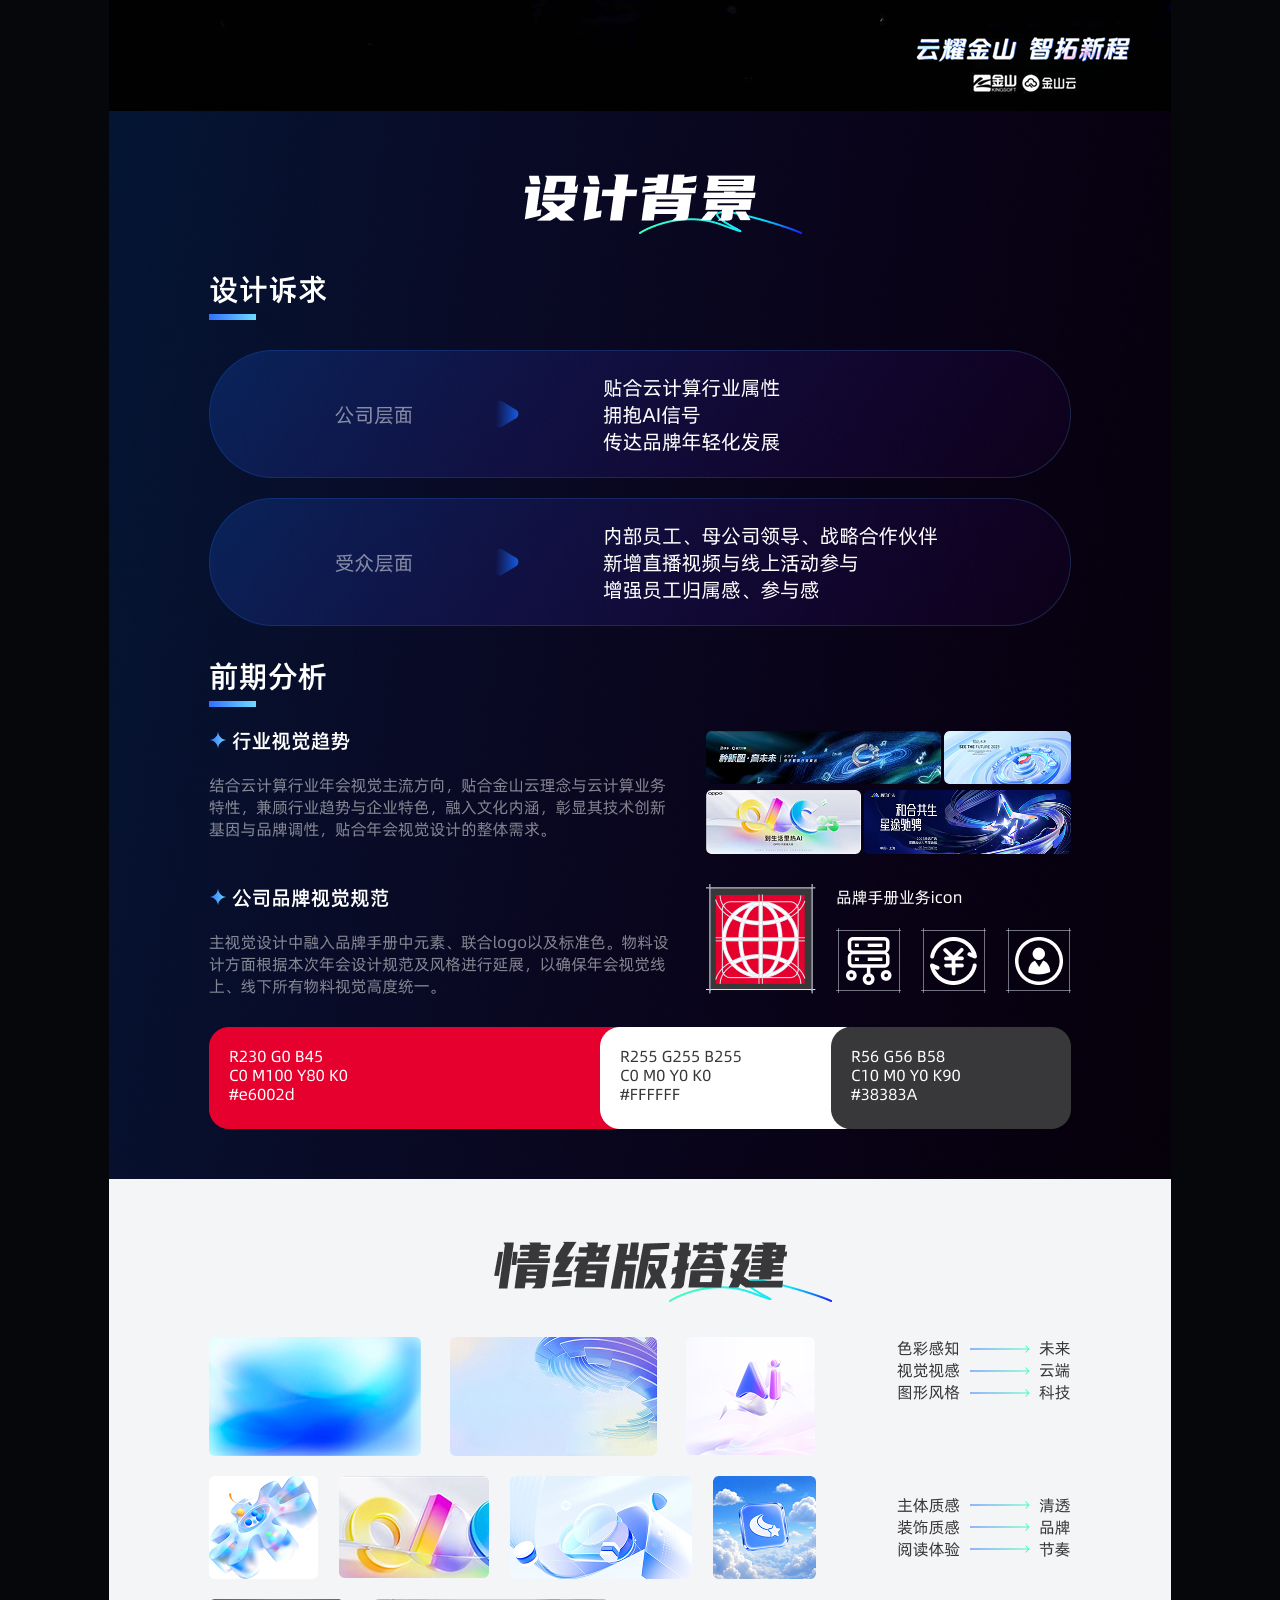
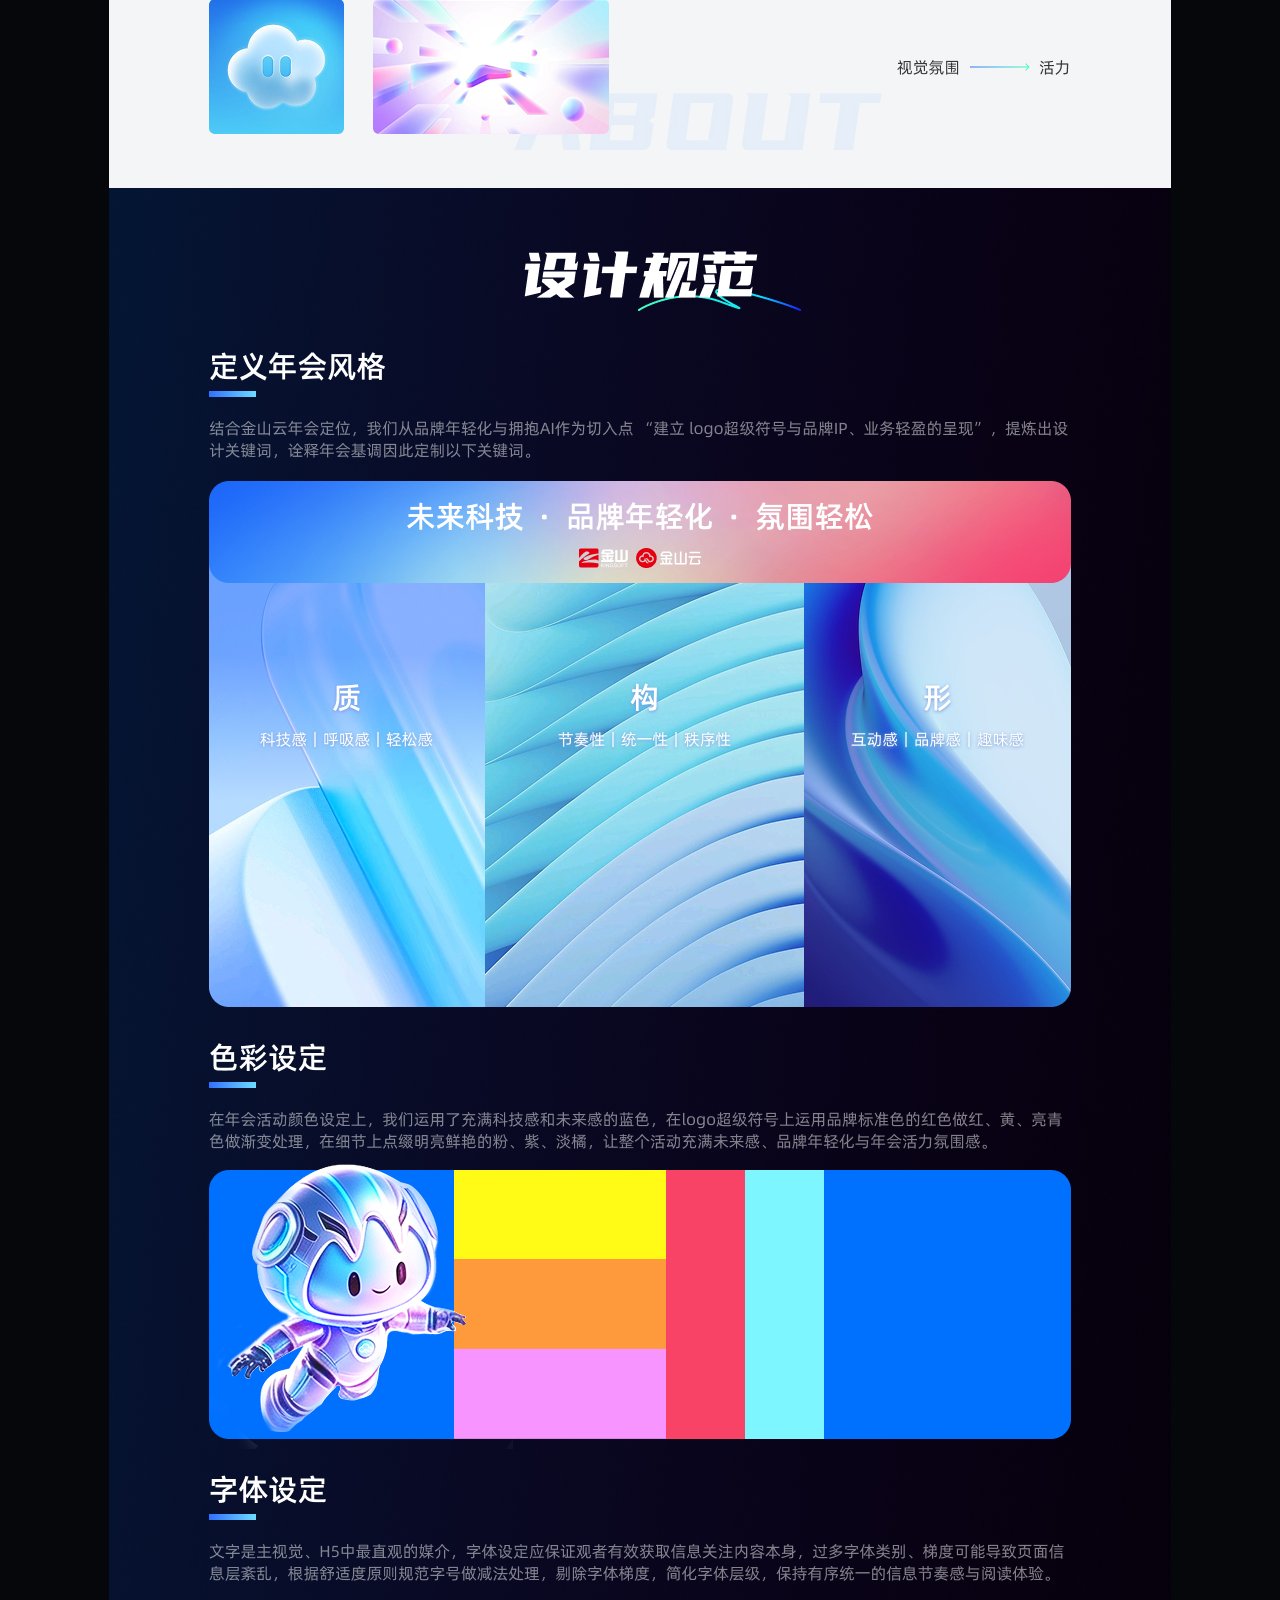
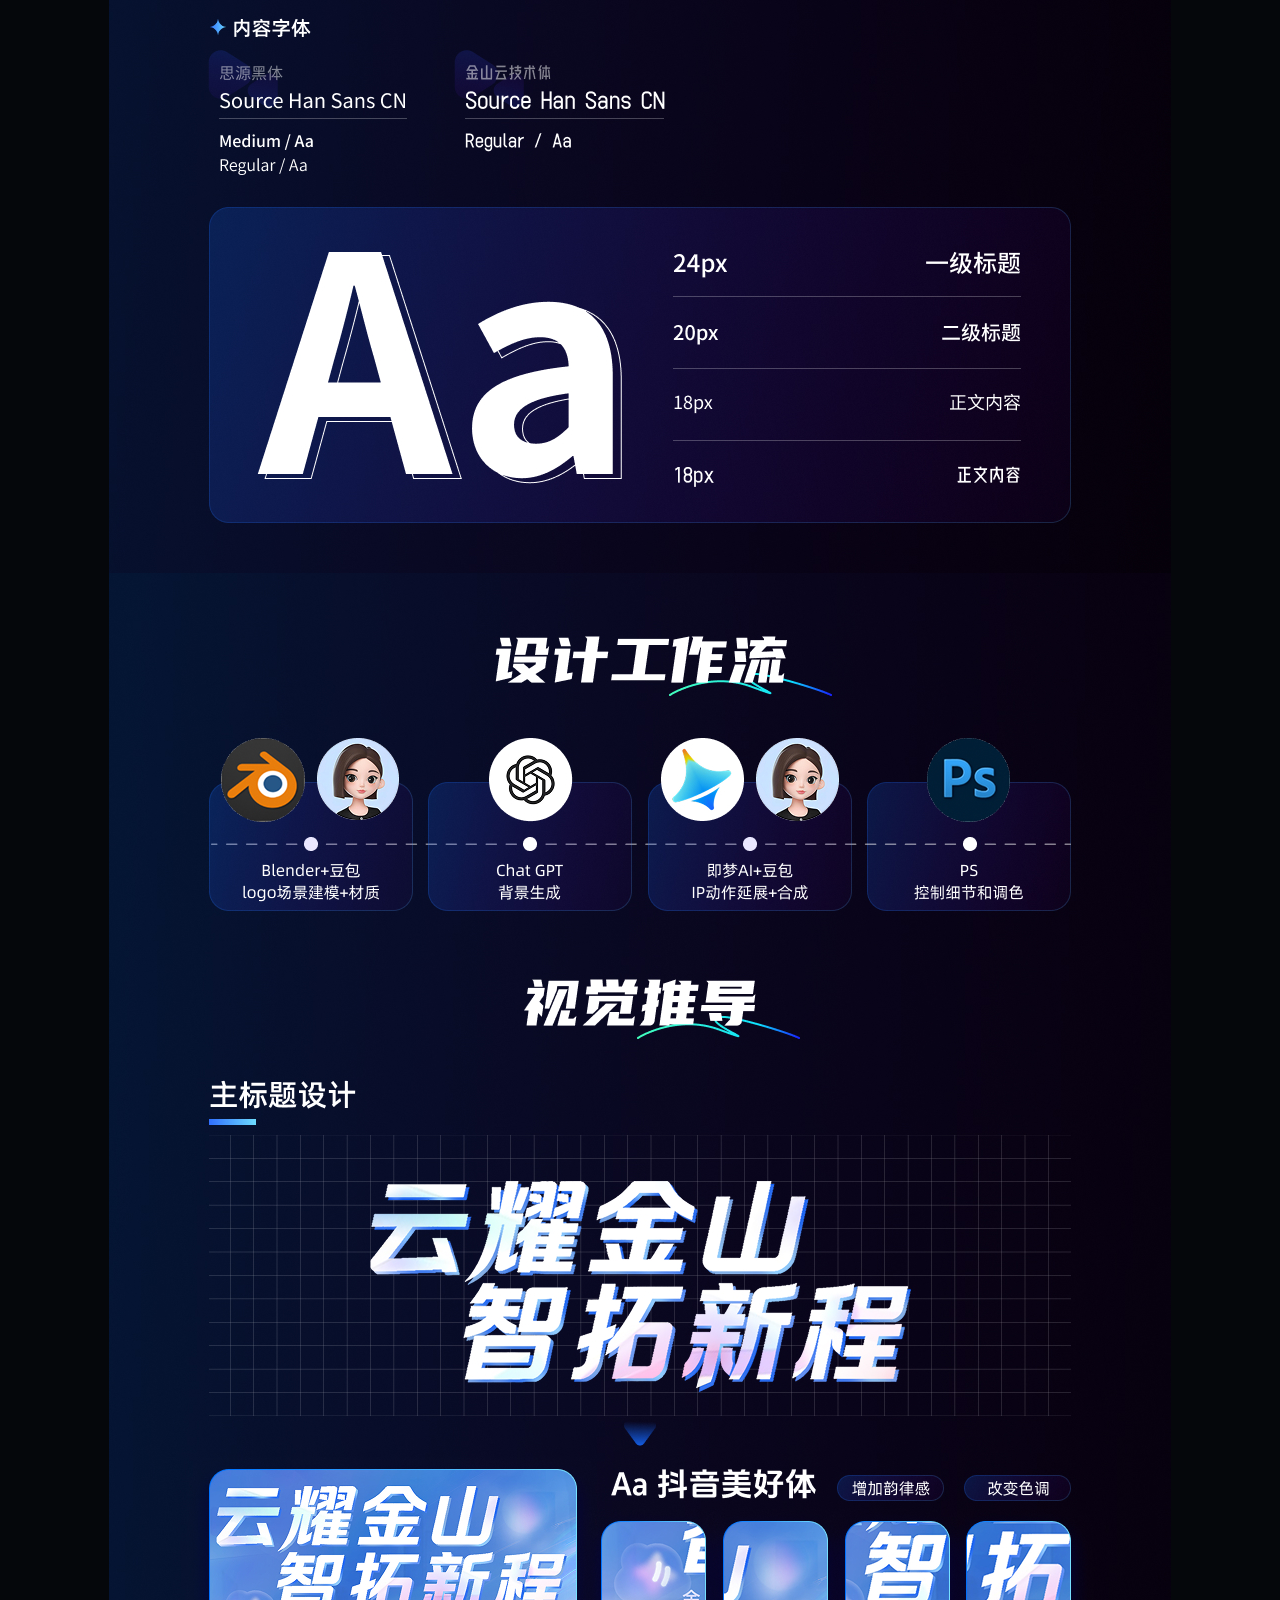
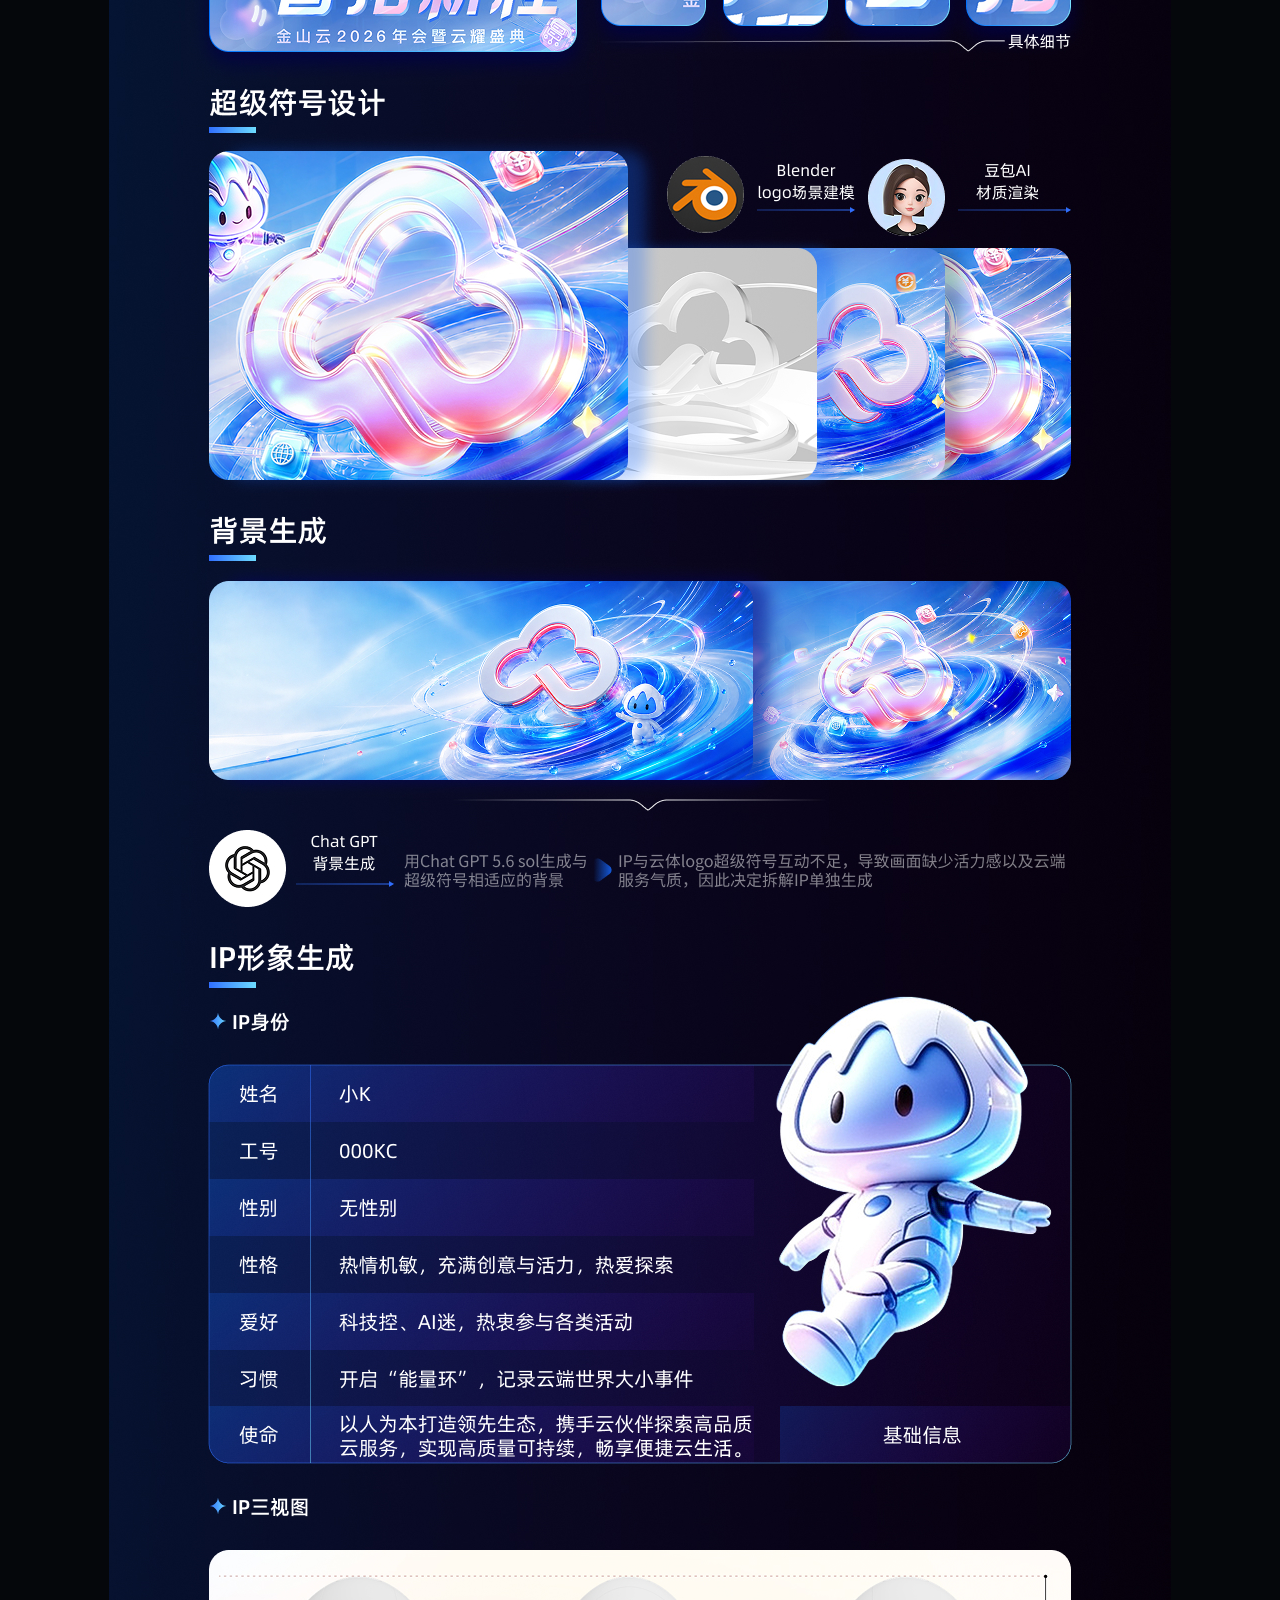
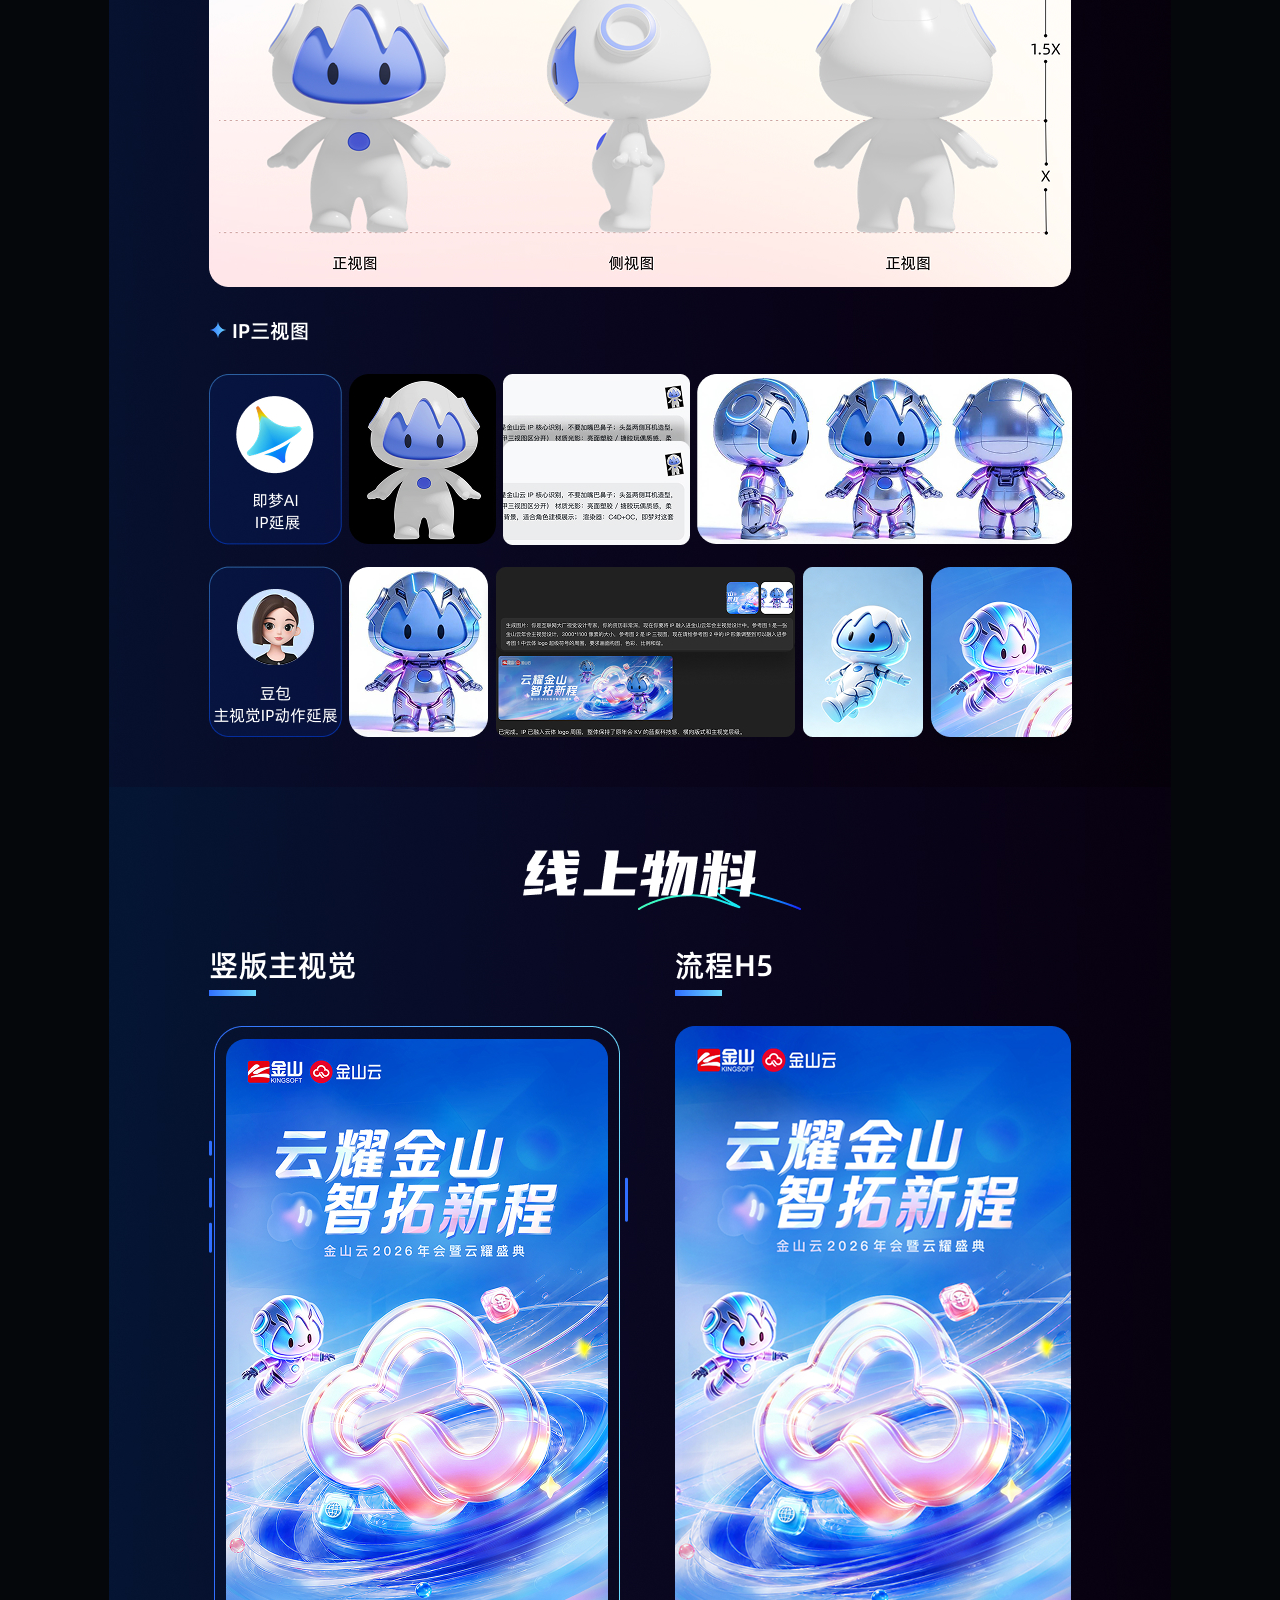
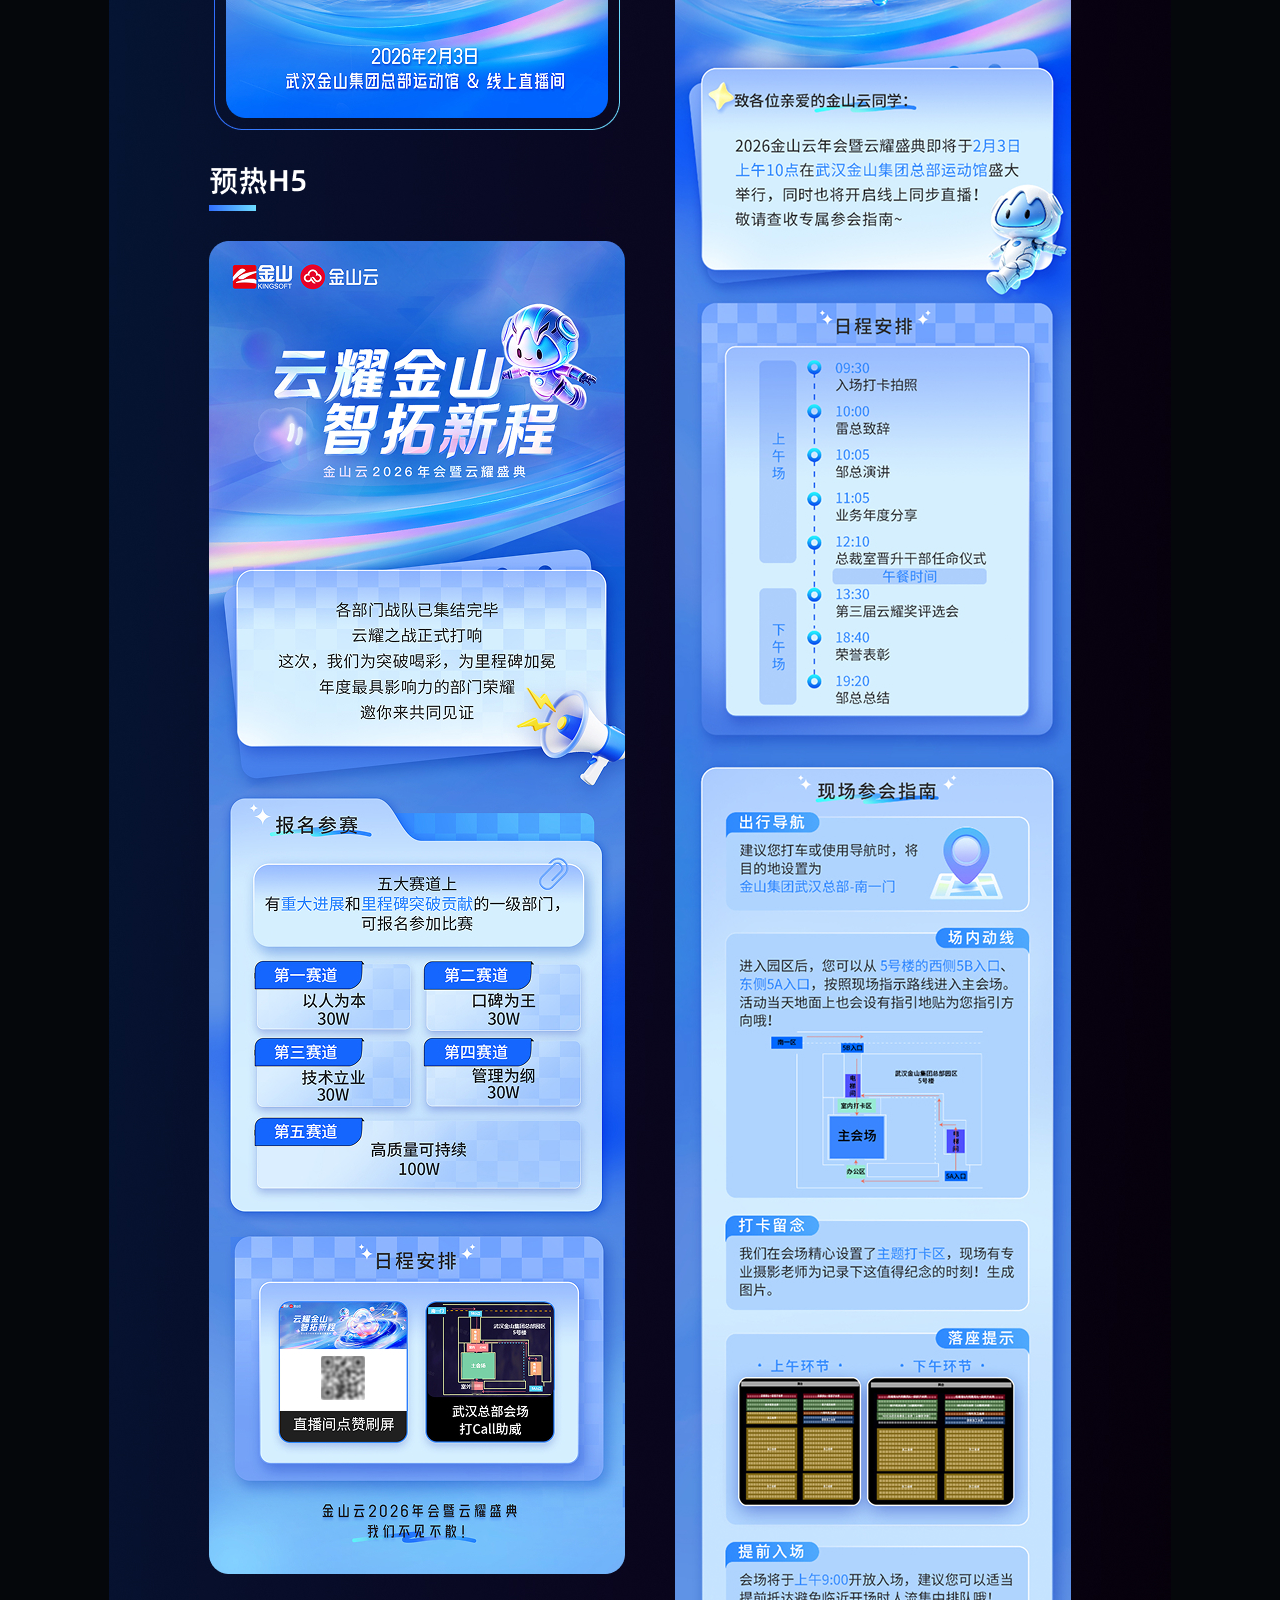
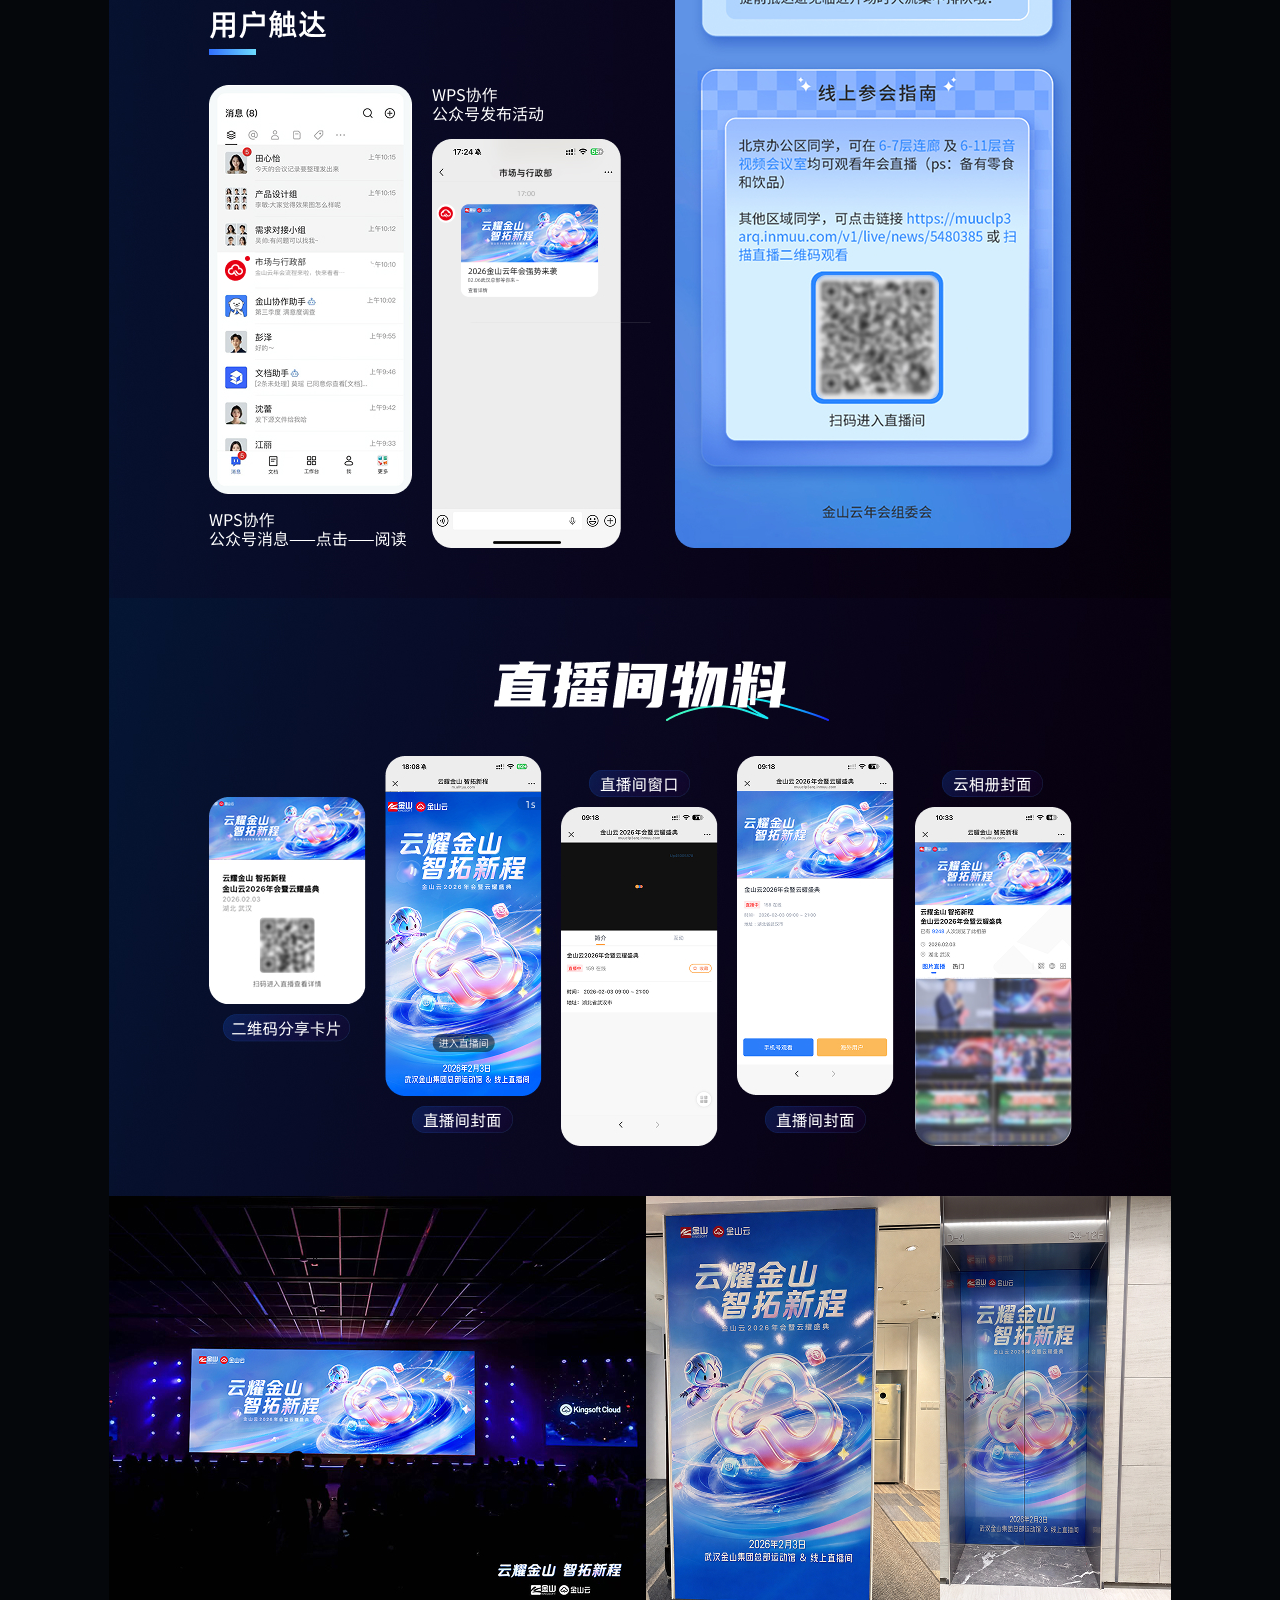
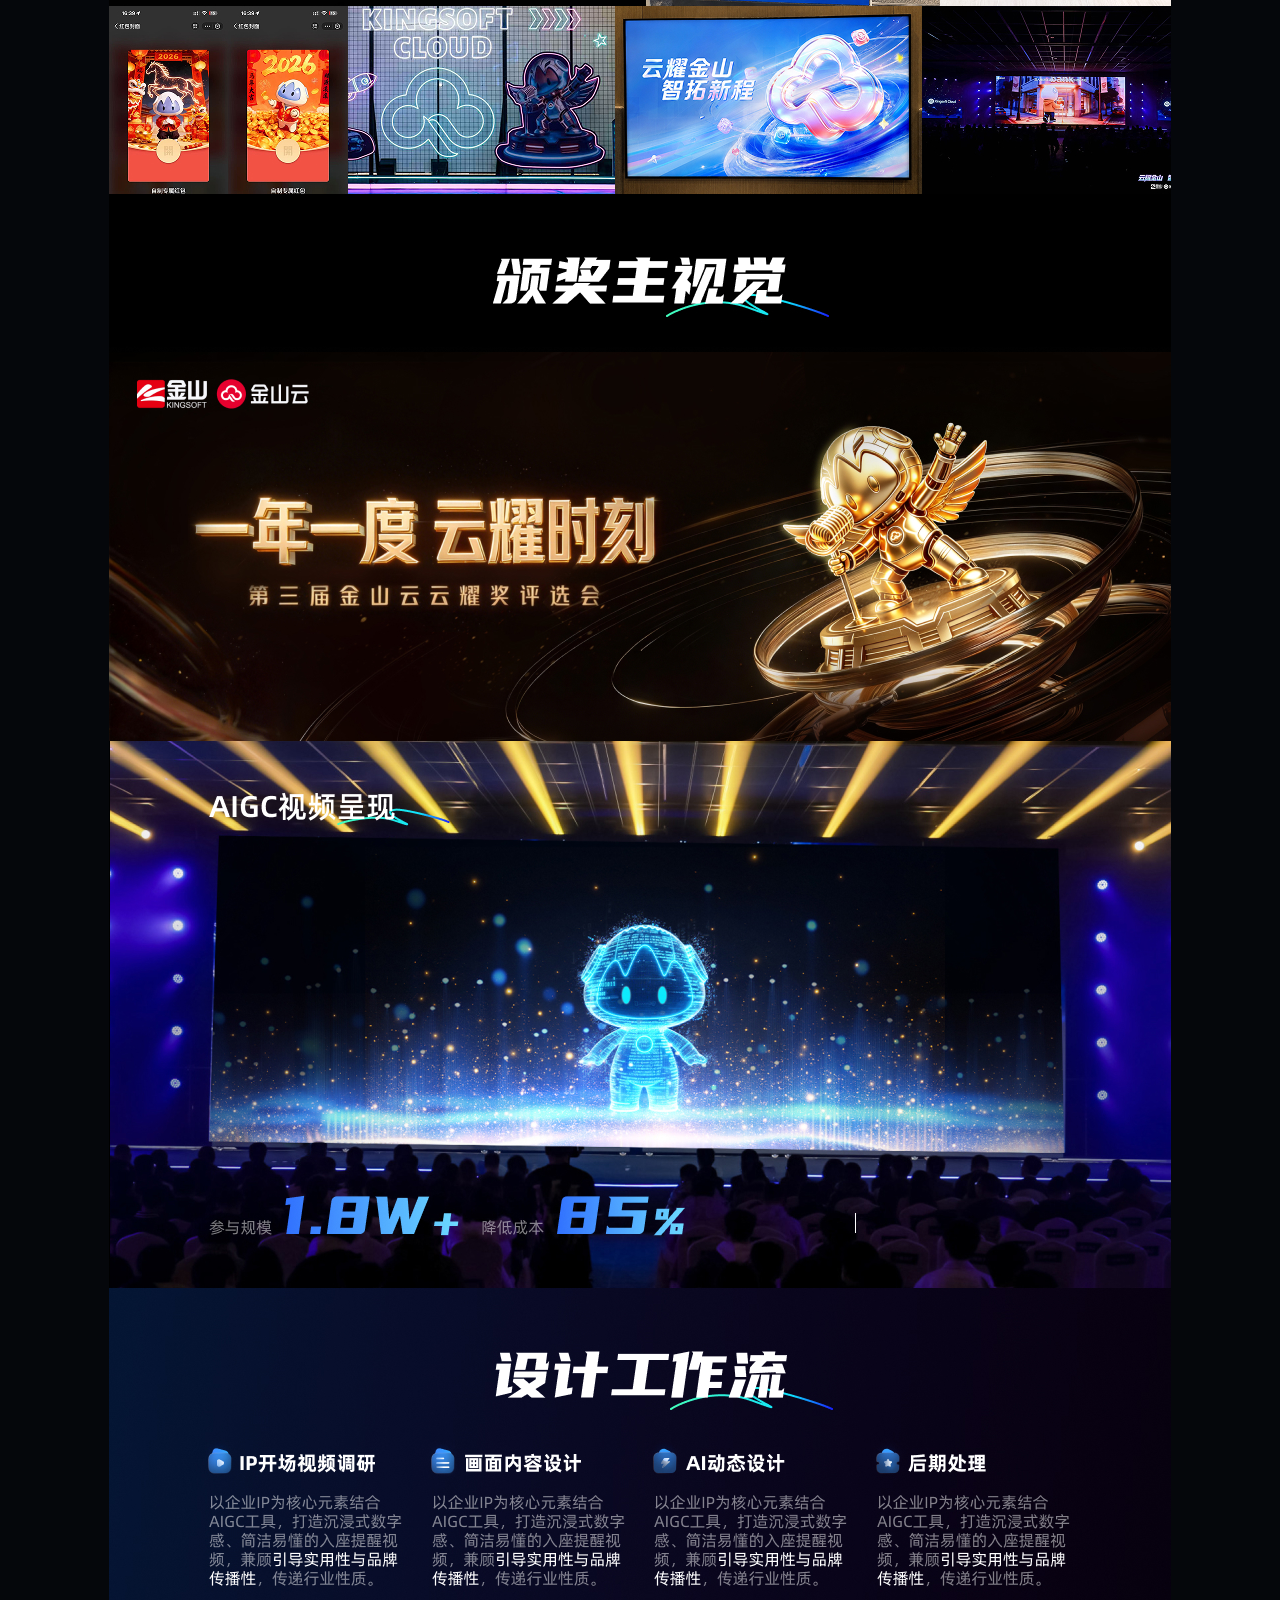
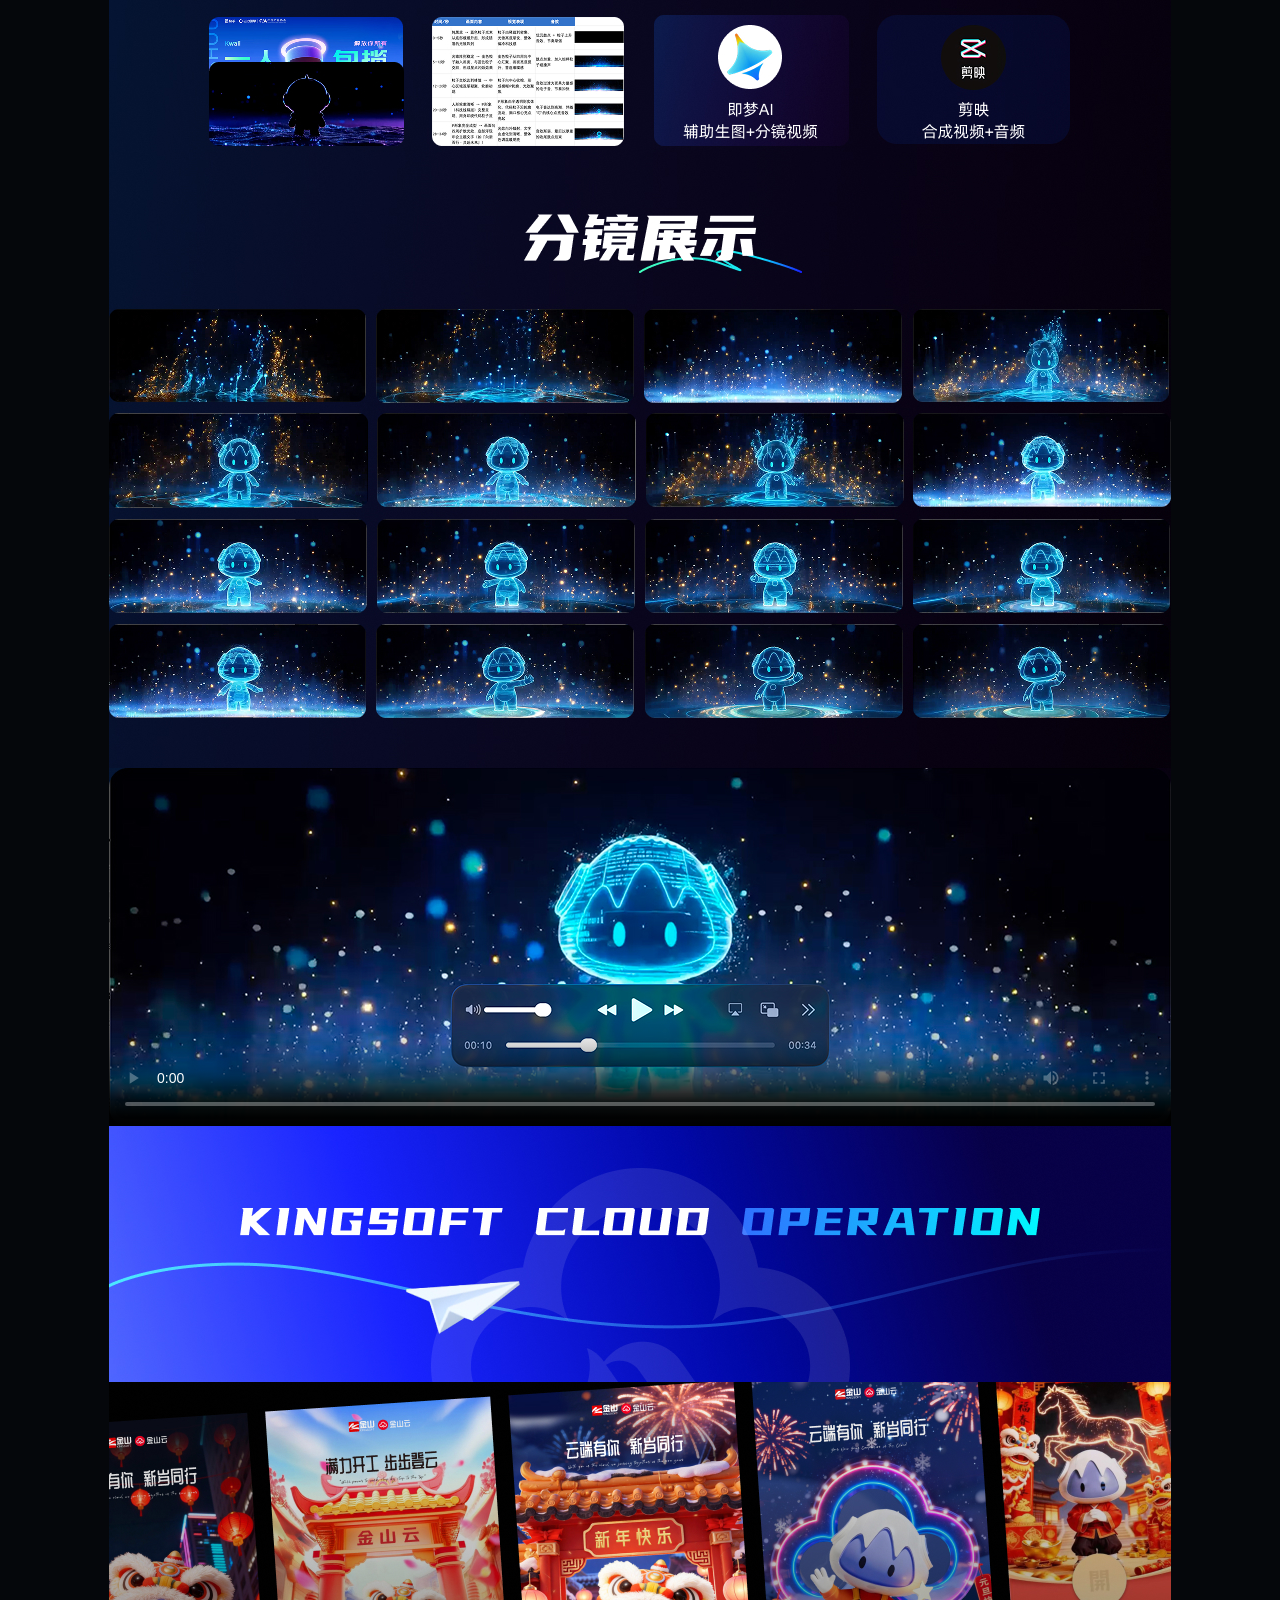
<file: kingsoft-annual-detail.html>
<!doctype html>
<html lang="zh-CN">
  <head>
    <meta charset="UTF-8" />
    <meta name="viewport" content="width=device-width, initial-scale=1.0" />
    <title>金山云年会视觉设计｜孙思婷作品集</title>
    <style>
      :root { color-scheme: dark; font-family: "Manrope", "Noto Sans SC", "PingFang SC", sans-serif; background: #05070b; color: #f5f7fa; }
      * { box-sizing: border-box; }
      html { scroll-behavior: smooth; }
      body { margin: 0; min-width: 320px; background: #05070b; }
      a { color: inherit; text-decoration: none; }
      .page-shell { position: relative; min-height: 100vh; overflow: hidden; isolation: isolate; }
      .page-shell::before, .page-shell::after { content: ""; position: fixed; z-index: -1; width: 34vw; height: 34vw; border-radius: 50%; filter: blur(90px); pointer-events: none; }
      .page-shell::before { top: 8%; right: 5%; background: #5482d52e; }
      .page-shell::after { bottom: 18%; left: 3%; background: #1475a71f; }
      .background-video { position: fixed; z-index: -2; inset: 0; width: 100%; height: 100%; object-fit: cover; opacity: .22; pointer-events: none; }
      .background-wash { position: fixed; z-index: -1; inset: 0; background: linear-gradient(180deg, #05070bdb 0%, #080b1199 42%, #05070be8 100%); pointer-events: none; }
      .nav { position: sticky; top: 0; z-index: 10; display: flex; align-items: center; justify-content: space-between; width: min(1700px, calc(100% - 72px)); margin: 0 auto; padding: 18px 0; border-bottom: 1px solid #ffffff12; backdrop-filter: blur(14px); }
      .brand { font-size: .78rem; letter-spacing: .18em; color: #dff5ff; }
      .nav-links { display: flex; gap: 30px; color: #d9e1edb8; font-size: .8rem; }
      .nav-links a { transition: color .2s ease, transform .2s ease, text-shadow .2s ease; }
      .nav-links a:hover { color: #78c2ff; transform: translateY(-3px); text-shadow: 0 0 12px #4092ff99; }
      .back-link { padding: 9px 16px; border: 1px solid #78c2ff66; border-radius: 999px; color: #dff5ff; font-size: .78rem; }
      .gallery { display: grid; gap: 0; width: min(1062px, calc(100% - 40px)); margin: 0 auto; padding-bottom: 120px; }
      .gallery figure { margin: 0; overflow: hidden; border: 0; background: transparent; }
      .gallery figure:first-child { width: 100vw; margin-left: calc(50% - 50vw); }
      .gallery img { display: block; width: 100%; height: auto; }
      .gallery video { display: block; width: 100%; height: auto; }
      .contact { position: relative; padding: 100px 20px 150px; border-top: 1px solid #ffffff14; text-align: center; overflow: hidden; }
      .contact h2 { position: relative; z-index: 1; margin: 0; font-size: clamp(1.5rem, 3vw, 2.7rem); font-weight: 350; }
      .smile-arc { position: absolute; z-index: 0; bottom: -120px; left: 50%; width: min(620px, 70vw); height: 250px; border-radius: 50% 50% 0 0 / 100% 100% 0 0; transform: translateX(-50%); background: linear-gradient(120deg, #dff5ff, #78c2ff 46%, #4092ff); opacity: .8; }
      .face { position: absolute; top: 68px; left: 50%; transform: translateX(-50%); }
      .eyes { display: flex; justify-content: space-between; width: 58px; }
      .eyes i { width: 11px; height: 19px; border-radius: 50%; background: #07101b; animation: blink 3s ease-in-out 1s infinite; }
      .mouth { width: 26px; height: 14px; margin: 9px auto 0; border: 3px solid #07101b; border-top: 0; border-radius: 0 0 18px 18px; }
      @keyframes blink { 0%, 16%, 22%, 100% { transform: scaleY(1); } 18%, 20% { transform: scaleY(.1); } }
      @media (max-width: 700px) { .nav { width: calc(100% - 32px); } .nav-links { display: none; } .gallery { width: 100%; } }
      @media (prefers-reduced-motion: reduce) { .eyes i { animation: none; } html { scroll-behavior: auto; } }
    </style>
  </head>
  <body>
    <div class="page-shell">
      <video class="background-video" autoplay muted loop playsinline aria-hidden="true" src="/assets/hero-clouds.mp4"></video>
      <div class="background-wash"></div>
      <nav class="nav" aria-label="主导航">
        <a class="brand" href="index.html">SUNSITING / PORTFOLIO</a>
        <div class="nav-links"><a href="index.html#home">首页</a><a href="index.html#profile">经历</a><a href="index.html#projects">项目</a><a href="index.html#strengths">优势</a><a href="index.html#contact">联系</a></div>
        <a class="back-link" href="index.html#projects">返回项目</a>
      </nav>
      <main>
        <section class="gallery" aria-label="金山云年会视觉设计项目详情">
          <figure><img src="/assets/kingsoft-annual-detail/53.jpg" alt="金山云年会主视觉" /></figure>
          <figure><img src="/assets/kingsoft-annual-detail/11.jpg" alt="金山云年会视觉设计详情 11" /></figure>
          <figure><img src="/assets/kingsoft-annual-detail/12.jpg" alt="金山云年会视觉设计详情 12" /></figure>
          <figure><img src="/assets/kingsoft-annual-detail/13.jpg" alt="金山云年会视觉设计详情 13" /></figure>
          <figure><img src="/assets/kingsoft-annual-detail/14.jpg" alt="金山云年会视觉设计详情 14" /></figure>
          <figure><img src="/assets/kingsoft-annual-detail/15.jpg" alt="金山云年会视觉设计详情 15" /></figure>
          <figure><img src="/assets/kingsoft-annual-detail/16.jpg" alt="金山云年会视觉设计详情 16" /></figure>
          <figure><img src="/assets/kingsoft-annual-detail/17-revised.jpg" alt="金山云年会视觉设计详情 17" /></figure>
          <figure><img src="/assets/kingsoft-annual-detail/18-revised.jpg" alt="金山云年会视觉设计详情 18" /></figure>
          <figure><img src="/assets/kingsoft-annual-detail/19.jpg" alt="金山云年会视觉设计详情 19" /></figure>
          <figure><img src="/assets/kingsoft-annual-detail/20.jpg" alt="金山云颁奖视觉设计详情 20" /></figure>
          <figure><img src="/assets/kingsoft-annual-detail/21.jpg" alt="金山云颁奖视觉设计详情 21" /></figure>
          <figure><img src="/assets/kingsoft-annual-detail/22.jpg" alt="金山云年会视觉设计详情 22" /></figure>
          <figure><video controls playsinline preload="metadata" poster="/assets/kingsoft-annual-detail/23.jpg"><source src="/assets/kingsoft-annual-detail/annual-guide.mp4" type="video/mp4" />你的浏览器不支持视频播放。</video></figure>
          <figure><img src="/assets/kingsoft-annual-detail/24.jpg" alt="金山云节日运营视觉详情 24" /></figure>
          <figure><img src="/assets/kingsoft-annual-detail/25.jpg" alt="金山云节日运营视觉详情 25" /></figure>
          <figure><img src="/assets/kingsoft-annual-detail/27.jpg" alt="金山云新品视觉详情 27" /></figure>
        </section>
      </main>
      <footer class="contact" id="contact">
        <div class="smile-arc"><div class="face"><div class="eyes"><i></i><i></i></div><div class="mouth"></div></div></div>
        <h2>让我们一起创造更多兼顾审美、效率与系统性的视觉吧</h2>
      </footer>
    </div>
  </body>
</html>
</file>
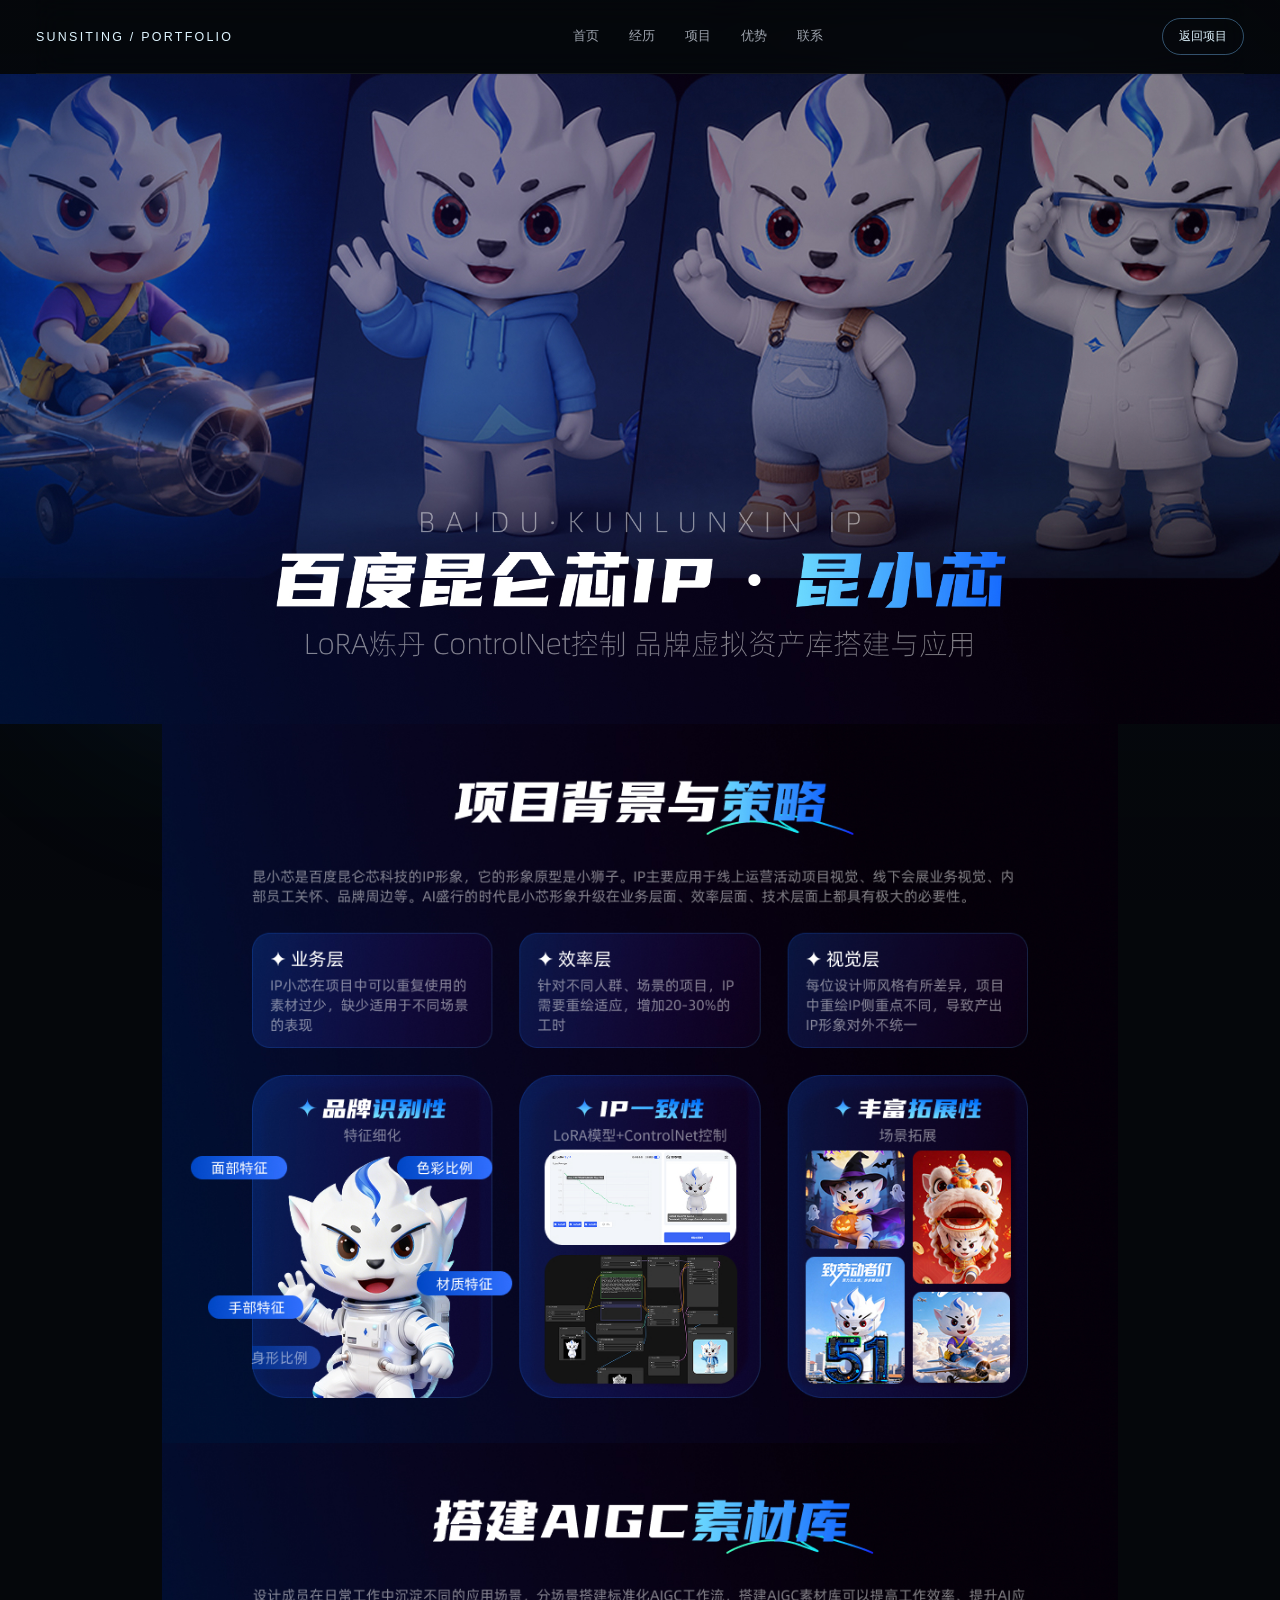
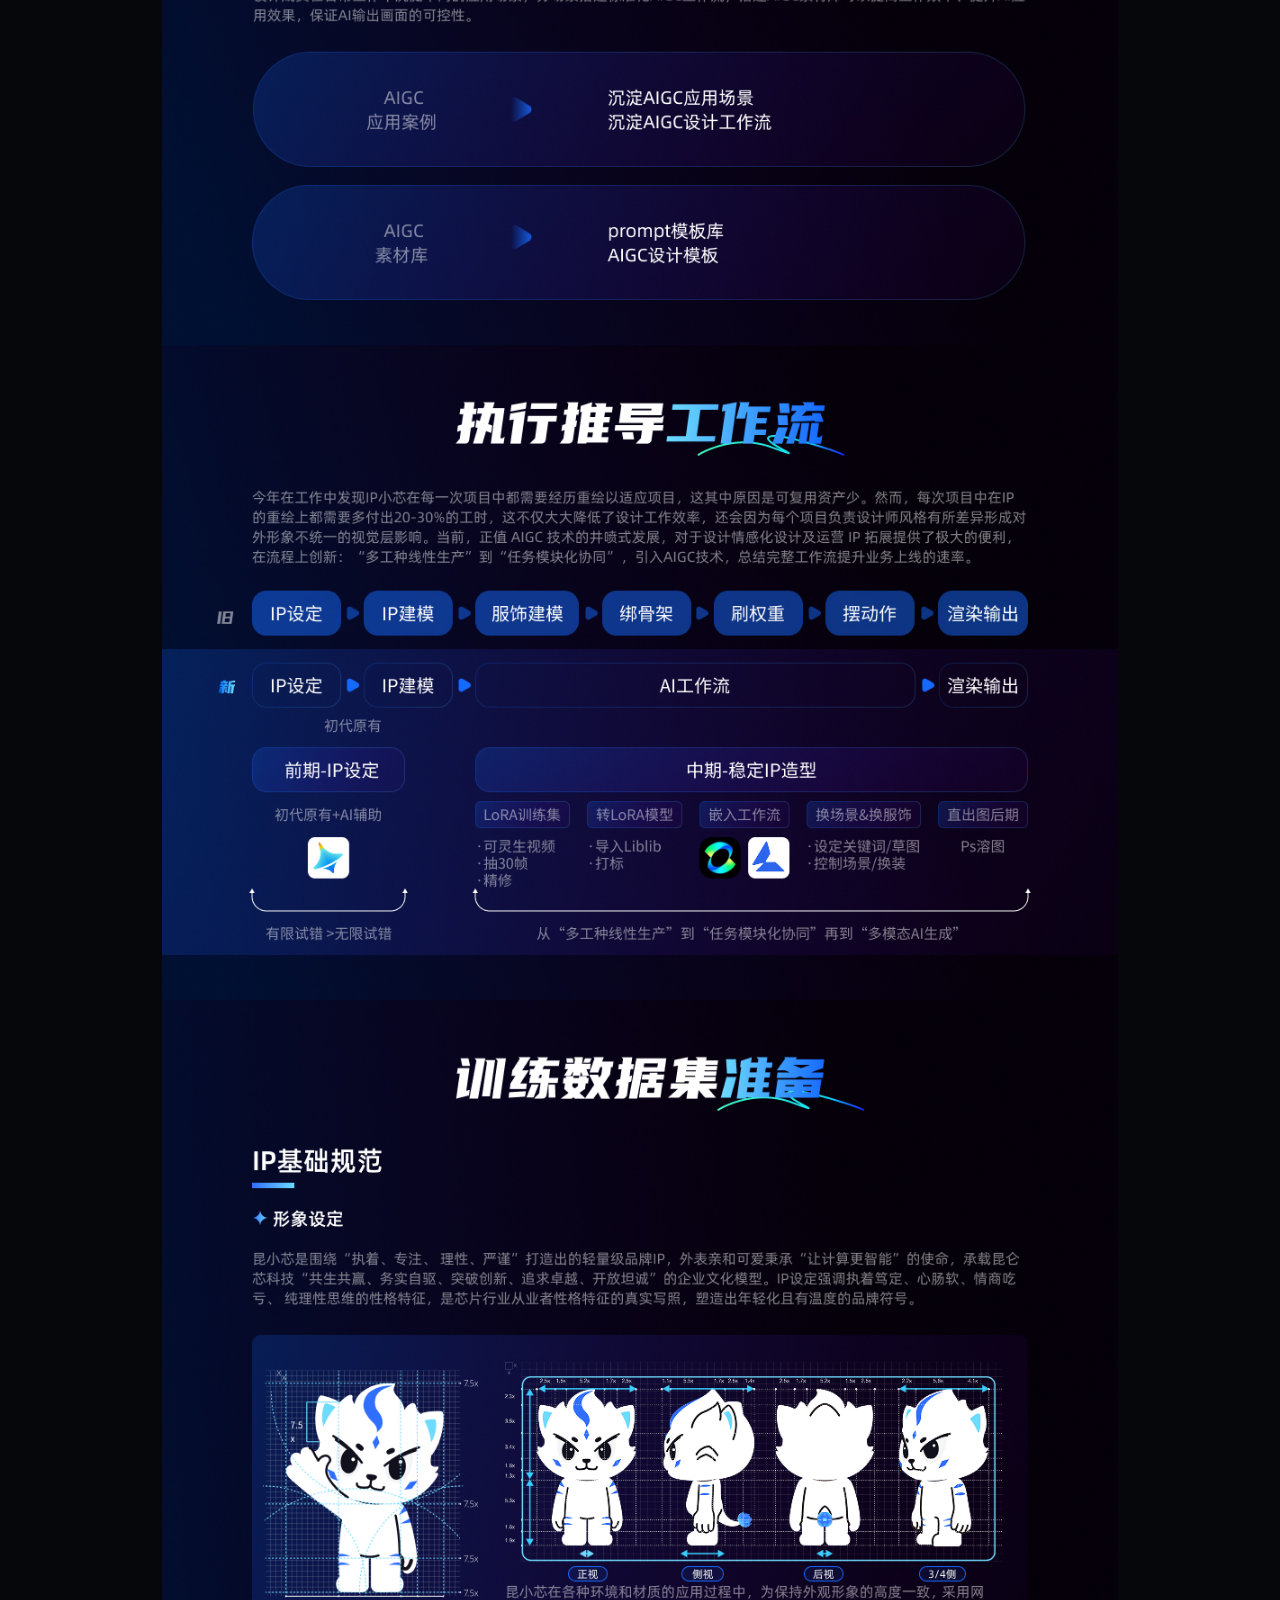
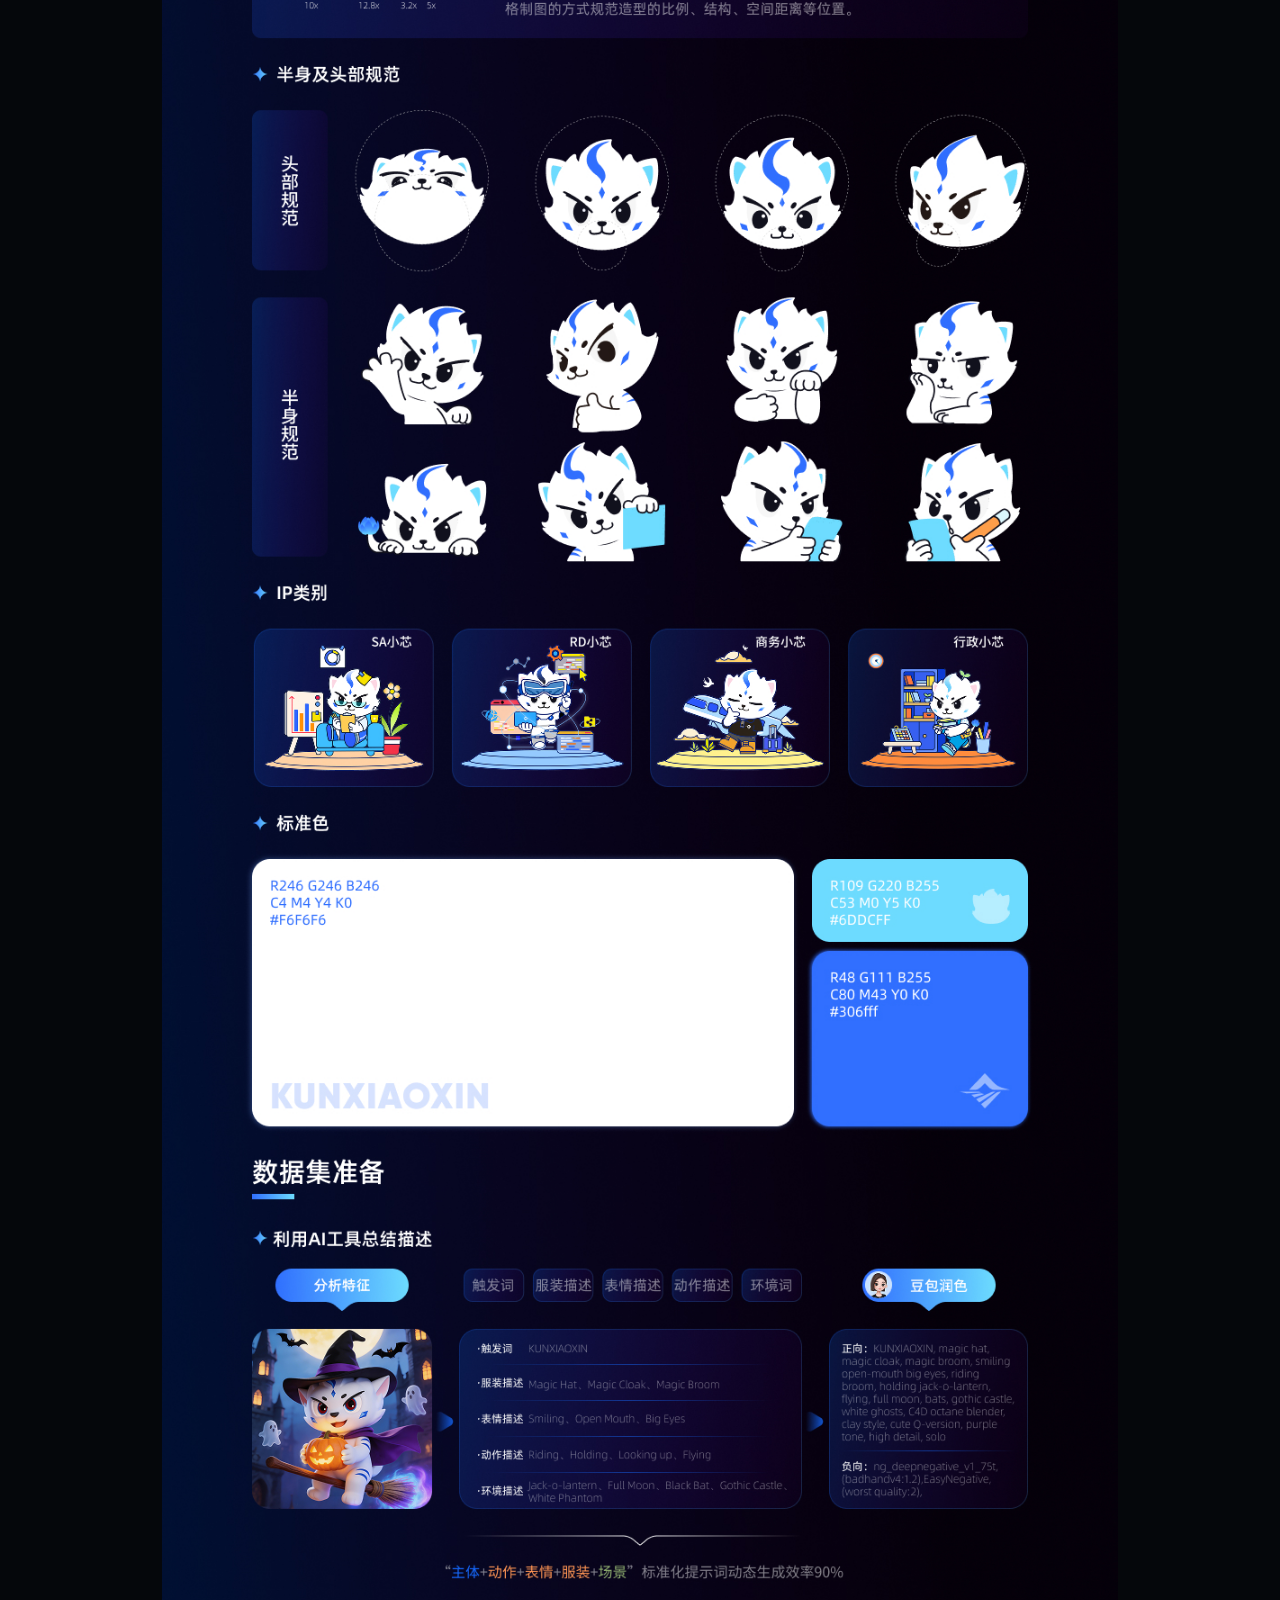
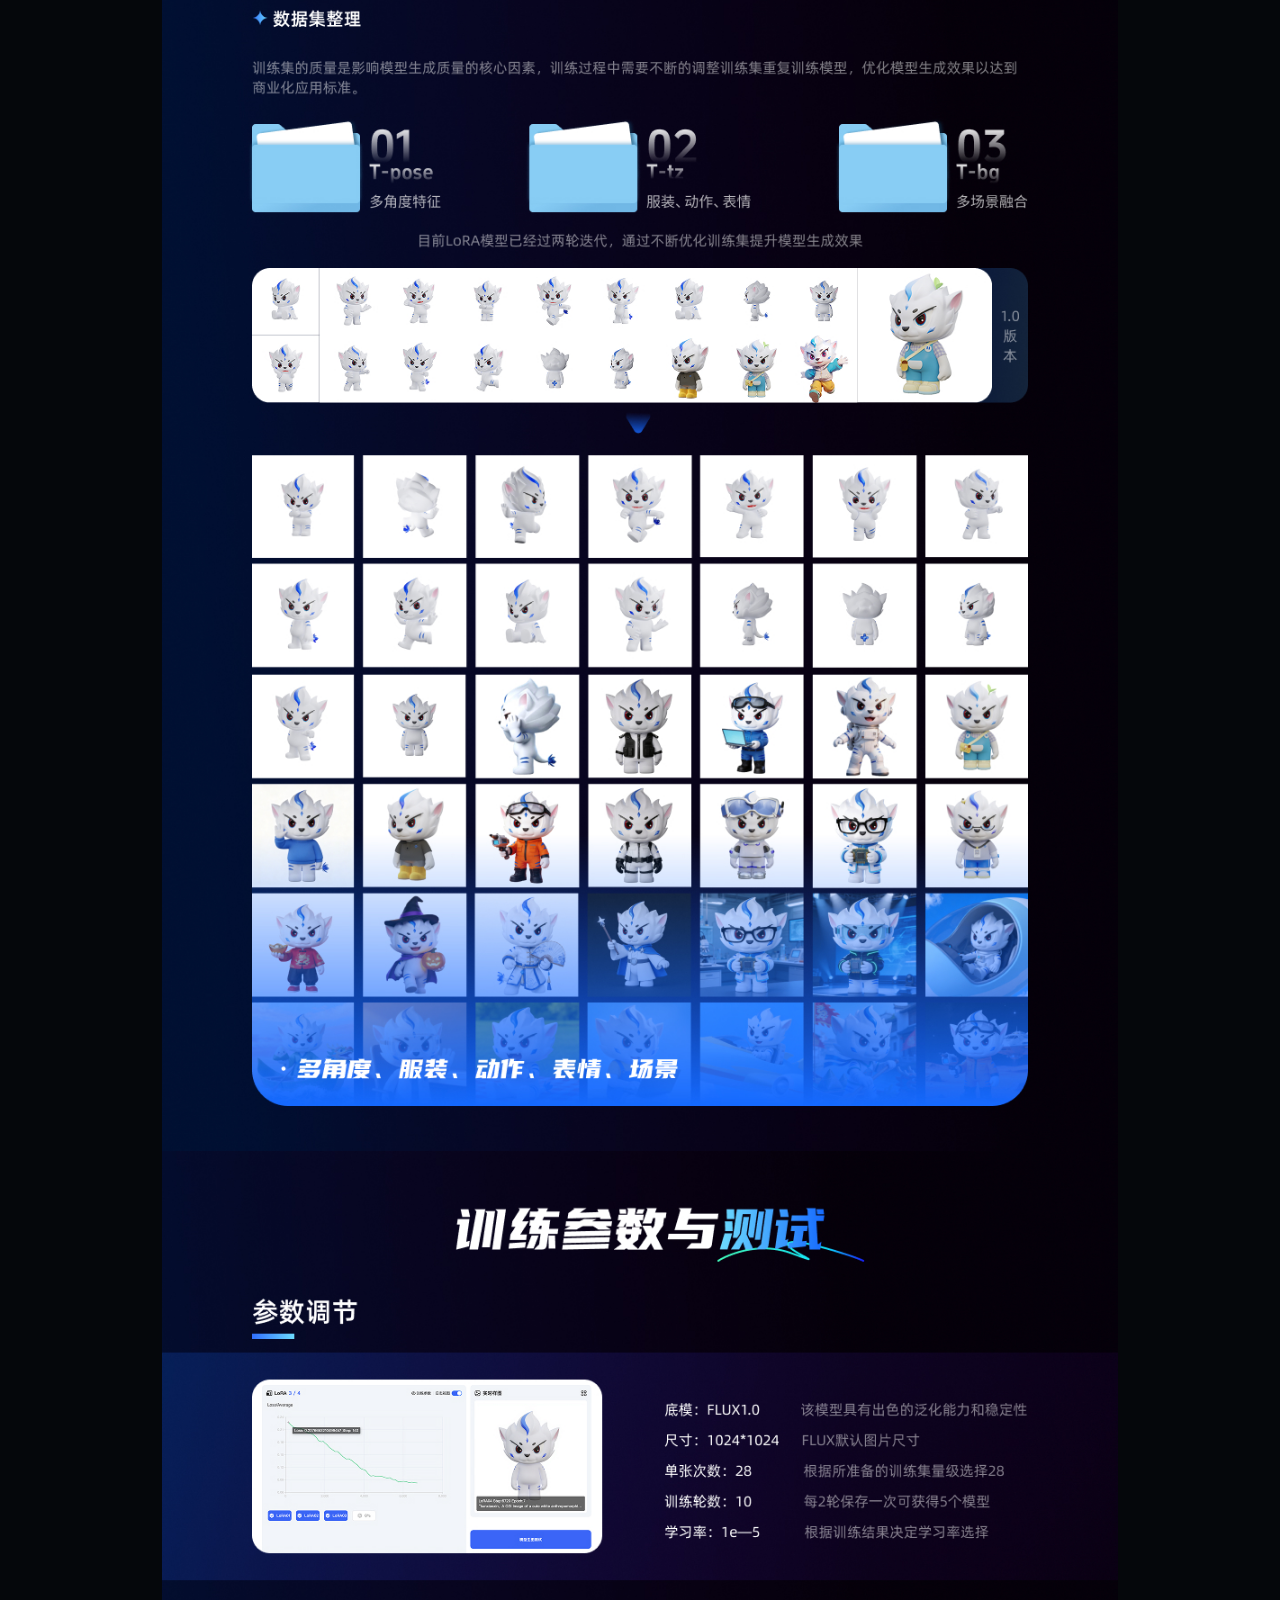
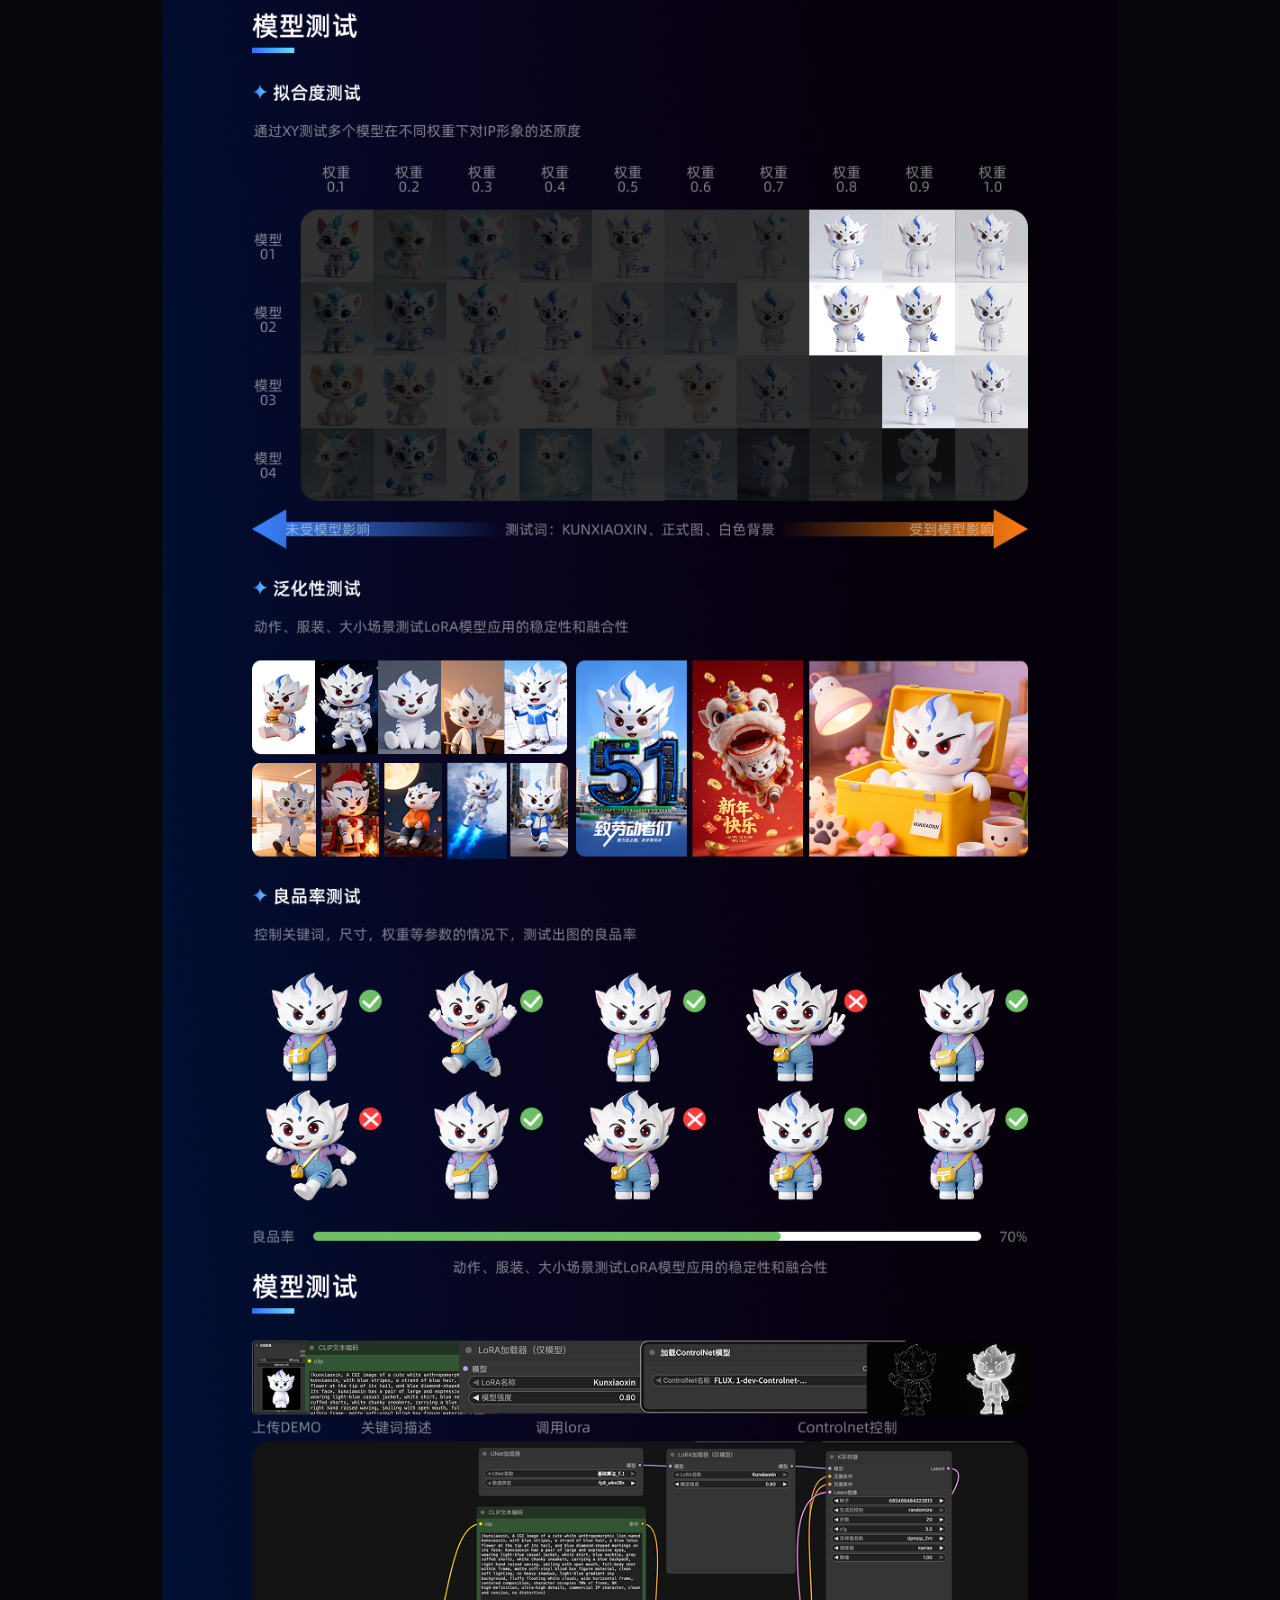
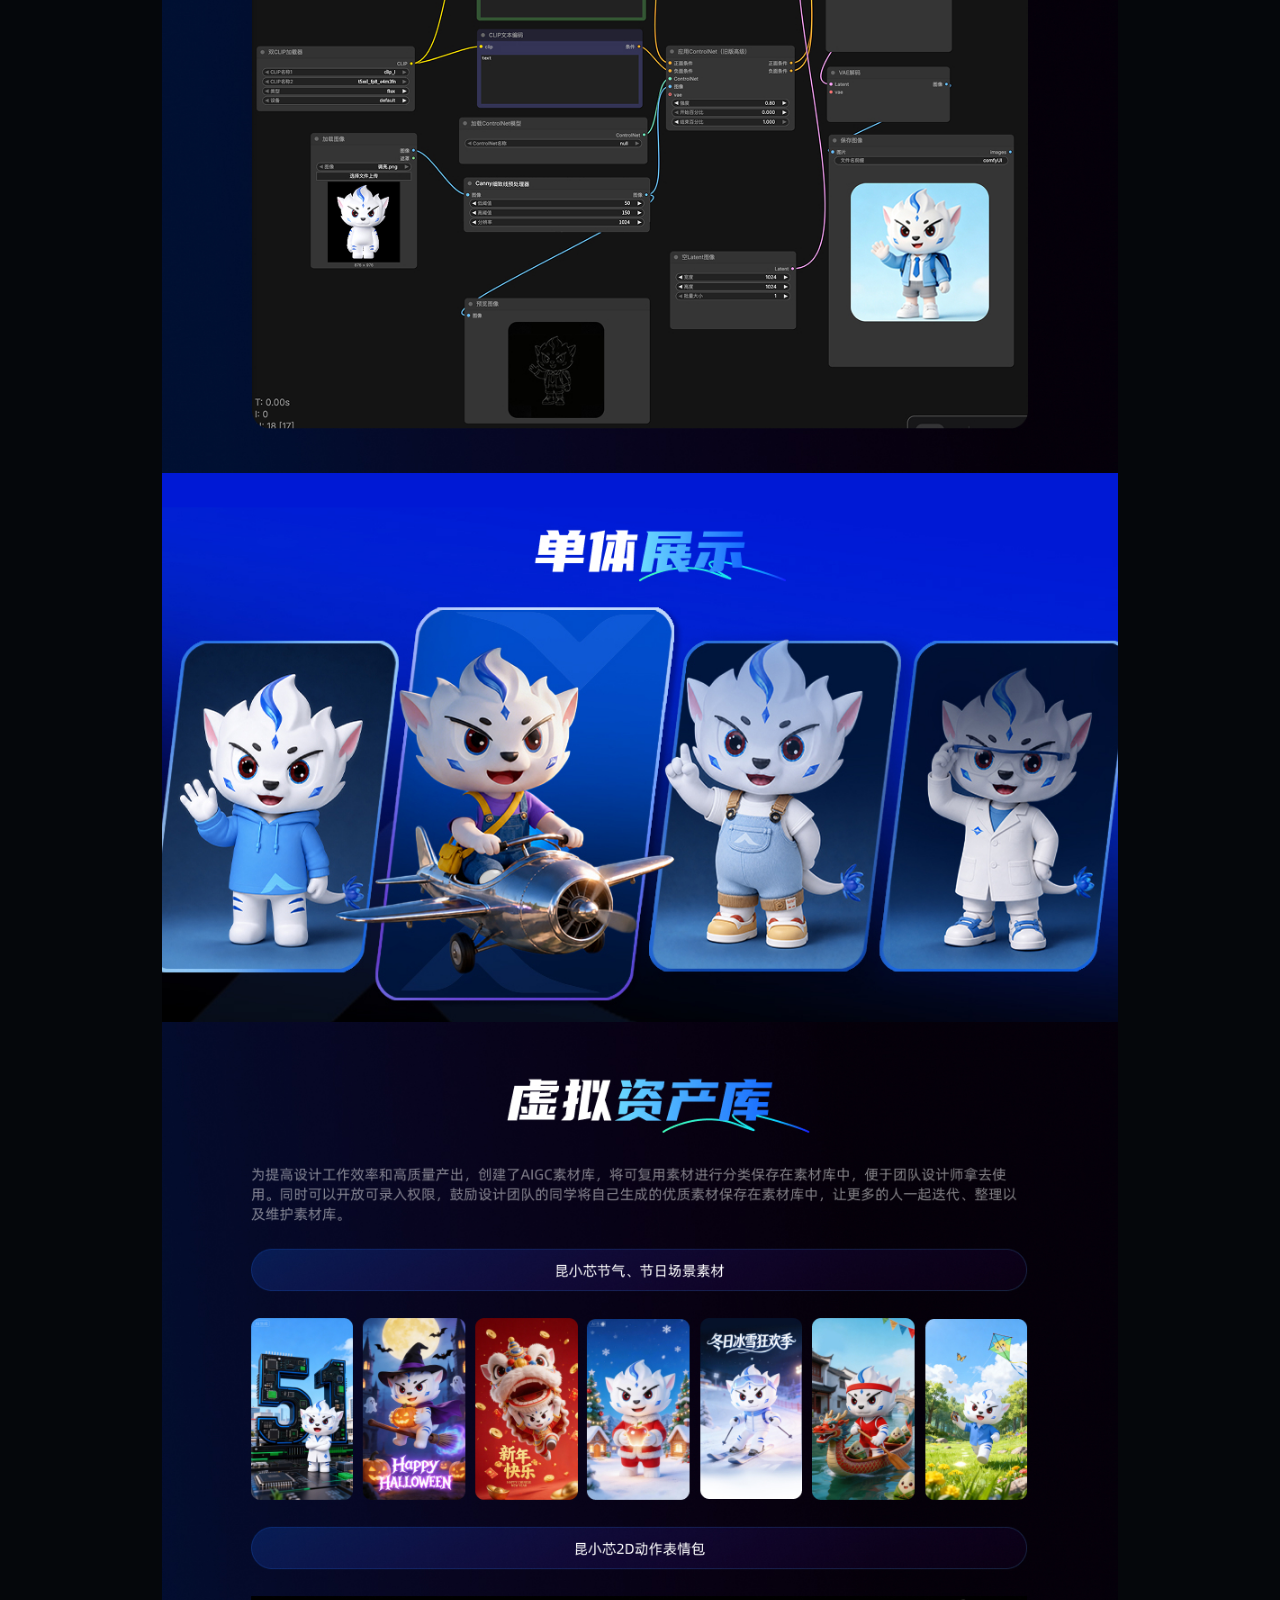
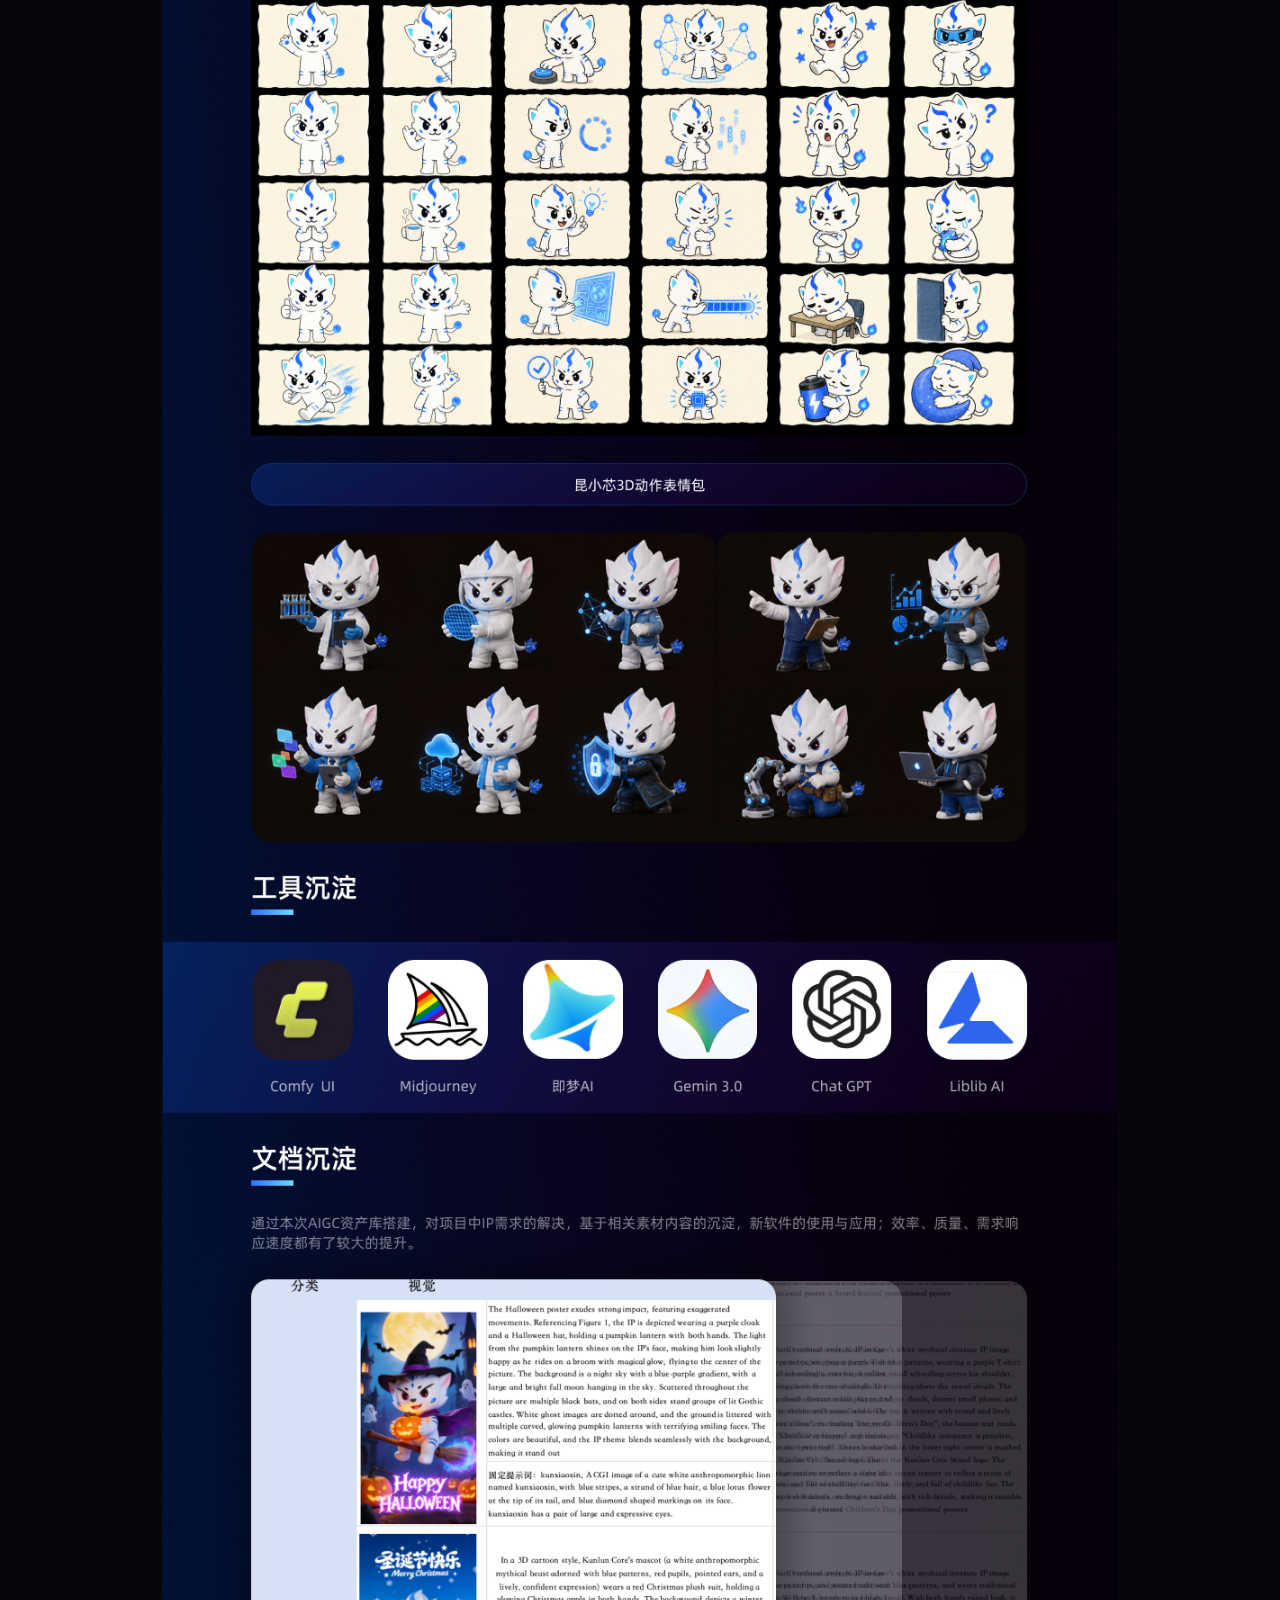
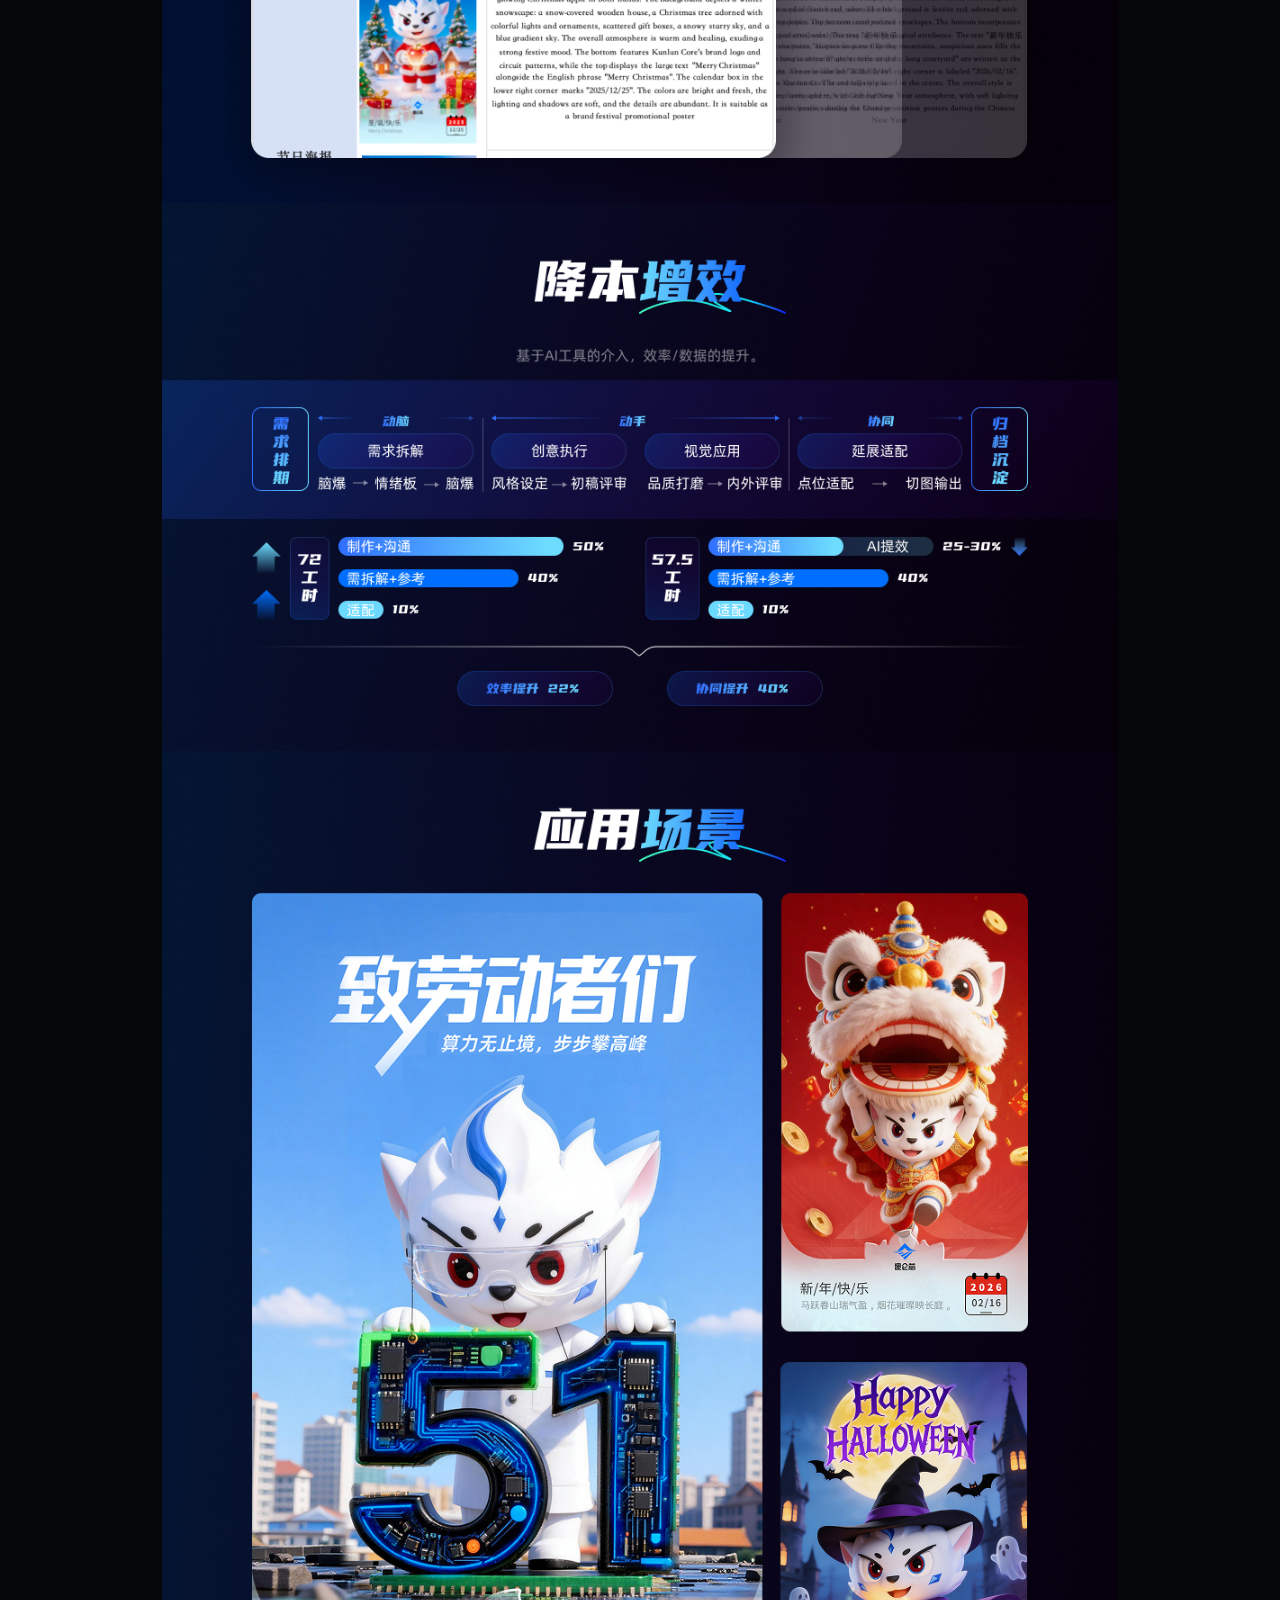
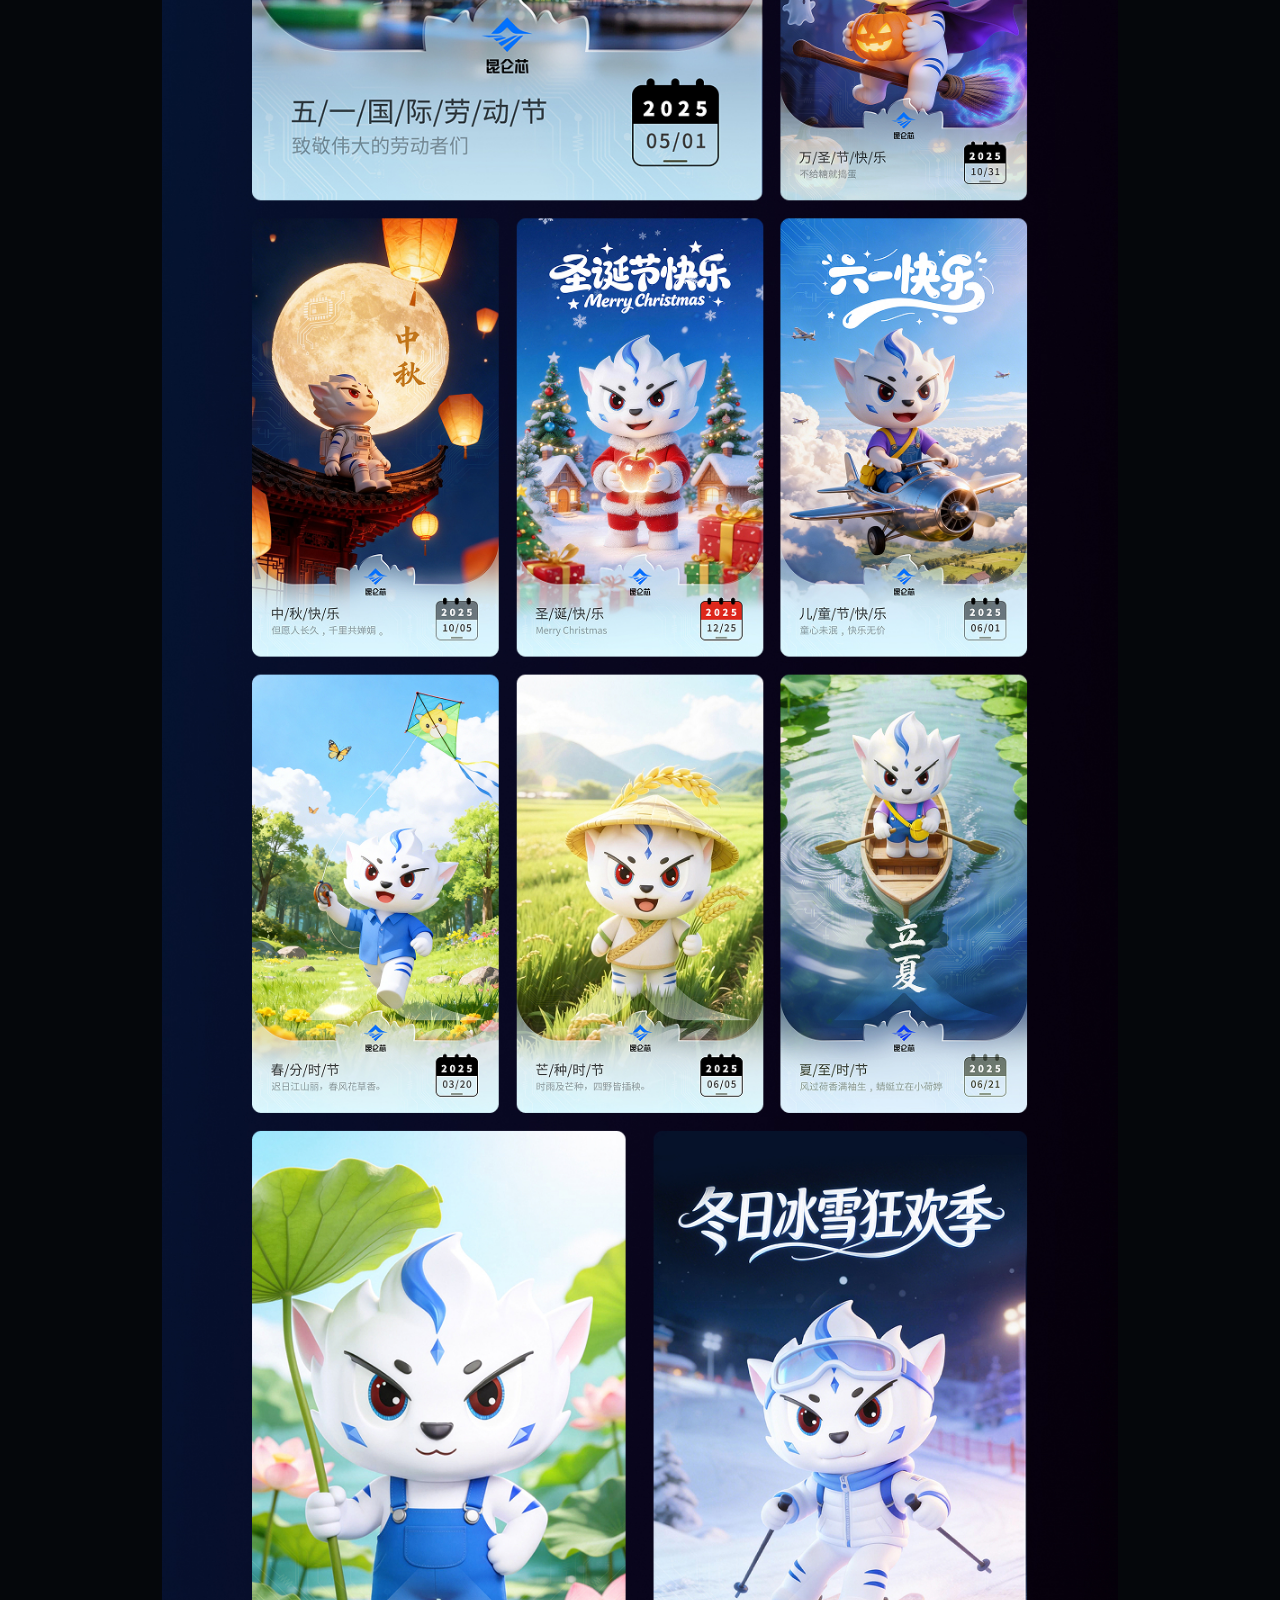
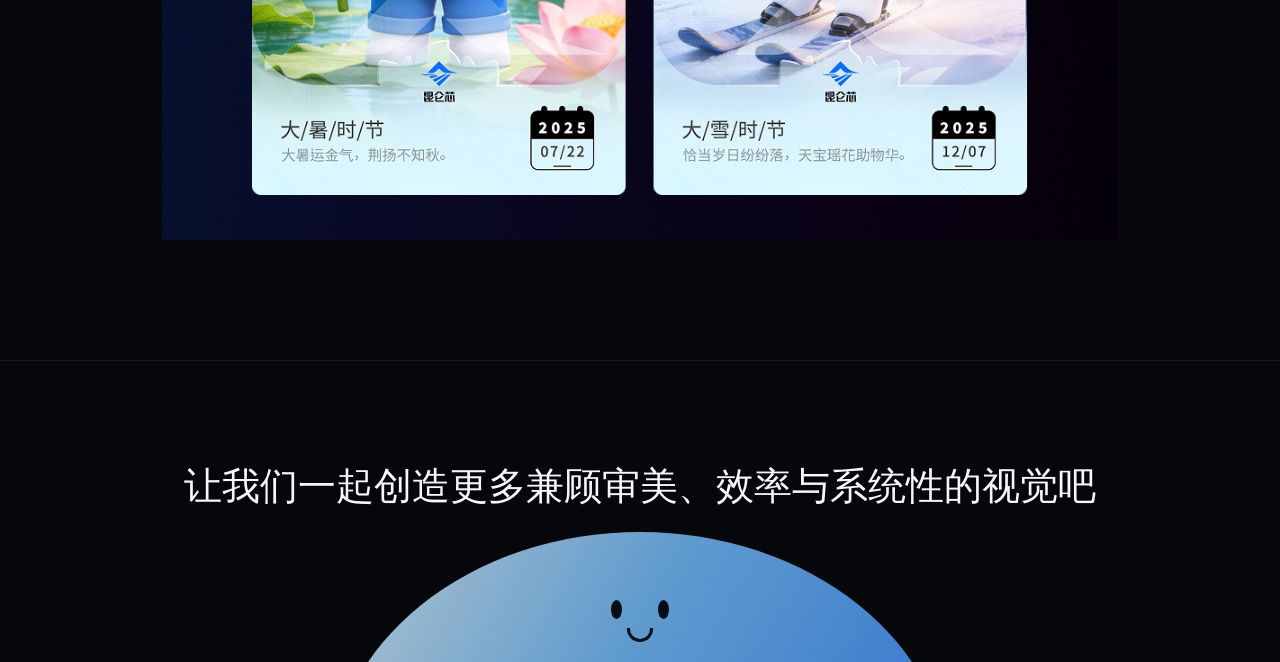
<file: kunlun-ip-detail.html>
<!doctype html>
<html lang="zh-CN">
  <head>
    <meta charset="UTF-8" />
    <meta name="viewport" content="width=device-width, initial-scale=1.0" />
    <title>百度·昆仑芯视觉复盘｜孙思婷作品集</title>
    <style>
      :root { color-scheme: dark; font-family: "Manrope", "Noto Sans SC", "PingFang SC", sans-serif; background: #05070b; color: #f5f7fa; }
      * { box-sizing: border-box; }
      html { scroll-behavior: smooth; }
      body { margin: 0; min-width: 320px; background: #05070b; }
      a { color: inherit; text-decoration: none; }
      .page-shell { position: relative; min-height: 100vh; overflow: hidden; isolation: isolate; }
      .page-shell::before, .page-shell::after { content: ""; position: fixed; z-index: -1; width: 34vw; height: 34vw; border-radius: 50%; filter: blur(90px); pointer-events: none; }
      .page-shell::before { top: 8%; right: 5%; background: #5482d52e; }
      .page-shell::after { bottom: 18%; left: 3%; background: #1475a71f; }
      .background-video { position: fixed; z-index: -2; inset: 0; width: 100%; height: 100%; object-fit: cover; opacity: .22; pointer-events: none; }
      .background-wash { position: fixed; z-index: -1; inset: 0; background: linear-gradient(180deg, #05070bdb 0%, #080b1199 42%, #05070be8 100%); pointer-events: none; }
      .nav { position: sticky; top: 0; z-index: 10; display: flex; align-items: center; justify-content: space-between; width: min(1700px, calc(100% - 72px)); margin: 0 auto; padding: 18px 0; border-bottom: 1px solid #ffffff12; backdrop-filter: blur(14px); }
      .brand { font-size: .78rem; letter-spacing: .18em; color: #dff5ff; }
      .nav-links { display: flex; gap: 30px; color: #d9e1edb8; font-size: .8rem; }
      .nav-links a { transition: color .2s ease, transform .2s ease, text-shadow .2s ease; }
      .nav-links a:hover { color: #78c2ff; transform: translateY(-3px); text-shadow: 0 0 12px #4092ff99; }
      .back-link { padding: 9px 16px; border: 1px solid #78c2ff66; border-radius: 999px; color: #dff5ff; font-size: .78rem; }
      .content { width: min(1062px, calc(100% - 40px)); margin: 0 auto; }
      .intro { padding: 90px 0 48px; text-align: center; }
      .eyebrow { margin: 0 0 14px; color: transparent; background: linear-gradient(105deg, #dff5ff, #78c2ff 48%, #4092ff); background-clip: text; -webkit-background-clip: text; font-size: .78rem; letter-spacing: .18em; }
      h1 { margin: 0; font-size: clamp(2rem, 5vw, 4.4rem); font-weight: 350; letter-spacing: -.04em; }
      .intro p { margin: 18px auto 0; max-width: 560px; color: #d9e1ed9e; line-height: 1.8; font-size: .92rem; }
      .gallery { display: grid; gap: 0; padding-bottom: 120px; }
      .gallery figure { width: 90%; margin: 0 auto; overflow: hidden; border: 0; border-radius: 0; background: transparent; box-shadow: none; }
      .gallery figure:first-child { width: 100vw; margin-left: calc(50% - 50vw); }
      .gallery img { display: block; width: 100%; height: auto; }
      .contact { position: relative; padding: 100px 20px 150px; border-top: 1px solid #ffffff14; text-align: center; overflow: hidden; }
      .contact h2 { position: relative; z-index: 1; margin: 0; font-size: clamp(1.5rem, 3vw, 2.7rem); font-weight: 350; }
      .contact p { position: relative; z-index: 1; margin: 18px 0 0; color: #d9e1ed9e; line-height: 1.8; }
      .smile-arc { position: absolute; z-index: 0; bottom: -120px; left: 50%; width: min(620px, 70vw); height: 250px; border-radius: 50% 50% 0 0 / 100% 100% 0 0; transform: translateX(-50%); background: linear-gradient(120deg, #dff5ff, #78c2ff 46%, #4092ff); opacity: .8; }
      .face { position: absolute; top: 68px; left: 50%; transform: translateX(-50%); }
      .eyes { display: flex; justify-content: space-between; width: 58px; }
      .eyes i { width: 11px; height: 19px; border-radius: 50%; background: #07101b; animation: blink 3s ease-in-out 1s infinite; }
      .mouth { width: 26px; height: 14px; margin: 9px auto 0; border: 3px solid #07101b; border-top: 0; border-radius: 0 0 18px 18px; }
      @keyframes blink { 0%, 16%, 22%, 100% { transform: scaleY(1); } 18%, 20% { transform: scaleY(.1); } }
      @media (max-width: 700px) { .nav { width: calc(100% - 32px); } .nav-links { display: none; } .content { width: calc(100% - 24px); } .intro { padding-top: 60px; } .gallery { gap: 12px; } }
      @media (prefers-reduced-motion: reduce) { .eyes i { animation: none; } html { scroll-behavior: auto; } }
    </style>
  </head>
  <body>
    <div class="page-shell">
      <video class="background-video" autoplay muted loop playsinline aria-hidden="true" src="/assets/hero-clouds.mp4"></video>
      <div class="background-wash"></div>
      <nav class="nav" aria-label="主导航">
        <a class="brand" href="index.html">SUNSITING / PORTFOLIO</a>
        <div class="nav-links">
          <a href="index.html#home">首页</a><a href="index.html#profile">经历</a><a href="index.html#projects">项目</a><a href="index.html#strengths">优势</a><a href="index.html#contact">联系</a>
        </div>
        <a class="back-link" href="index.html#projects">返回项目</a>
      </nav>
      <main>
        <section class="gallery content" aria-label="项目详情图片">
          <figure><img src="/assets/kunlun-ip-detail/1.jpg" alt="昆仑芯项目详情 1" /></figure>
          <figure><img src="/assets/kunlun-ip-detail/2.jpg" alt="昆仑芯项目详情 2" /></figure>
          <figure><img src="/assets/kunlun-ip-detail/3.jpg" alt="昆仑芯项目详情 3" /></figure>
          <figure><img src="/assets/kunlun-ip-detail/4.jpg" alt="昆仑芯项目详情 4" /></figure>
          <figure><img src="/assets/kunlun-ip-detail/5.jpg" alt="昆仑芯项目详情 5" /></figure>
          <figure><img src="/assets/kunlun-ip-detail/6.jpg" alt="昆仑芯项目详情 6" /></figure>
          <figure><img src="/assets/kunlun-ip-detail/7.jpg" alt="昆仑芯项目详情 7" /></figure>
          <figure><img src="/assets/kunlun-ip-detail/8-revised.jpg" alt="昆仑芯项目详情 8" /></figure>
          <figure><img src="/assets/kunlun-ip-detail/9.jpg" alt="昆仑芯项目详情 9" /></figure>
          <figure><img src="/assets/kunlun-ip-detail/10.jpg" alt="昆仑芯项目详情 10" /></figure>
        </section>
      </main>
      <footer class="contact" id="contact">
        <div class="smile-arc"><div class="face"><div class="eyes"><i></i><i></i></div><div class="mouth"></div></div></div>
        <h2>让我们一起创造更多兼顾审美、效率与系统性的视觉吧</h2>
      </footer>
    </div>
  </body>
</html>
</file>
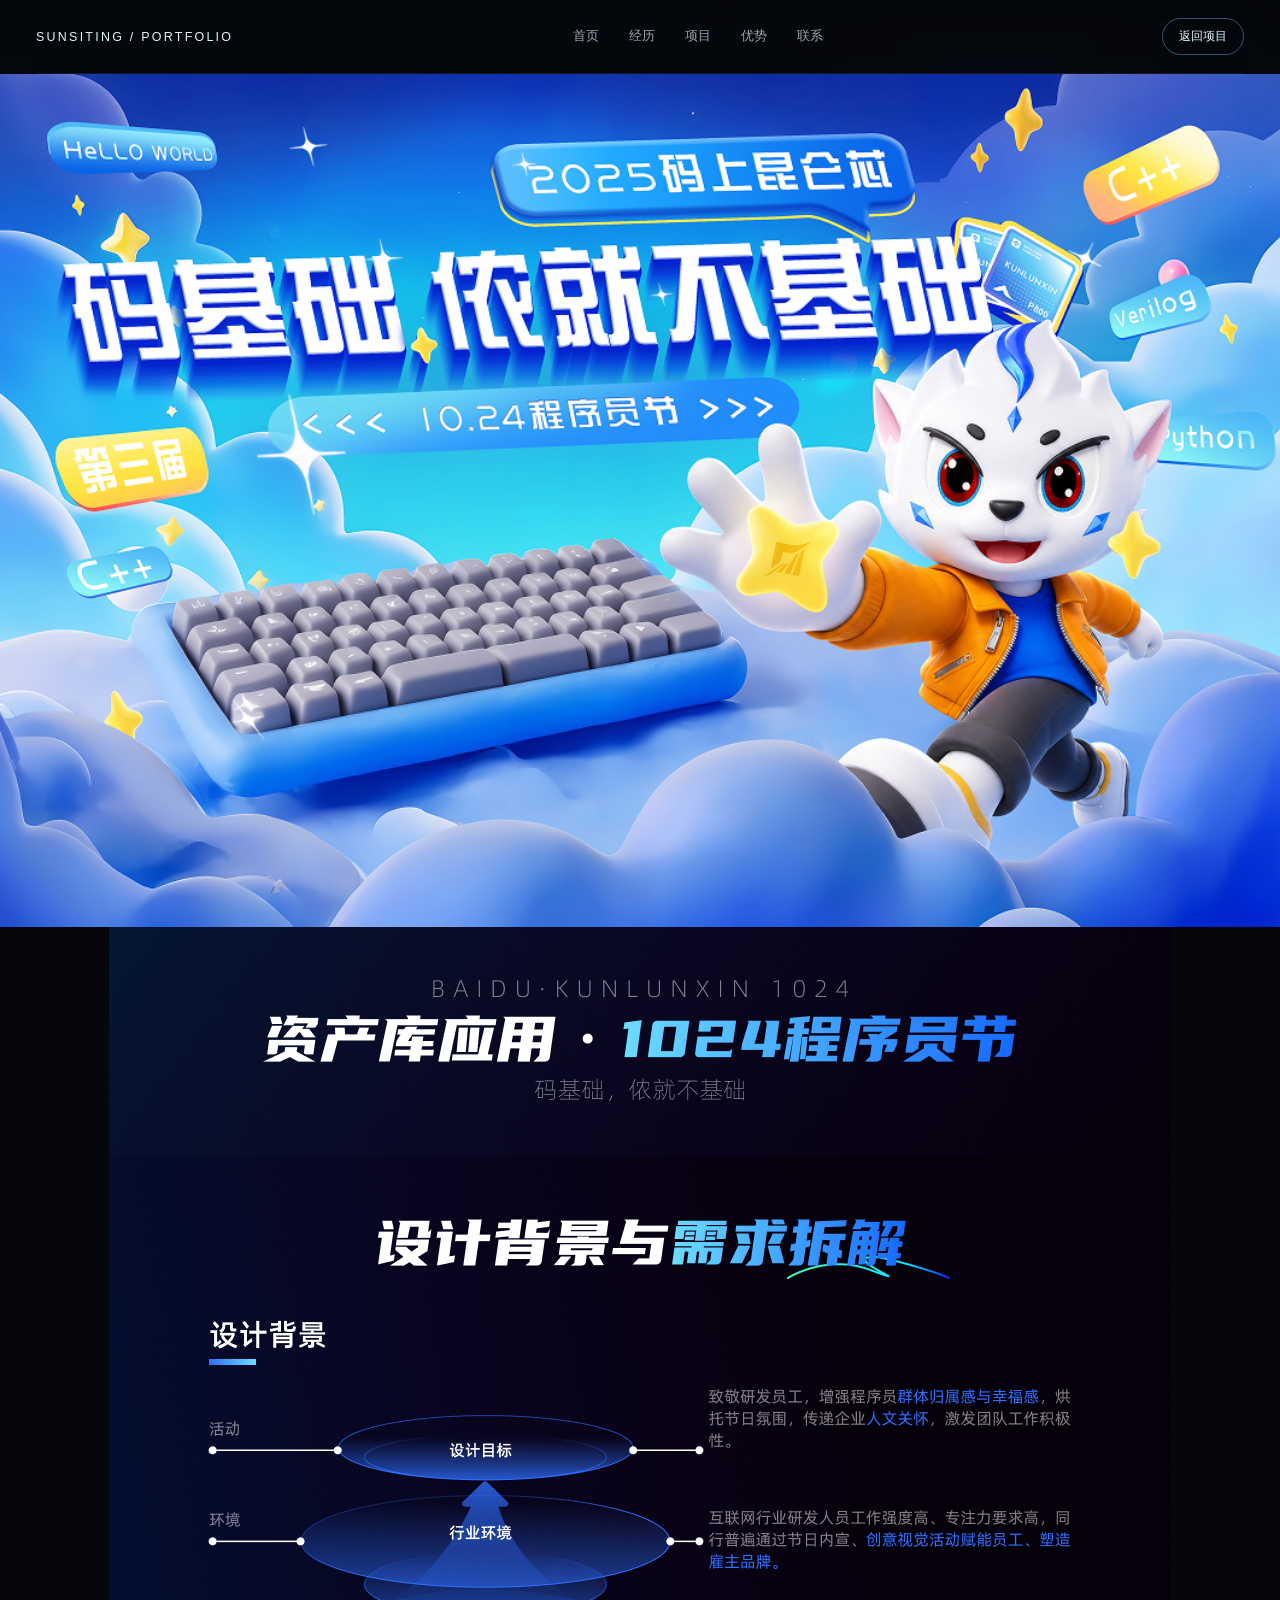
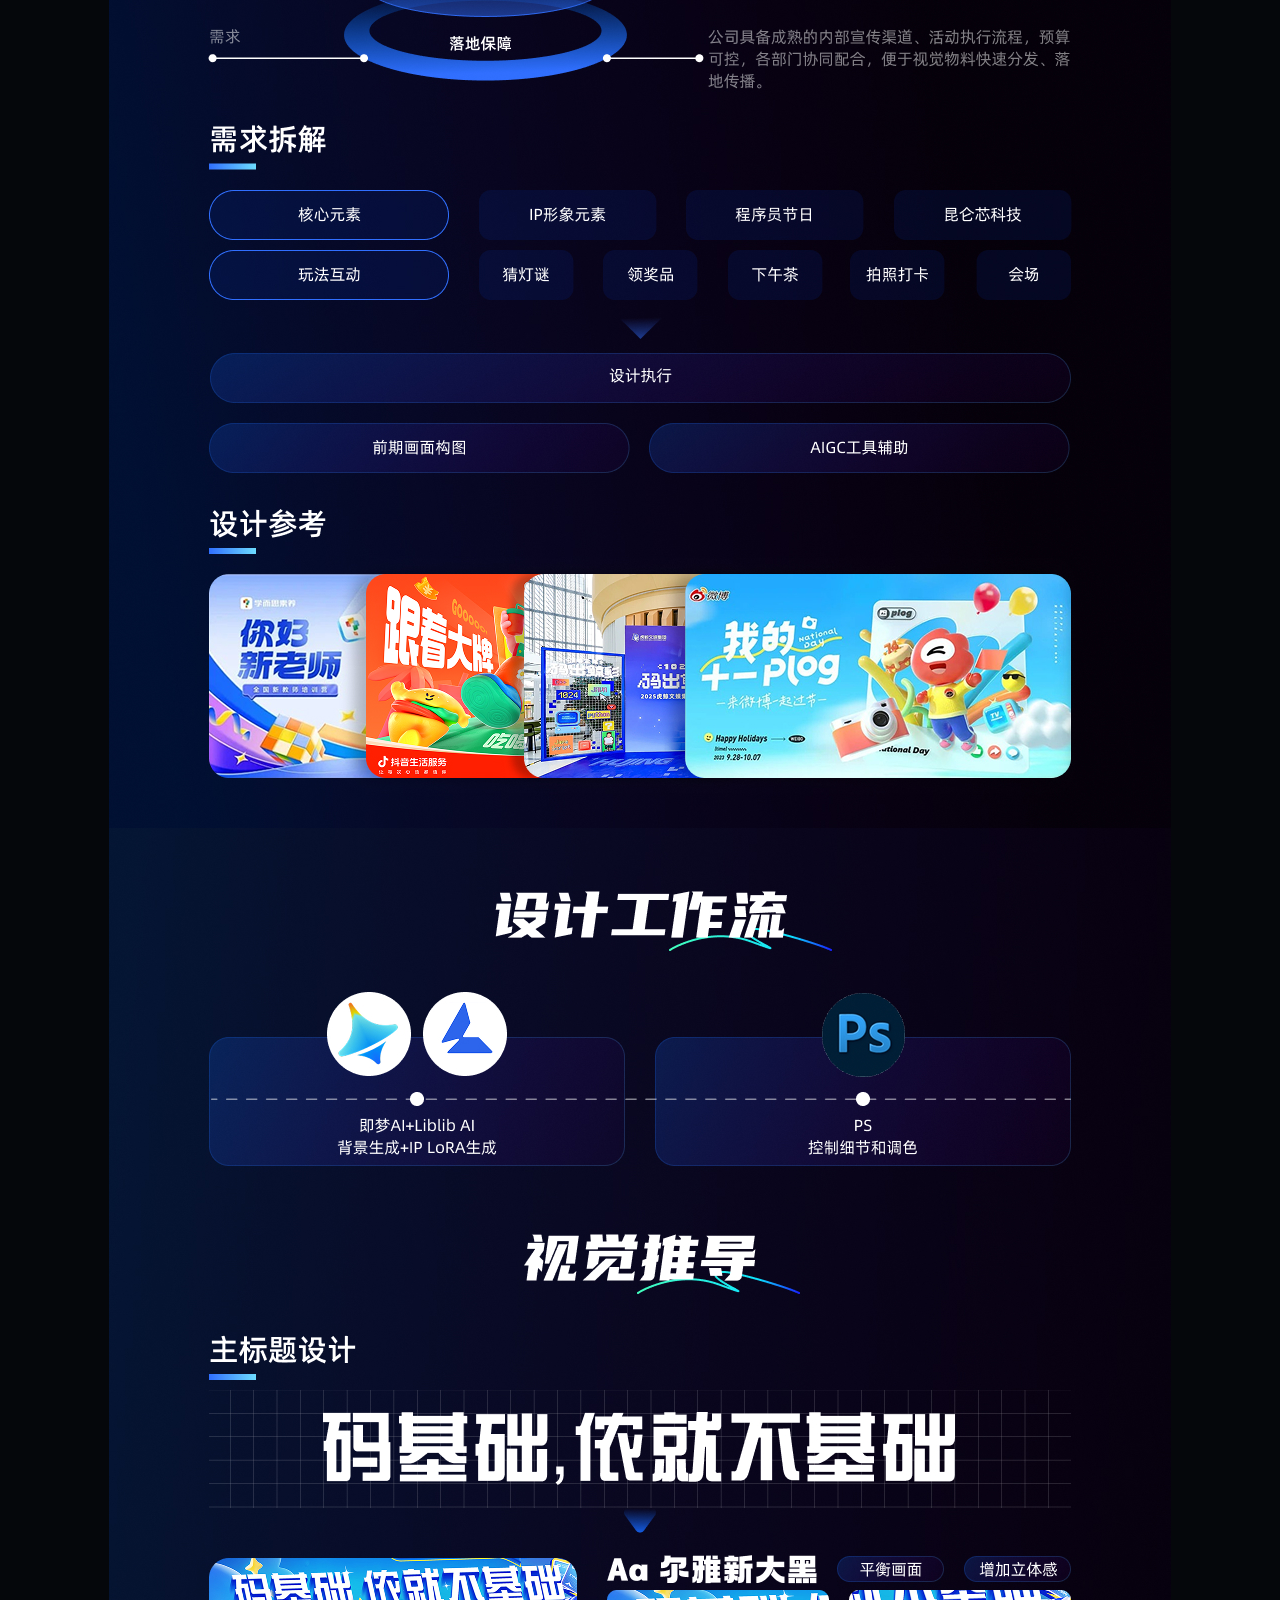
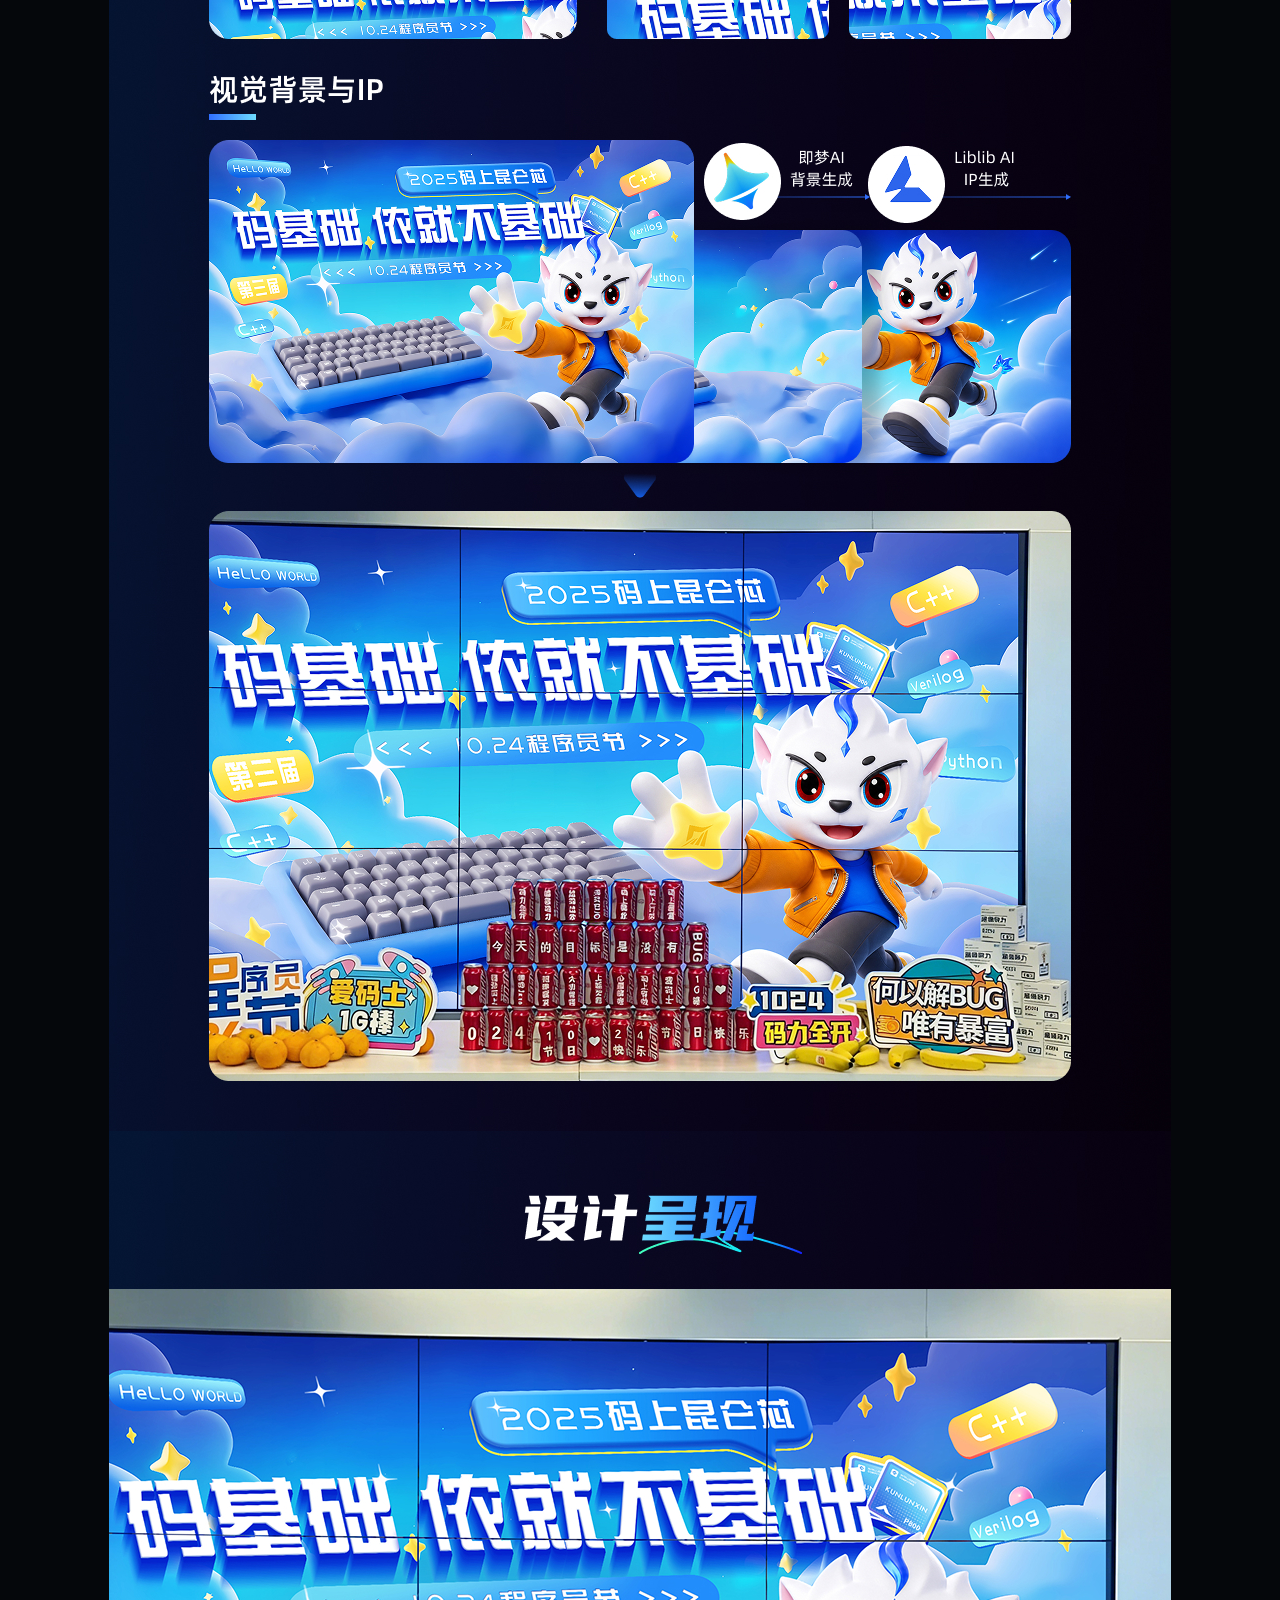
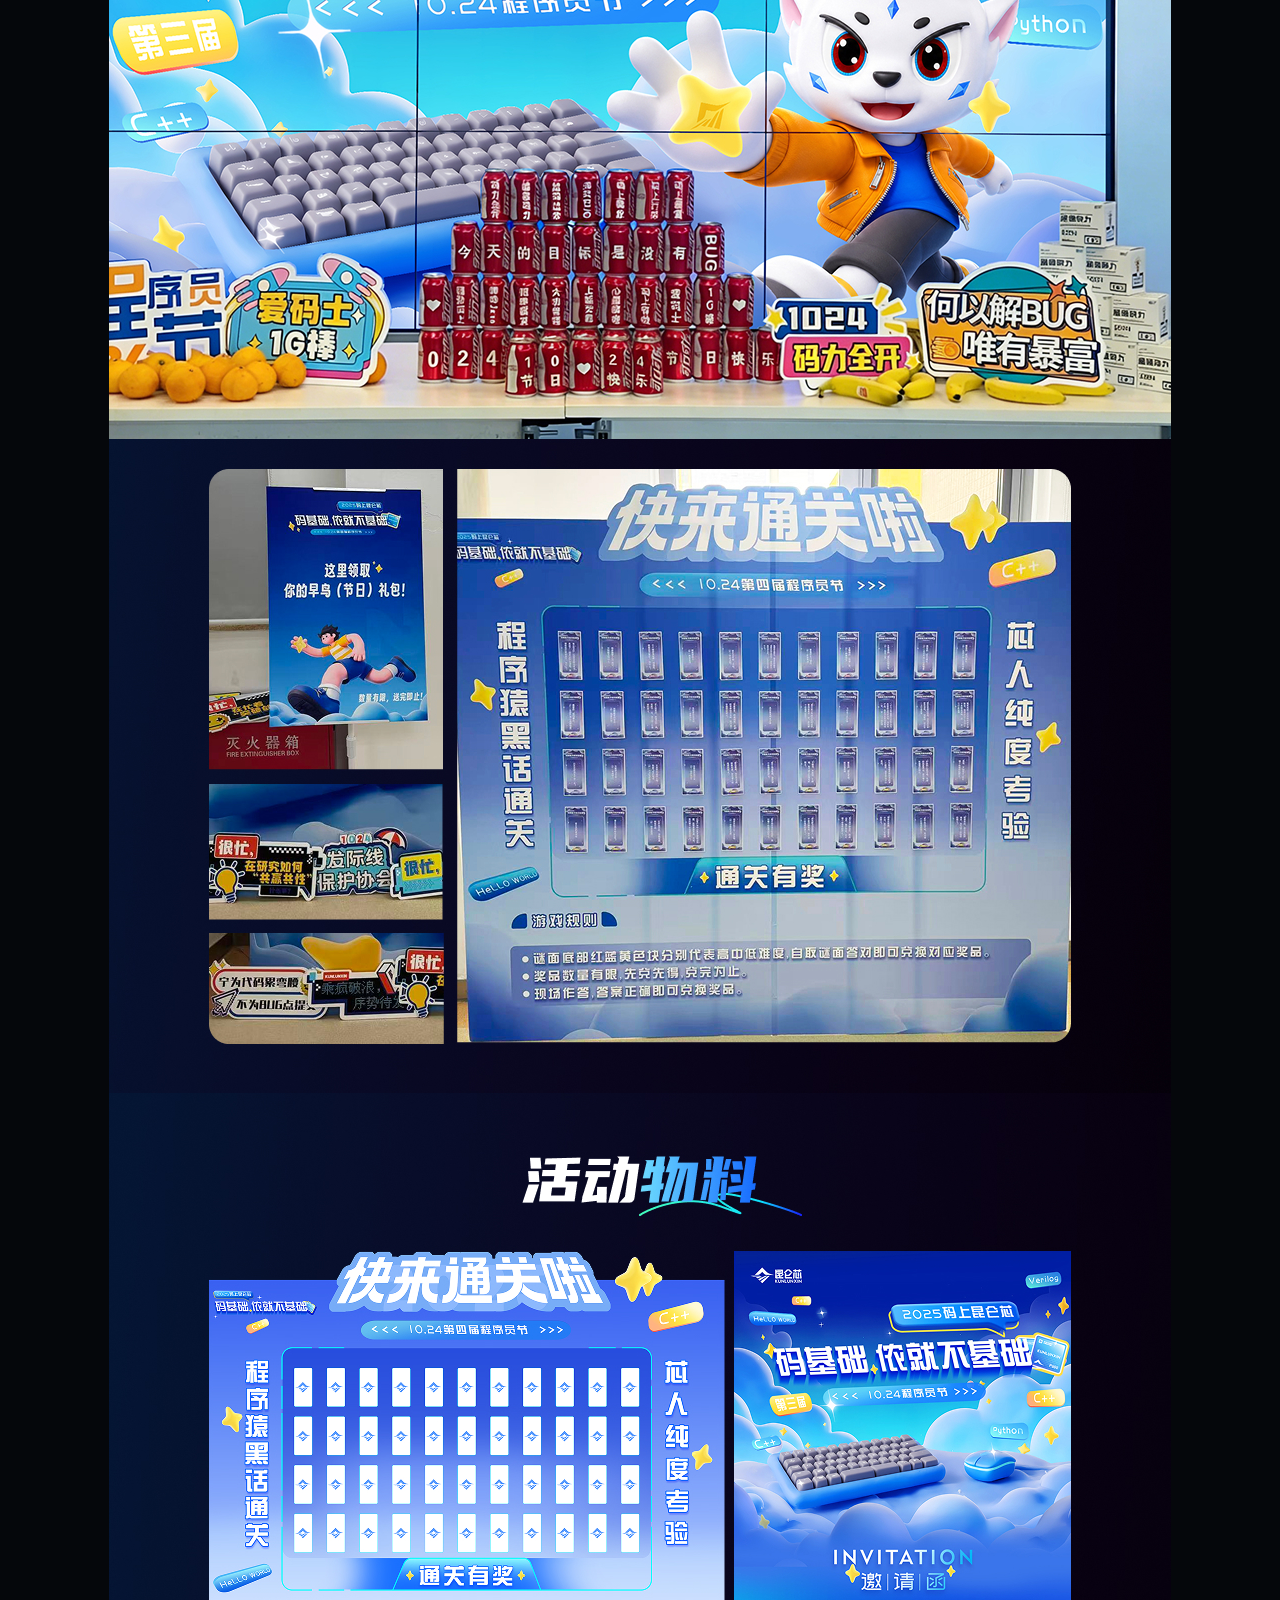
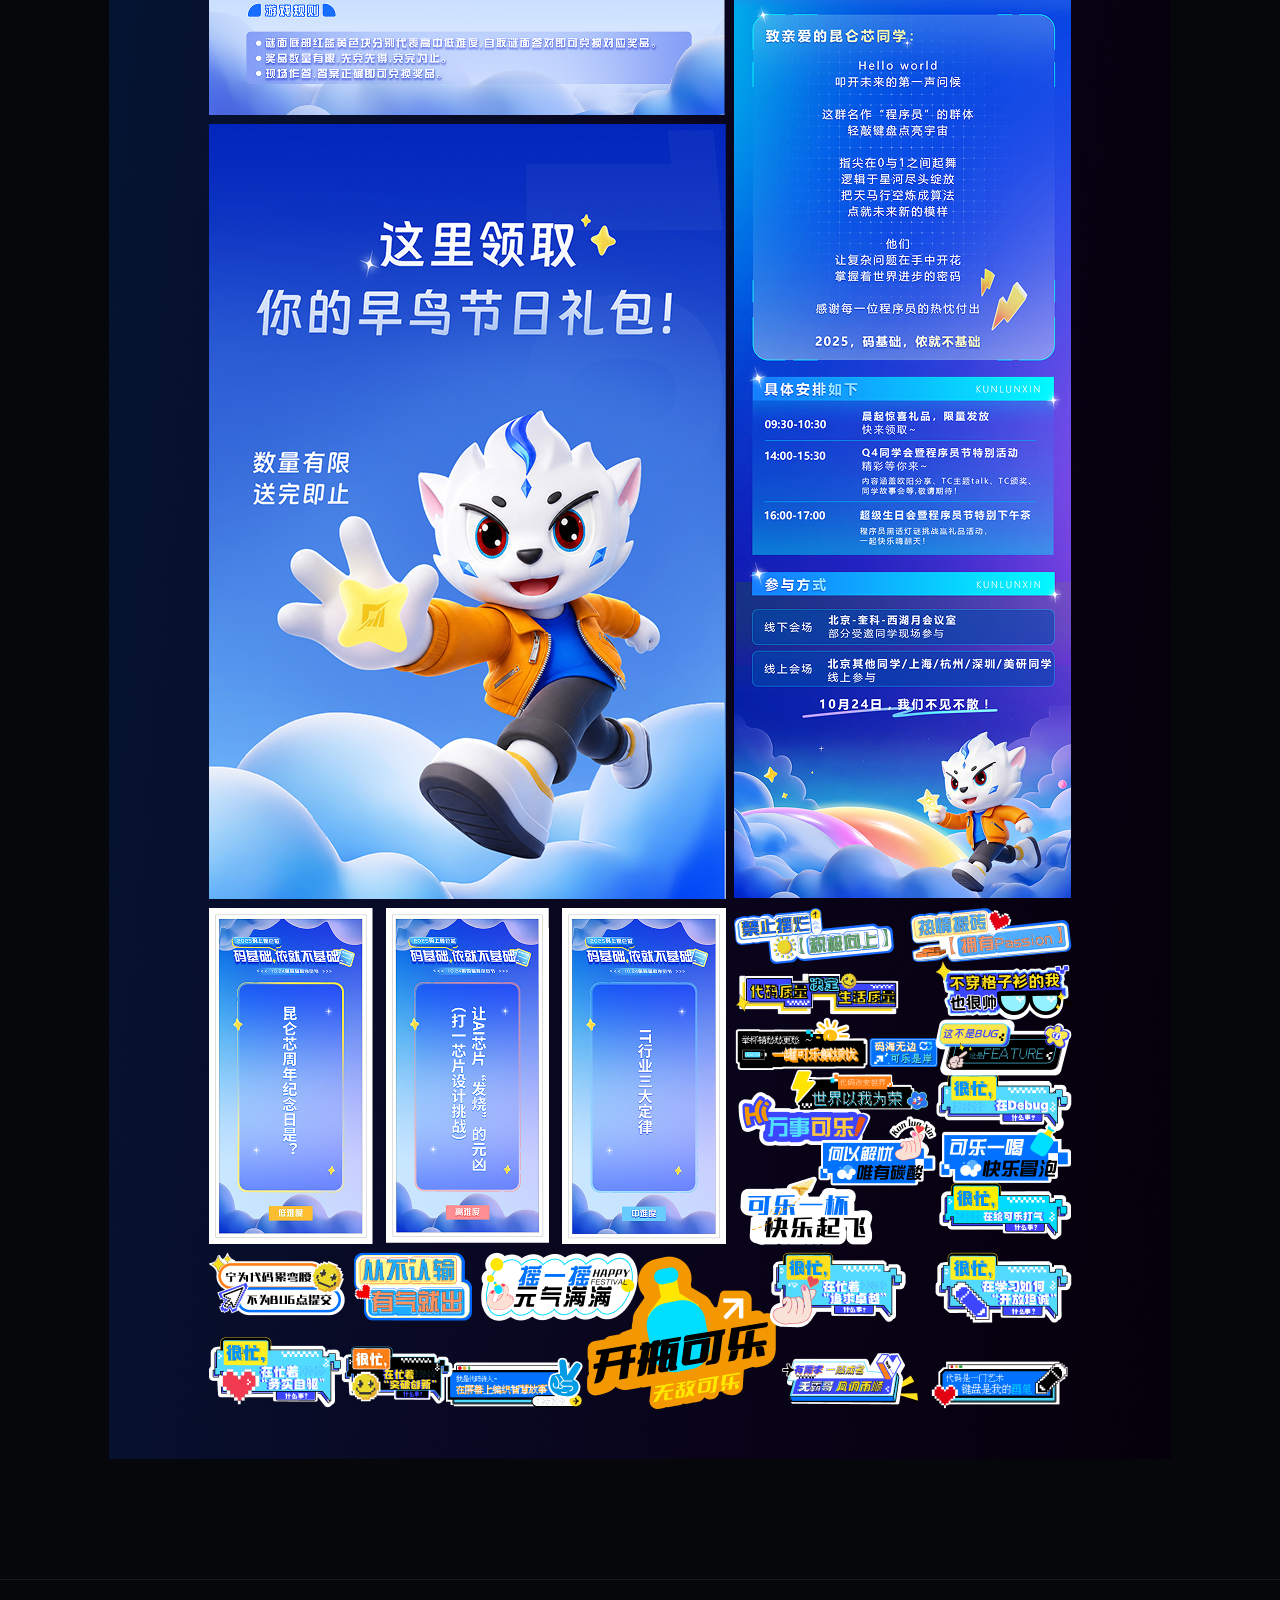
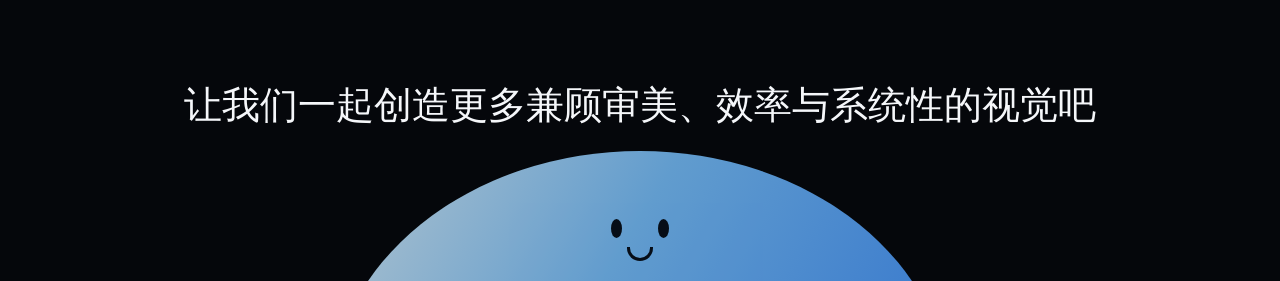
<file: programmer-day-detail.html>
<!doctype html>
<html lang="zh-CN">
  <head>
    <meta charset="UTF-8" />
    <meta name="viewport" content="width=device-width, initial-scale=1.0" />
    <title>程序员节视觉设计｜孙思婷作品集</title>
    <style>
      :root { color-scheme: dark; font-family: "Manrope", "Noto Sans SC", "PingFang SC", sans-serif; background: #05070b; color: #f5f7fa; }
      * { box-sizing: border-box; }
      html { scroll-behavior: smooth; }
      body { margin: 0; min-width: 320px; background: #05070b; }
      a { color: inherit; text-decoration: none; }
      .page-shell { position: relative; min-height: 100vh; overflow: hidden; isolation: isolate; }
      .page-shell::before, .page-shell::after { content: ""; position: fixed; z-index: -1; width: 34vw; height: 34vw; border-radius: 50%; filter: blur(90px); pointer-events: none; }
      .page-shell::before { top: 8%; right: 5%; background: #5482d52e; }
      .page-shell::after { bottom: 18%; left: 3%; background: #1475a71f; }
      .background-video { position: fixed; z-index: -2; inset: 0; width: 100%; height: 100%; object-fit: cover; opacity: .22; pointer-events: none; }
      .background-wash { position: fixed; z-index: -1; inset: 0; background: linear-gradient(180deg, #05070bdb 0%, #080b1199 42%, #05070be8 100%); pointer-events: none; }
      .nav { position: sticky; top: 0; z-index: 10; display: flex; align-items: center; justify-content: space-between; width: min(1700px, calc(100% - 72px)); margin: 0 auto; padding: 18px 0; border-bottom: 1px solid #ffffff12; backdrop-filter: blur(14px); }
      .brand { font-size: .78rem; letter-spacing: .18em; color: #dff5ff; }
      .nav-links { display: flex; gap: 30px; color: #d9e1edb8; font-size: .8rem; }
      .nav-links a { transition: color .2s ease, transform .2s ease, text-shadow .2s ease; }
      .nav-links a:hover { color: #78c2ff; transform: translateY(-3px); text-shadow: 0 0 12px #4092ff99; }
      .back-link { padding: 9px 16px; border: 1px solid #78c2ff66; border-radius: 999px; color: #dff5ff; font-size: .78rem; }
      .gallery { display: grid; gap: 0; width: min(1062px, calc(100% - 40px)); margin: 0 auto; padding-bottom: 120px; }
      .gallery figure { margin: 0; overflow: hidden; border: 0; background: transparent; }
      .gallery figure:first-child { width: 100vw; margin-left: calc(50% - 50vw); }
      .gallery img { display: block; width: 100%; height: auto; }
      .contact { position: relative; padding: 100px 20px 150px; border-top: 1px solid #ffffff14; text-align: center; overflow: hidden; }
      .contact h2 { position: relative; z-index: 1; margin: 0; font-size: clamp(1.5rem, 3vw, 2.7rem); font-weight: 350; }
      .smile-arc { position: absolute; z-index: 0; bottom: -120px; left: 50%; width: min(620px, 70vw); height: 250px; border-radius: 50% 50% 0 0 / 100% 100% 0 0; transform: translateX(-50%); background: linear-gradient(120deg, #dff5ff, #78c2ff 46%, #4092ff); opacity: .8; }
      .face { position: absolute; top: 68px; left: 50%; transform: translateX(-50%); }
      .eyes { display: flex; justify-content: space-between; width: 58px; }
      .eyes i { width: 11px; height: 19px; border-radius: 50%; background: #07101b; animation: blink 3s ease-in-out 1s infinite; }
      .mouth { width: 26px; height: 14px; margin: 9px auto 0; border: 3px solid #07101b; border-top: 0; border-radius: 0 0 18px 18px; }
      @keyframes blink { 0%, 16%, 22%, 100% { transform: scaleY(1); } 18%, 20% { transform: scaleY(.1); } }
      @media (max-width: 700px) { .nav { width: calc(100% - 32px); } .nav-links { display: none; } .gallery { width: 100%; } }
      @media (prefers-reduced-motion: reduce) { .eyes i { animation: none; } html { scroll-behavior: auto; } }
    </style>
  </head>
  <body>
    <div class="page-shell">
      <video class="background-video" autoplay muted loop playsinline aria-hidden="true" src="/assets/hero-clouds.mp4"></video>
      <div class="background-wash"></div>
      <nav class="nav" aria-label="主导航">
        <a class="brand" href="index.html">SUNSITING / PORTFOLIO</a>
        <div class="nav-links"><a href="index.html#home">首页</a><a href="index.html#profile">经历</a><a href="index.html#projects">项目</a><a href="index.html#strengths">优势</a><a href="index.html#contact">联系</a></div>
        <a class="back-link" href="index.html#projects">返回项目</a>
      </nav>
      <main>
        <section class="gallery" aria-label="程序员节视觉设计项目详情">
          <figure><img src="/assets/programmer-day-detail/55.jpg" alt="程序员节主视觉" /></figure>
          <figure><img src="/assets/programmer-day-detail/32.jpg" alt="程序员节视觉设计详情 32" /></figure>
          <figure><img src="/assets/programmer-day-detail/33.jpg" alt="程序员节视觉设计详情 33" /></figure>
          <figure><img src="/assets/programmer-day-detail/34.jpg" alt="程序员节视觉设计详情 34" /></figure>
          <figure><img src="/assets/programmer-day-detail/35.jpg" alt="程序员节视觉设计详情 35" /></figure>
          <figure><img src="/assets/programmer-day-detail/36.jpg" alt="程序员节视觉设计详情 36" /></figure>
        </section>
      </main>
      <footer class="contact" id="contact">
        <div class="smile-arc"><div class="face"><div class="eyes"><i></i><i></i></div><div class="mouth"></div></div></div>
        <h2>让我们一起创造更多兼顾审美、效率与系统性的视觉吧</h2>
      </footer>
    </div>
  </body>
</html>
</file>
<file: assets/index-bKSvauo7.css>
@property --specular-angle{syntax: "<angle>"; inherits: true; initial-value: 0deg;}@property --specular-phase{syntax: "<angle>"; inherits: false; initial-value: 0deg;}.specular-button{--specular-angle: 0deg;--specular-proximity: 0;--specular-x: 50%;--specular-y: 50%;position:relative;isolation:isolate;display:inline-flex;align-items:center;justify-content:center;border:0;border-radius:var(--specular-radius);overflow:hidden;color:var(--specular-text);background:linear-gradient(145deg,color-mix(in srgb,var(--specular-base) 26%,transparent),transparent 58%),var(--specular-tint);backdrop-filter:blur(var(--specular-blur));-webkit-backdrop-filter:blur(var(--specular-blur));cursor:pointer}.specular-button--sm{padding:10px 16px}.specular-button--md{padding:13px 20px}.specular-button--lg{padding:16px 24px}.specular-button:before{content:"";position:absolute;z-index:-1;top:0;right:0;bottom:0;left:0;padding:var(--specular-thickness);border-radius:inherit;background:conic-gradient(from calc(var(--specular-angle) + var(--specular-phase) - 116deg),transparent 0deg,color-mix(in srgb,var(--specular-line) 24%,transparent) 72deg,var(--specular-line) 116deg,transparent 162deg,transparent 360deg);-webkit-mask:linear-gradient(#000 0 0) content-box,linear-gradient(#000 0 0);-webkit-mask-composite:xor;mask-composite:exclude;opacity:calc(.42 + var(--specular-proximity) * .58);pointer-events:none}.specular-button__shine{position:absolute;z-index:-1;top:0;right:0;bottom:0;left:0;background:radial-gradient(circle var(--specular-shine-radius) at var(--specular-x) var(--specular-y),color-mix(in srgb,white calc(var(--specular-intensity) * 68%),var(--specular-base)) 0%,color-mix(in srgb,var(--specular-line) 30%,transparent) var(--specular-shine-fade),transparent 72%);opacity:var(--specular-proximity);transition:opacity .18s ease;pointer-events:none}.specular-button__content{position:relative;z-index:1}.specular-button.is-auto:hover:before{animation:specular-follow-flow 1.15s ease-in-out infinite alternate}.specular-button:hover{box-shadow:0 10px 30px color-mix(in srgb,var(--specular-line) 25%,transparent),inset 0 1px #fff3}.specular-button:focus-visible{outline:2px solid color-mix(in srgb,var(--specular-line) 78%,white);outline-offset:3px}@keyframes specular-follow-flow{0%{--specular-phase: -9deg;filter:drop-shadow(0 0 4px color-mix(in srgb,var(--specular-line) 55%,transparent))}to{--specular-phase: 9deg;filter:drop-shadow(0 0 9px color-mix(in srgb,var(--specular-line) 88%,transparent))}}@media (prefers-reduced-motion: reduce){.specular-button.is-auto:hover:before{animation:none}}:root{font-family:Manrope,Noto Sans SC,sans-serif;color:#f5f7faeb;background:radial-gradient(circle at top,rgba(44,95,173,.16),transparent 30%),linear-gradient(180deg,#05070b,#080b11 30%,#0b1018);background-color:#05070b;font-synthesis:none;text-rendering:optimizeLegibility;-webkit-font-smoothing:antialiased;-moz-osx-font-smoothing:grayscale;--content-width: min(1700px, calc(100vw - 72px) );--panel: rgba(255, 255, 255, .05);--panel-strong: rgba(255, 255, 255, .08);--border: rgba(255, 255, 255, .1);--text-soft: rgba(232, 236, 243, .72);--accent: #98c7ff;--layout-inline: 72px;--space-tight: 8px;--space-small: 16px;--space-content: 24px;--space-grid: 22px;--space-section: 48px}@property --card-border-angle{syntax: "<angle>"; inherits: true; initial-value: 0deg;}@property --card-border-phase{syntax: "<angle>"; inherits: false; initial-value: 0deg;}@property --contact-qr-angle{syntax: "<angle>"; inherits: false; initial-value: 0deg;}*{box-sizing:border-box}html{scroll-behavior:smooth}body{margin:0;min-width:1280px}a{color:inherit;text-decoration:none}button,a{transition:transform .22s ease,border-color .22s ease,background-color .22s ease,opacity .22s ease}a:hover{transform:translateY(-2px)}p{transition:color .18s ease}p:hover{color:transparent!important;background:linear-gradient(100deg,#d6e0edad,#dff5ff 34%,#4092ff 48%,#a9d4ff 60%,#d6e0edad 78%);background-size:240% 100%;background-clip:text;-webkit-background-clip:text;animation:paragraph-blue-chase 1.45s linear infinite}p:hover span,p:hover a{color:transparent!important}@keyframes paragraph-blue-chase{0%{background-position:100% 50%}to{background-position:-140% 50%}}.page-shell{position:relative;overflow:hidden}.post-hero-video{position:fixed;z-index:0;top:0;right:0;bottom:0;left:0;width:100%;height:100%;object-fit:cover;object-position:center;opacity:0;visibility:hidden;transition:opacity .52s ease,visibility .52s ease;pointer-events:none}.post-hero-video.is-visible{opacity:.25;visibility:visible}.specular-card{position:relative;isolation:isolate;transform-origin:center;transition:transform .3s cubic-bezier(.2,.72,.24,1),box-shadow .3s ease}.specular-card:hover{z-index:12;transform:scale(1.05);box-shadow:0 28px 64px #0000006b}.specular-card:before{content:"";position:absolute;z-index:5;top:0;right:0;bottom:0;left:0;padding:1px;border-radius:inherit;background:conic-gradient(from calc(var(--card-border-angle) + var(--card-border-phase) - 112deg),transparent 0deg,transparent 54deg,#4092ff 92deg,#a9d4ff 112deg,#4092ff 132deg,transparent 170deg,transparent 360deg);-webkit-mask:linear-gradient(#000 0 0) content-box,linear-gradient(#000 0 0);-webkit-mask-composite:xor;mask-composite:exclude;opacity:0;transition:opacity .22s ease,--card-border-angle .16s ease-out;pointer-events:none}.specular-card:hover:before{opacity:1;animation:card-border-follow-flow 1.15s ease-in-out infinite alternate}.specular-pill{--pill-border-angle: 0deg;position:relative;isolation:isolate;overflow:hidden}.specular-pill:before{content:"";position:absolute;z-index:2;top:0;right:0;bottom:0;left:0;padding:1px;border-radius:inherit;background:conic-gradient(from calc(var(--pill-border-angle) + var(--card-border-phase) - 112deg),transparent 0deg,transparent 54deg,#4092ff 92deg,#a9d4ff 112deg,#4092ff 132deg,transparent 170deg,transparent 360deg);-webkit-mask:linear-gradient(#000 0 0) content-box,linear-gradient(#000 0 0);-webkit-mask-composite:xor;mask-composite:exclude;opacity:0;pointer-events:none}.specular-pill:hover:before{opacity:1;animation:card-border-follow-flow 1.15s ease-in-out infinite alternate}@keyframes card-border-follow-flow{0%{--card-border-phase: -9deg;filter:drop-shadow(0 0 5px rgba(64,146,255,.5))}to{--card-border-phase: 9deg;filter:drop-shadow(0 0 11px rgba(64,146,255,.86))}}.page-shell:before,.page-shell:after{content:"";position:fixed;inset:auto;border-radius:999px;filter:blur(90px);pointer-events:none;z-index:0}.page-shell:before{top:8%;right:8%;width:320px;height:320px;background:#5482d52e}.page-shell:after{bottom:12%;left:6%;width:280px;height:280px;background:#1475a71f}.content-width{width:var(--content-width);margin:0 auto;position:relative;z-index:1}.hero{min-height:100vh;position:relative;display:flex;flex-direction:column;justify-content:flex-end;padding-top:114px;padding-bottom:252px;overflow:visible;border-bottom:0}.hero-video,.hero-overlay{position:absolute}.hero-video{inset:auto 0 0;width:100%;height:76%;object-fit:cover;object-position:center 58%;opacity:.9;filter:brightness(1.08) saturate(1.04);transform:translate(2.2%,-7%) scale(1.055);transform-origin:center bottom;-webkit-mask-image:linear-gradient(180deg,transparent 0%,rgba(0,0,0,.72) 24%,#000 48%);mask-image:linear-gradient(180deg,transparent 0%,rgba(0,0,0,.72) 24%,#000 48%)}.hero-overlay{top:0;right:0;bottom:0;left:0;background:radial-gradient(circle at 76% 48%,rgba(206,235,255,.24) 0%,rgba(113,187,242,.08) 22%,transparent 43%),linear-gradient(180deg,#05070b33,#05070b14 48%,#05070b61 78%,#080b11),linear-gradient(90deg,#05070bd1,#05070b33 48%,#05070b14)}.nav{width:100%;margin:0;padding:18px calc((100vw - var(--content-width)) / 2);display:grid;grid-template-columns:220px 1fr 180px;align-items:center;gap:20px;position:fixed;z-index:100;top:0;left:0;border:0;border-bottom:1px solid rgba(255,255,255,.08);border-radius:0;background:#05080d94;box-shadow:0 12px 36px #00000029;backdrop-filter:blur(18px);-webkit-backdrop-filter:blur(18px);transform:none}.brand{position:relative;display:block;width:max-content;min-width:192px;height:58px;margin:-6px -12px;padding:6px 12px;font-family:Allura,Snell Roundhand,Brush Script MT,cursive;font-size:3.05rem;font-weight:400;line-height:1.1;letter-spacing:0;transform:rotate(-2deg);filter:drop-shadow(0 0 5px rgba(166,228,255,.72)) drop-shadow(0 0 13px rgba(53,148,255,.5))}.brand-word{display:block;width:max-content;margin:-14px -34px -16px -28px;padding:14px 34px 16px 28px;color:transparent;background:linear-gradient(100deg,#e6fbff,#79d8ff 28%,#438dff 62%,#97eaff);background-size:180% 100%;background-clip:text;-webkit-background-clip:text;-webkit-text-stroke:.35px rgba(225,250,255,.72);text-shadow:0 0 2px rgba(241,253,255,.96),0 0 7px rgba(82,183,255,.7);-webkit-mask-image:linear-gradient(90deg,#000 0%,#000 46%,rgba(0,0,0,.72) 49%,transparent 54%,transparent 100%);mask-image:linear-gradient(90deg,#000 0%,#000 46%,rgba(0,0,0,.72) 49%,transparent 54%,transparent 100%);-webkit-mask-size:230% 100%;mask-size:230% 100%;-webkit-mask-repeat:no-repeat;mask-repeat:no-repeat;transform-origin:left center;animation:brand-grow 5.8s cubic-bezier(.2,.72,.24,1) infinite,brand-shimmer 3.6s linear infinite}.brand-pen{position:absolute;left:0;top:31px;width:4px;height:4px;border-radius:50%;background:#effdff;box-shadow:0 0 5px #effdff,0 0 12px #63c9ff,0 0 24px #287fff;pointer-events:none;animation:brand-pen-grow 5.8s cubic-bezier(.2,.72,.24,1) infinite}@keyframes brand-grow{0%,8%{-webkit-mask-position:100% 0;mask-position:100% 0;opacity:0}10%{opacity:1}54%,84%{-webkit-mask-position:0 0;mask-position:0 0;opacity:1}96%,to{-webkit-mask-position:0 0;mask-position:0 0;opacity:0}}@keyframes brand-pen-grow{0%,8%{left:0;opacity:0;transform:scale(.4)}10%{opacity:1}54%{left:166px;opacity:1;transform:scale(1.25)}58%,to{left:166px;opacity:0;transform:scale(.5)}}@keyframes brand-shimmer{to{background-position:-220% 0}}@media (prefers-reduced-motion: reduce){.brand-word,.brand-pen{animation:none!important}.brand-pen{display:none}.hero-float-card,.hero-stars i,.hero-name-line,.hero-portfolio-line,.hero-portfolio-line em,.hero-copy-line,.experience-title-stars i{animation:none!important}.specular-card:hover:before,.specular-pill:hover:before,.project-preview-placeholder.is-linked:before{animation:none!important}p:hover{animation:none!important;background-position:50% 50%}}.nav-links{display:flex;justify-content:center;min-width:520px;gap:37px}.nav-links a,.contact-button{color:var(--text-soft);font-size:.95rem}.nav-links a{display:inline-block;margin-right:0;background:linear-gradient(105deg,#bde8ff,#6eb9ff 46%,#4092ff);background-clip:text;-webkit-background-clip:text;letter-spacing:0;white-space:nowrap;transition:transform .22s ease,text-shadow .22s ease,color .22s ease}.nav-links a:hover{color:transparent;text-shadow:0 0 6px rgba(110,185,255,.78),0 0 14px rgba(64,146,255,.5);transform:translateY(-3px)}.contact-button{justify-self:end;padding:6px 22px;border-radius:999px;border:1px solid rgba(199,234,255,.62);background:linear-gradient(105deg,#dff5ff,#86ccff 42%,#5598ff);color:#07111d;font-weight:600;box-shadow:0 8px 24px #4597ff38}.hero-content{padding:130px 46% 0 0;transform:translate(72px,-4px)}.eyebrow,.section-tag,.project-copy p,.timeline-item span{text-transform:uppercase;letter-spacing:.2rem;font-size:.78rem;color:#c4d7f0ad}.hero h1,.profile-content h2,.timeline-head h2,.section-heading h2,.contact-wrap h2{margin:0;font-weight:700;letter-spacing:-.05em}.hero h1{max-width:900px;line-height:.88}.hero-name-line{position:relative;display:block;width:max-content;animation:hero-line-in .76s cubic-bezier(.2,.74,.24,1) .12s both}.hero-name{display:block;width:max-content;color:transparent;background:linear-gradient(105deg,#e8f7ff,#8fcaff,#4e91ff 76%,#a9dcff);background-clip:text;-webkit-background-clip:text;font-size:7rem;font-weight:800;line-height:.88;letter-spacing:0}.hero-stars{position:absolute;top:-20px;right:-70px;width:62px;height:58px;pointer-events:none}.hero-stars i{position:absolute;display:block;background:#fff;clip-path:polygon(50% 0,58% 42%,100% 50%,58% 58%,50% 100%,42% 58%,0 50%,42% 42%);filter:drop-shadow(0 0 4px rgba(255,255,255,.96)) drop-shadow(0 0 10px rgba(143,207,255,.72));animation:hero-star-twinkle 2.6s ease-in-out infinite}.hero-star-large{top:0;left:0;width:34px;height:34px}.hero-star-small{right:0;bottom:2px;width:17px;height:17px;animation-delay:-1.15s!important}@keyframes hero-star-twinkle{0%,to{opacity:.42;transform:scale(.72) rotate(0)}48%{opacity:1;transform:scale(1.08) rotate(8deg)}}.hero-portfolio-line{display:flex;align-items:baseline;gap:0;margin-top:16px;color:#f6f9fdf0;font-size:4.45rem;font-weight:500;line-height:.9;letter-spacing:0;animation:hero-line-in .76s cubic-bezier(.2,.74,.24,1) .72s both}.hero-portfolio-line em{color:#79c9ff;font-family:Allura,Snell Roundhand,Brush Script MT,cursive;font-size:2.55rem;font-style:normal;font-weight:400;position:relative;z-index:1;margin-left:-26px;text-shadow:0 0 16px rgba(68,160,255,.42);transform:rotate(-4deg) translateY(5px);animation:hero-signature-in .88s cubic-bezier(.16,.82,.24,1) 2.18s both}.hero-copy{max-width:620px;margin:26px 0 0;font-size:1.25rem;line-height:1.7;color:#ebf1f9d6}.hero-copy-line{display:block;animation:hero-line-in .72s cubic-bezier(.2,.74,.24,1) 1.28s both}.hero-copy-line+.hero-copy-line{animation-delay:1.72s}.hero-copy:hover{color:#ebf1f9d6!important;background:none!important;animation:none!important}.hero-copy:hover .hero-copy-line{color:inherit!important}.pointer-text-glow{--text-light-x: 50%;--text-light-y: 50%;--pointer-text-base: rgba(226, 233, 243, .68)}.hero-copy-line.pointer-text-glow{--pointer-text-base: rgba(235, 241, 249, .84)}.career-list .pointer-text-glow{--pointer-text-base: rgba(218, 226, 237, .52)}.pointer-text-glow:hover,.hero-copy:hover .pointer-text-glow:hover{color:transparent!important;background:radial-gradient(circle 82px at var(--text-light-x) var(--text-light-y),#4092ff 0%,#78c2ff 42%,var(--pointer-text-base) 100%)!important;background-size:100% 100%!important;background-clip:text!important;-webkit-background-clip:text!important;animation:none!important}@keyframes hero-line-in{0%{opacity:0;filter:blur(8px);transform:translateY(22px)}to{opacity:1;filter:blur(0);transform:translateY(0)}}@keyframes hero-signature-in{0%{opacity:0;filter:blur(6px);transform:translate(-18px,5px) rotate(-4deg)}to{opacity:1;filter:blur(0);transform:translateY(5px) rotate(-4deg)}}.hero-actions,.contact-actions{display:flex;gap:18px;align-items:center;margin-top:38px}.hero-gallery{position:absolute;z-index:2;right:0;bottom:-56px;left:0;pointer-events:none}.hero-gallery:before{content:"";position:absolute;right:0;bottom:0;left:0;height:190px;background:linear-gradient(180deg,transparent 0%,rgba(8,11,17,.3) 58%,#080b11 100%);pointer-events:none}.hero-gallery-track{position:relative;display:flex;width:max-content;margin-left:50%;gap:10px;align-items:flex-end;transform:translate(-50%)}.hero-float-card{width:260px;height:150px;flex:0 0 auto;padding:1px;border-radius:12px;border:1px solid rgba(255,255,255,.14);background:#ffffff14;box-shadow:0 18px 42px #00000057,inset 0 1px #fff3;overflow:hidden;pointer-events:auto;transform:translateY(var(--fan-y)) rotate(var(--fan-rotate))}.hero-float-card:nth-child(1){--fan-y: 38px;--fan-rotate: -8deg}.hero-float-card:nth-child(2){--fan-y: 25px;--fan-rotate: -5deg}.hero-float-card:nth-child(3){--fan-y: 8px;--fan-rotate: -2.5deg}.hero-float-card:nth-child(4){--fan-y: 0px;--fan-rotate: -.8deg}.hero-float-card:nth-child(5){--fan-y: 0px;--fan-rotate: .8deg}.hero-float-card:nth-child(6){--fan-y: 8px;--fan-rotate: 2.5deg}.hero-float-card:nth-child(7){--fan-y: 25px;--fan-rotate: 5deg}.hero-float-card:nth-child(8){--fan-y: 38px;--fan-rotate: 8deg}.hero-float-card-inner{position:relative;display:flex;height:100%;flex-direction:column;justify-content:space-between;padding:0;border-radius:10px;overflow:hidden;transition:transform .3s ease,filter .3s ease}.hero-float-card-inner:before,.hero-float-card-inner:after{content:"";position:absolute;pointer-events:none}.hero-float-card-inner:before{top:0;right:0;bottom:0;left:0;z-index:1;background:linear-gradient(145deg,rgba(255,255,255,.16),transparent 32%,rgba(4,8,14,.08) 100%);box-shadow:inset 0 0 0 1px #ffffff14}.hero-float-card-inner:after{display:none}.hero-card-image{display:block;width:100%;height:100%;object-fit:cover;object-position:center;-webkit-user-select:none;user-select:none}.hero-float-card:hover .hero-float-card-inner{transform:scale(1);filter:brightness(1.12)}.hero-float-card.specular-card:hover{z-index:12;animation:none;transform:translateY(var(--fan-y)) rotate(var(--fan-rotate)) scale(1.05)}.hero-float-card.specular-card:before{padding:2px;background:conic-gradient(from calc(var(--card-border-angle) + var(--card-border-phase) - 102deg),transparent 0deg,transparent 58deg,#4092ff 84deg,#d9efff 102deg,#4092ff 120deg,transparent 146deg,transparent 360deg);filter:drop-shadow(0 0 7px rgba(64,146,255,.62))}.hero-float-card span,.hero-float-card p{position:relative;z-index:1;margin:0}.hero-float-card span{font-size:.72rem;letter-spacing:.16rem;color:#ffffff9e}.hero-float-card p{max-width:128px;font-size:.92rem;font-weight:600;line-height:1.35}.hero-float-card.ice .hero-float-card-inner{background:linear-gradient(155deg,#dbefff,#7da9df 46%,#17283e)}.hero-float-card.violet .hero-float-card-inner{background:radial-gradient(circle at 28% 22%,#d8b8ff,transparent 30%),linear-gradient(150deg,#7557b7,#19172c 78%)}.hero-float-card.coral .hero-float-card-inner{background:radial-gradient(circle at 62% 24%,#ffc6a8,transparent 26%),linear-gradient(145deg,#d26f73,#3a1825 76%)}.hero-float-card.chrome .hero-float-card-inner{background:linear-gradient(135deg,#e4e7e9,#88949d 36%,#27343d 64%,#bcc6cd)}.hero-float-card.ember .hero-float-card-inner{background:radial-gradient(circle at 58% 46%,#e97d38,transparent 18%),linear-gradient(150deg,#3b1515,#08090d 78%)}.hero-float-card.mint .hero-float-card-inner{background:radial-gradient(circle at 26% 24%,#bbffdb,transparent 24%),linear-gradient(150deg,#5e9e89,#142922 76%)}.hero-float-card.blue .hero-float-card-inner{background:radial-gradient(circle at 72% 26%,#86d9ff,transparent 26%),linear-gradient(145deg,#346ca5,#0c1828 80%)}.hero-float-card.signal .hero-float-card-inner{background:linear-gradient(145deg,#d9ecff,#7299c3 44%,#282b49)}.primary-action,.secondary-action,.contact-actions a{padding:16px 24px;border-radius:999px;border:1px solid transparent}.primary-action{background:linear-gradient(135deg,#e9eef7,#9bc4ff);color:#071018}.secondary-action,.contact-actions a{background:#ffffff0a;border-color:var(--border);color:#f7f9fce0}.main-content{padding:160px 0 var(--space-section)}.experience-page{position:relative;min-height:100vh;padding:42px var(--layout-inline) 32px;isolation:isolate}.experience-page:before{content:"";position:absolute;z-index:-1;top:-90px;right:-40px;bottom:0;left:-40px;background:linear-gradient(115deg,rgba(54,112,180,.07),transparent 32%),linear-gradient(290deg,rgba(43,104,132,.06),transparent 34%);pointer-events:none}.experience-title{display:flex;justify-content:space-between;align-items:end}.experience-title h2{display:flex;align-items:center;gap:18px;margin:0;color:#f8fafdf5;font-size:4.5rem;font-weight:700;line-height:.95;letter-spacing:0}.experience-work{color:#f8fafdf5}.experience-gradient,.experience-about h3 span{color:transparent;background:linear-gradient(105deg,#e9f8ff,#8ed5ff 34%,#4b91ff 72%,#a5ddff);background-clip:text;-webkit-background-clip:text}.experience-title-stars{position:relative;display:block;width:58px;height:48px;flex:0 0 auto}.experience-title-stars i{position:absolute;display:block;background:#fff;clip-path:polygon(50% 0,58% 42%,100% 50%,58% 58%,50% 100%,42% 58%,0 50%,42% 42%);filter:drop-shadow(0 0 4px rgba(255,255,255,.96)) drop-shadow(0 0 10px rgba(111,190,255,.72));animation:hero-star-twinkle 2.6s ease-in-out infinite}.experience-title-stars i:first-child{top:0;left:0;width:31px;height:31px}.experience-title-stars i:last-child{right:0;bottom:1px;width:15px;height:15px;animation-delay:-1.15s}.experience-title p{margin:18px 0 0;color:#e1e8f29e;font-size:1.45rem}.experience-index{color:#97bee575;font-size:.76rem;letter-spacing:.18rem}.experience-overview{display:grid;grid-template-columns:minmax(420px,540px) minmax(0,1fr);gap:48px;margin-top:34px;align-items:stretch}.experience-portrait{position:relative;height:auto;min-height:0;border:1px solid rgba(255,255,255,.12);border-radius:8px;overflow:hidden;background:#0a0e15;box-shadow:0 26px 60px #0000004d}.experience-portrait img{position:absolute;top:0;right:0;bottom:0;left:0;display:block;width:100%;height:100%;object-fit:cover;object-position:center 48%;filter:brightness(.9) saturate(.86) contrast(1.04);transform:scale(1.015)}.experience-portrait-shade{position:absolute;top:0;right:0;bottom:0;left:0;background:linear-gradient(180deg,transparent 46%,rgba(5,8,13,.86) 100%),linear-gradient(90deg,rgba(5,8,13,.2),transparent 56%)}.experience-floating-label{position:fixed;z-index:160;width:max-content;max-width:calc(100vw - 32px);padding:10px 18px;border:1px solid rgba(210,239,255,.68);border-radius:999px;color:#07101a;background:linear-gradient(105deg,#e3f7ff,#8bd2ff 42%,#579aff);box-shadow:0 10px 28px #3691ff4d;font-size:.66rem;font-weight:700;line-height:1.25;text-align:center;white-space:nowrap;opacity:0;transform:translateY(8px) scale(.98);transition:opacity .26s ease,transform .26s ease;pointer-events:none}.experience-floating-label.is-visible{opacity:1;transform:translateY(0) scale(1)}.experience-portrait-label strong{max-width:210px;text-align:right;font-size:.88rem;font-weight:500;line-height:1.45}.experience-about{padding:24px 0 0}.experience-kicker,.experience-building p,.career-heading p{margin:0;color:#7fc8ff;font-size:.7rem;font-weight:700;letter-spacing:.12rem}.experience-kicker,.career-heading p{width:max-content;color:transparent;background:linear-gradient(105deg,#dff5ff,#78c2ff 46%,#4092ff);background-clip:text;-webkit-background-clip:text;font-weight:400}.experience-about h3{margin:14px 0 0;font-size:4rem;font-weight:600;line-height:1;letter-spacing:0}.experience-intro{max-width:900px;margin:22px 0 0;color:#e2e9f3ad;font-size:1rem;line-height:1.9}.experience-info{display:grid;grid-template-columns:repeat(2,minmax(0,1fr));margin-top:var(--space-tight)}.experience-info>div{min-height:82px;padding:16px 24px 16px 0;border-bottom:1px solid rgba(255,255,255,.1)}.experience-info>div:nth-child(3){padding-left:24px}.experience-info>.experience-capabilities{grid-column:1 / -1;padding-right:0}.capability-tags{display:grid;grid-template-columns:repeat(6,minmax(0,1fr));gap:10px}.capability-tags span,.experience-tags span{display:inline-flex;min-height:32px;width:auto;align-items:center;justify-content:center;margin:0;padding:7px 12px;border:1px solid rgba(127,200,255,.24);border-radius:999px;color:#d2e8fad1;background:#7ec6ff0e;font-size:.76rem;white-space:nowrap}.experience-info>div>span,.experience-stats span{display:block;margin-bottom:9px;color:#7ec7ffb8;font-size:.7rem}.experience-info>div>span,.experience-building p{width:max-content;color:transparent;background:linear-gradient(105deg,#dff5ff,#78c2ff 46%,#4092ff);background-clip:text;-webkit-background-clip:text}.experience-building p{font-weight:400;letter-spacing:0}.experience-info strong,.experience-info a{color:#f4f7fbe6;font-size:.92rem;font-weight:500;line-height:1.55}.experience-stats{display:grid;grid-template-columns:repeat(3,minmax(0,1fr));border-bottom:1px solid rgba(255,255,255,.1)}.experience-stats>div{padding:22px 18px 20px 0}.experience-stats strong{display:block;width:max-content;color:transparent;background:linear-gradient(105deg,#e9f8ff,#8ed5ff 34%,#4b91ff 72%,#a5ddff);background-clip:text;-webkit-background-clip:text;font-size:2.45rem;font-weight:600;line-height:1}.experience-stats strong small{margin:0 2px;font-size:.48em;font-weight:600}.experience-stats span{margin:10px 0 0;color:#e0e8f280}.experience-building{display:block;margin-top:24px}.experience-building>strong{display:block;margin-top:12px;color:#e5ebf38f;font-size:.9rem;font-weight:500;text-align:right;white-space:nowrap}.experience-tags{display:grid;grid-template-columns:repeat(6,minmax(0,1fr));gap:10px;margin-top:12px}.experience-tags span{min-width:0;padding-inline:6px}.career-list article>span{padding:7px 11px;border:1px solid rgba(127,200,255,.22);border-radius:999px;color:#c2dff8bd;background:#7ec6ff0a;font-size:.72rem}.career-path{margin-top:82px}.career-heading{display:flex;justify-content:space-between;align-items:end;margin-bottom:30px}.career-heading span{color:#e7ecf48c;font-size:1.35rem}.career-list{--career-gap: 28px;--career-column-adjust: 18.6667px;--career-line-extra: 9.3333px;position:relative;display:grid;grid-auto-flow:column;grid-auto-columns:calc(33.333333% - var(--career-column-adjust));width:calc(100% + var(--layout-inline));gap:var(--career-gap);padding-top:9px;padding-bottom:12px;overflow-x:auto;overflow-y:hidden;scroll-snap-type:x proximity;scrollbar-width:thin;scrollbar-color:rgba(64,146,255,.52) rgba(255,255,255,.05);overscroll-behavior-inline:contain}.career-list::-webkit-scrollbar{height:5px}.career-list::-webkit-scrollbar-track{background:#ffffff0d}.career-list::-webkit-scrollbar-thumb{border-radius:999px;background:#4092ff85}.career-list:before{content:"";position:absolute;top:9px;left:0;width:calc(133.333333% + var(--career-line-extra));height:1px;background:linear-gradient(90deg,#7fc8ff,#7fc8ff 31%,#7fc8ff80 34%,#7fc8ff80)}.career-list article{position:relative;padding:25px 22px 0 0;scroll-snap-align:start}.career-list article i{position:absolute;top:-8px;left:0;width:17px;height:17px;background:#fff;clip-path:polygon(50% 0,59% 41%,100% 50%,59% 59%,50% 100%,41% 59%,0 50%,41% 41%);filter:drop-shadow(0 0 3px rgba(255,255,255,.96)) drop-shadow(0 0 9px rgba(64,146,255,.82))}.career-list time{color:transparent;background:linear-gradient(105deg,#dff5ff,#78c2ff 46%,#4092ff);background-clip:text;-webkit-background-clip:text;font-size:.76rem;font-weight:400}.career-list h4{display:flex;align-items:center;gap:8px;min-height:32px;margin:15px 0 4px;font-size:1.15rem;font-weight:600;line-height:1.45;transition:color .22s ease}.career-list h4 img{display:block;width:auto;height:1em;flex:0 0 auto;object-fit:contain}.career-list h4 img.has-logo-plate{width:1em;padding:1px;border-radius:22%;background:#fff}.career-list h4:hover span{color:transparent;background:linear-gradient(105deg,#dff5ff,#78c2ff 46%,#4092ff);background-clip:text;-webkit-background-clip:text}.career-list article>span{display:inline-block;color:#95d5ff}.career-list article>p{margin:16px 0 0;color:#dae2ed85;font-size:.84rem;line-height:1.75}.section-grid{display:grid;grid-template-columns:530px minmax(0,1fr);gap:34px;align-items:stretch}.portrait-card,.timeline-panel,.project-card,.strength-card{border:1px solid var(--border);background:linear-gradient(180deg,#ffffff0f,#ffffff08);-webkit-backdrop-filter:blur(24px);backdrop-filter:blur(24px);box-shadow:inset 0 1px #ffffff0a}.portrait-card{border-radius:32px;padding:34px;min-height:660px;position:relative;overflow:hidden}.portrait-glow{position:absolute;inset:auto auto 8% 14%;width:240px;height:240px;border-radius:50%;background:radial-gradient(circle,rgba(77,133,226,.42),transparent 70%);filter:blur(26px)}.portrait-figure{position:relative;width:100%;height:78%;display:grid;place-items:center;border-radius:24px;background:linear-gradient(135deg,rgba(255,255,255,.08),transparent 40%),radial-gradient(circle at 50% 42%,rgba(148,196,255,.12),transparent 34%),#090d15}.portrait-ring{position:absolute;width:360px;height:360px;border-radius:50%;border:1px solid rgba(160,203,255,.24);box-shadow:0 0 0 28px #ffffff05,0 0 60px #4c8aed2e}.portrait-core{width:220px;height:220px;border-radius:32px;display:grid;place-items:center;background:linear-gradient(145deg,#d8e4f8,#8db9f8);color:#0b1220;font-size:6rem;font-weight:800}.portrait-meta{position:absolute;left:34px;right:34px;bottom:30px}.portrait-meta p,.experience-list p,.timeline-head p,.timeline-item p,.project-copy span,.strength-card p{color:var(--text-soft);line-height:1.8}.portrait-meta p{margin:0 0 8px}.portrait-meta strong{font-size:1.15rem;font-weight:600}.profile-content{padding:20px 0}.profile-content h2,.timeline-head h2,.section-heading h2,.contact-wrap h2{font-size:clamp(2.1rem,3vw,3.5rem);line-height:1.12}.experience-list{margin-top:20px;display:grid;gap:8px}.contact-grid,.stats-grid,.timeline-list,.project-grid,.strength-grid{display:grid}.contact-grid{margin-top:28px;grid-template-columns:repeat(2,minmax(0,1fr));gap:18px}.contact-grid a{padding:20px 22px;border-radius:22px;border:1px solid var(--border);background:#ffffff0a;font-size:1.02rem}.stats-grid{margin-top:28px;grid-template-columns:repeat(4,minmax(0,1fr));gap:16px}.stat-card{padding:26px 22px;border-radius:24px;border:1px solid var(--border);background:#ffffff09}.stat-card strong{display:block;font-size:2rem;font-weight:700;margin-bottom:8px}.stat-card span{color:var(--text-soft)}.timeline-panel,.projects,.strengths{margin-top:var(--space-section)}.projects{margin-top:var(--space-small)}.projects,.strengths{padding-inline:var(--layout-inline)}.project-review-title,.strengths-title{margin-bottom:34px}.timeline-panel{padding:34px;border-radius:32px}.timeline-head{display:grid;grid-template-columns:minmax(0,420px) 1fr;gap:24px;align-items:end}.timeline-list{grid-template-columns:repeat(4,minmax(0,1fr));gap:18px;margin-top:28px}.timeline-item{padding:24px;border-radius:26px;border:1px solid rgba(255,255,255,.08);background:#ffffff08}.timeline-item strong,.project-copy h3,.strength-card h3{display:block;margin-top:16px;font-size:1.28rem;font-weight:600}.timeline-item p{margin:10px 0 0}.section-heading{display:flex;justify-content:space-between;align-items:end;margin-bottom:var(--space-content)}.project-grid{grid-template-columns:repeat(4,minmax(0,1fr));gap:var(--space-grid)}.project-card{min-height:331px;border-radius:32px;overflow:hidden}.project-card:after{content:"";position:absolute;z-index:4;top:0;right:0;bottom:0;left:0;border-radius:inherit;background:radial-gradient(circle 190px at var(--card-light-x, 50%) var(--card-light-y, 50%),rgba(64,146,255,.1) 0%,rgba(64,146,255,.045) 38%,transparent 72%);opacity:0;transition:opacity .22s ease;pointer-events:none}.project-card:hover:after{opacity:1}.project-visual{height:auto;aspect-ratio:16 / 9;position:relative;display:grid;place-items:end center;overflow:hidden;border-radius:31px 31px 0 0;background:transparent!important}.project-image{display:block;width:100%;height:100%;object-fit:cover;object-position:center bottom}.project-card.aurora .project-visual{background:radial-gradient(circle at 20% 20%,rgba(138,190,255,.5),transparent 24%),radial-gradient(circle at 70% 30%,rgba(80,116,212,.46),transparent 24%),linear-gradient(135deg,#101825,#0a1018 56%,#080c12)}.project-card.signal .project-visual{background:linear-gradient(145deg,rgba(186,213,255,.18),transparent 32%),radial-gradient(circle at 75% 18%,rgba(116,162,255,.4),transparent 18%),#09111b}.project-card.matrix .project-visual{background:radial-gradient(circle at 50% 20%,rgba(112,201,255,.2),transparent 24%),linear-gradient(180deg,#0a1015,#08131b 56%,#05090d)}.project-card.spark .project-visual{background:radial-gradient(circle at 72% 24%,rgba(255,135,112,.28),transparent 24%),radial-gradient(circle at 26% 30%,rgba(83,173,255,.3),transparent 28%),linear-gradient(150deg,#101725,#10131b 58%,#080b11)}.project-noise,.project-lines{position:absolute;top:0;right:0;bottom:0;left:0}.project-noise{opacity:.2;background-image:linear-gradient(rgba(255,255,255,.08) 1px,transparent 1px),linear-gradient(90deg,rgba(255,255,255,.08) 1px,transparent 1px);background-size:48px 48px;-webkit-mask-image:linear-gradient(180deg,rgba(0,0,0,.9),transparent 82%);mask-image:linear-gradient(180deg,rgba(0,0,0,.9),transparent 82%)}.project-lines:before,.project-lines:after{content:"";position:absolute;border-radius:999px;border:1px solid rgba(255,255,255,.12)}.project-lines:before{width:260px;height:260px;right:-30px;top:48px}.project-lines:after{width:420px;height:420px;left:-120px;bottom:-160px}.project-copy{padding:20px 20px 14px}.project-copy>p{margin:8px 0;text-transform:none;letter-spacing:0;line-height:1.35}.project-copy h3{margin:0;line-height:1.3;transition:color .22s ease}.project-copy h3:hover{color:transparent;background:linear-gradient(105deg,#dff5ff,#78c2ff 46%,#4092ff);background-clip:text;-webkit-background-clip:text}.project-tags{display:flex;flex-wrap:wrap;align-items:center;gap:7px}.project-tags .specular-pill{display:inline-flex;align-items:center;min-height:28px;padding:5px 11px;border:1px solid rgba(64,146,255,.72);border-radius:999px;color:var(--text-soft);background:#4092ff0a;font-size:.72rem;line-height:1.25;transition:color .18s ease,background .18s ease,border-color .18s ease}.project-tags .specular-pill:hover{border-color:#91d4fff5;background:linear-gradient(105deg,#91d4ff,#65b5ff 48%,#4092ff);color:#050a12}.project-hover-gallery{width:100%;max-height:0;margin-top:0;overflow:hidden;opacity:0;transition:max-height .28s ease,margin-top .28s ease,opacity .18s ease}.project-hover-gallery.is-visible{max-height:240px;margin-top:24px;overflow:visible;opacity:1}.project-hover-gallery-inner{display:flex;justify-content:flex-start;width:100%;gap:20px;transform:translate(0);transition:transform .22s ease}.project-hover-gallery.is-project-2 .project-hover-gallery-inner{transform:translate(calc(25% + 5.5px))}.project-hover-gallery.is-project-3 .project-hover-gallery-inner{transform:translate(calc(62.5% - 703.92px))}.project-hover-gallery.is-project-4 .project-hover-gallery-inner{transform:translate(calc(100% - 553.33px))}.project-preview-item{width:calc(150px * 16 / 9);flex:0 0 calc(150px * 16 / 9)}.project-preview-placeholder{width:100%;height:150px;border:1px solid rgba(255,255,255,.12);border-radius:12px;background:linear-gradient(145deg,#bec6d247,#6c76846b);box-shadow:inset 0 1px #ffffff1f;overflow:hidden}.project-preview-placeholder.is-linked:before{opacity:1;animation:card-border-follow-flow 1.15s ease-in-out infinite alternate}.project-preview-placeholder img{display:block;width:100%;height:100%;object-fit:cover}.project-preview-item h3{margin:10px 0 0;color:#f5f7faeb;font-size:1.28rem;font-weight:600;line-height:1.3;transition:color .18s ease}.project-preview-item h3:hover{color:transparent;background:linear-gradient(105deg,#dff5ff,#78c2ff 46%,#4092ff);background-clip:text;-webkit-background-clip:text}.strength-grid{grid-template-columns:repeat(4,minmax(0,1fr));gap:var(--space-grid)}.strength-card{border-radius:28px;padding:28px;min-height:260px;overflow:hidden}.strength-card:after{content:"";position:absolute;z-index:0;top:0;right:0;bottom:0;left:0;border-radius:inherit;background:linear-gradient(0deg,#4092ff4d,#4092ff24,#4092ff00 52%);opacity:0;transition:opacity .28s ease;pointer-events:none}.strength-card:hover:after{opacity:1}.strength-card h3{position:relative;z-index:2;display:flex;align-items:center;gap:12px;margin:26px 0 0;transform-origin:left center;transition:transform .3s cubic-bezier(.2,.72,.24,1)}.strength-card:hover h3{transform:translateY(62px) scale(1.1)}.strength-star{display:block;width:28px;height:28px;flex:0 0 28px;overflow:visible}.strength-star path{fill-opacity:0;stroke-width:1.8;stroke-linejoin:round;transition:fill-opacity .26s ease,filter .26s ease}.strength-title-dot{display:block;width:9px;height:9px;flex:0 0 9px;border-radius:50%;background:linear-gradient(135deg,#dff5ff,#78c2ff 48%,#4092ff);box-shadow:0 0 7px #78c2ffcc,0 0 16px #4092ff85}.strength-card:hover .strength-star path{fill-opacity:1;filter:drop-shadow(0 0 7px rgba(64,146,255,.58))}.strength-smile{position:absolute;z-index:1;right:-1px;bottom:-1px;width:158px;height:150px;overflow:hidden;border-radius:158px 0 0;background:linear-gradient(135deg,#dff5ff,#78c2ff 46%,#4092ff);box-shadow:-10px -10px 34px #4092ff2e;opacity:0;transform:translate(102%,102%);transition:opacity .16s ease,transform .36s cubic-bezier(.2,.72,.24,1);pointer-events:none}.strength-smile-face{position:absolute;right:19px;bottom:20px;width:82px;height:72px;display:flex;flex-direction:column;align-items:center;opacity:0;transform:scale(.45);transition:opacity .14s ease,transform .18s ease}.strength-smile-eyes{display:flex;justify-content:space-between;width:54px}.strength-smile-eyes i{display:block;width:10px;height:17px;background:#07101b;border-radius:50%;transform-origin:center}.strength-card:hover .strength-smile-eyes i{animation:strength-eye-blink 2.5s ease-in-out .2s infinite}@keyframes strength-eye-blink{0%,16%,22%,to{transform:scaleY(1)}18%,20%{transform:scaleY(.12)}}.strength-smile-mouth{display:block;width:25px;height:14px;margin-top:8px;border-right:3px solid #07101b;border-bottom:3px solid #07101b;border-left:3px solid #07101b;border-radius:0 0 18px 18px}.strength-card:hover .strength-smile{opacity:1;transform:translate(0)}.strength-card:hover .strength-smile-face{opacity:1;transform:scale(1);transition-delay:.33s}@media (prefers-reduced-motion: reduce){.strength-card:hover .strength-smile-eyes i{animation:none!important}}.contact-panel{--contact-face-x: 0px;--contact-light-x: 50%;--contact-light-y: 50%;position:relative;z-index:1;min-height:100vh;display:grid;place-items:center;overflow:hidden;padding:var(--space-section) 0;border-top:1px solid rgba(255,255,255,.08);isolation:isolate;background:radial-gradient(circle at 50% 30%,rgba(83,140,224,.16),transparent 24%),linear-gradient(180deg,#070a10c2,#05070bd1)}.contact-panel:after{content:"";position:absolute;z-index:0;top:0;right:0;bottom:0;left:0;background:radial-gradient(circle 420px at var(--contact-light-x) var(--contact-light-y),rgba(64,146,255,.13) 0%,rgba(64,146,255,.07) 34%,transparent 72%);opacity:0;transition:opacity .26s ease;pointer-events:none}.contact-panel:hover:after{opacity:1}.contact-wrap{position:relative;z-index:2;padding-inline:var(--layout-inline);text-align:left}.contact-layout{display:grid;grid-template-columns:auto auto;justify-content:center;gap:40px;align-items:center;width:100%}.contact-copy{width:auto;min-width:0;max-width:none}.contact-wrap h2{max-width:none;margin:0}.contact-copy h2 span{display:block;white-space:nowrap;transition:color .22s ease,text-shadow .22s ease}.contact-copy h2 span+span{margin-top:3px}.contact-copy h2 span:hover{color:transparent;background:linear-gradient(100deg,#dff5ffe6,#78c2ff 38%,#4092ff 52%,#bde8ff 68%,#dff5ffe6);background-size:240% 100%;background-clip:text;-webkit-background-clip:text;text-shadow:0 0 14px rgba(64,146,255,.34);animation:paragraph-blue-chase 1.45s linear infinite}.contact-details{display:grid;grid-template-columns:190px minmax(300px,340px);gap:24px;align-items:stretch}.contact-qr-placeholder{position:relative;isolation:isolate;width:190px;aspect-ratio:1;padding:3px;overflow:hidden;border:1px solid rgba(255,255,255,.16);border-radius:8px;background:#b8c1cd57;box-shadow:inset 0 0 28px #ffffff0b}.contact-qr-placeholder:before{content:"";position:absolute;z-index:2;top:0;right:0;bottom:0;left:0;padding:2px;border-radius:inherit;background:conic-gradient(from var(--contact-qr-angle),transparent 0deg,transparent 238deg,#4092ff 286deg,#bde8ff 320deg,transparent 360deg);-webkit-mask:linear-gradient(#000 0 0) content-box,linear-gradient(#000 0 0);-webkit-mask-composite:xor;mask-composite:exclude;animation:contact-qr-border-flow 2s linear infinite;pointer-events:none}.contact-qr-placeholder img{position:relative;z-index:1;display:block;width:100%;height:100%;border-radius:5px;object-fit:cover}.contact-lines{height:190px;display:grid;grid-template-rows:repeat(3,minmax(0,1fr));transform:translateY(-6px)}.contact-lines>a,.contact-lines>div{display:flex;align-items:center;gap:8px;border-bottom:1px solid rgba(127,200,255,.28);color:#eff5fce6}.contact-lines span{flex:0 0 48px;color:transparent;background:linear-gradient(105deg,#dff5ff,#78c2ff 46%,#4092ff);background-clip:text;-webkit-background-clip:text;font-size:.78rem;font-weight:400}.contact-lines strong{min-width:0;font-size:.9rem;font-weight:400;white-space:nowrap}.contact-lines>a:hover strong{color:#7fc8ff}.contact-smile-arc{position:absolute;z-index:1;bottom:-1px;left:50%;width:460px;height:205px;overflow:hidden;border-radius:50% 50% 0 0/100% 100% 0 0;background:linear-gradient(120deg,#dff5ff,#78c2ff 46%,#4092ff);box-shadow:0 -14px 42px #4092ff33;opacity:0;transform:translate(-50%,102%);transition:opacity .18s ease,transform .46s cubic-bezier(.2,.72,.24,1);pointer-events:none}.contact-panel.is-visible .contact-smile-arc{opacity:1;transform:translate(-50%)}.contact-smile-track{position:absolute;top:0;right:0;bottom:0;left:0;transform:translate(var(--contact-face-x));transition:transform .14s ease-out}.contact-smile-face{position:absolute;top:66px;left:50%;width:94px;height:76px;display:flex;flex-direction:column;align-items:center;opacity:0;transform:translate(-50%,18px) scale(.4)}.contact-panel.is-visible .contact-smile-face{animation:contact-face-grow .38s cubic-bezier(.2,.72,.24,1) .46s forwards}.contact-smile-eyes{display:flex;justify-content:space-between;width:60px}.contact-smile-eyes i{display:block;width:11px;height:19px;border-radius:50%;background:#07101b;transform-origin:center}.contact-panel.is-visible .contact-smile-eyes i{animation:contact-eye-double-blink .62s ease-in-out 1.34s 1 both}.contact-smile-mouth{display:block;width:25px;height:14px;margin-top:9px;border-right:3px solid #07101b;border-bottom:3px solid #07101b;border-left:3px solid #07101b;border-radius:0 0 18px 18px}@keyframes contact-face-grow{to{opacity:1;transform:translate(-50%) scale(1)}}@keyframes contact-qr-border-flow{to{--contact-qr-angle: 360deg}}@keyframes contact-eye-double-blink{0%,14%,34%,50%,70%,to{transform:scaleY(1)}22%,58%{transform:scaleY(.1)}}@media (max-width: 1500px){:root{--content-width: calc(100vw - 48px) }.timeline-list,.strength-grid{grid-template-columns:repeat(2,minmax(0,1fr))}.hero-name{font-size:6rem}.hero-portfolio-line{font-size:3.8rem}.experience-title h2{font-size:3.7rem}.experience-overview{grid-template-columns:400px minmax(0,1fr);gap:32px}.experience-about h3{font-size:3.2rem}.experience-info strong,.experience-info a{font-size:.84rem}.career-list{--career-gap: 18px;--career-column-adjust: 12px;--career-line-extra: 6px}}@media (max-width: 900px){.contact-layout{grid-template-columns:1fr;gap:36px}.contact-copy{width:70%;min-width:0}.contact-details{grid-template-columns:150px minmax(0,1fr)}.contact-qr-placeholder{width:150px}.contact-lines{height:150px}.contact-smile-arc{width:360px;height:160px}.contact-smile-face{top:48px}}@media (prefers-reduced-motion: reduce){.contact-smile-arc,.contact-smile-track,.contact-smile-face,.contact-smile-eyes i{animation:none!important;transition:none!important}.contact-panel.is-visible .contact-smile-face{opacity:1;transform:translate(-50%) scale(1)}}
</file>
